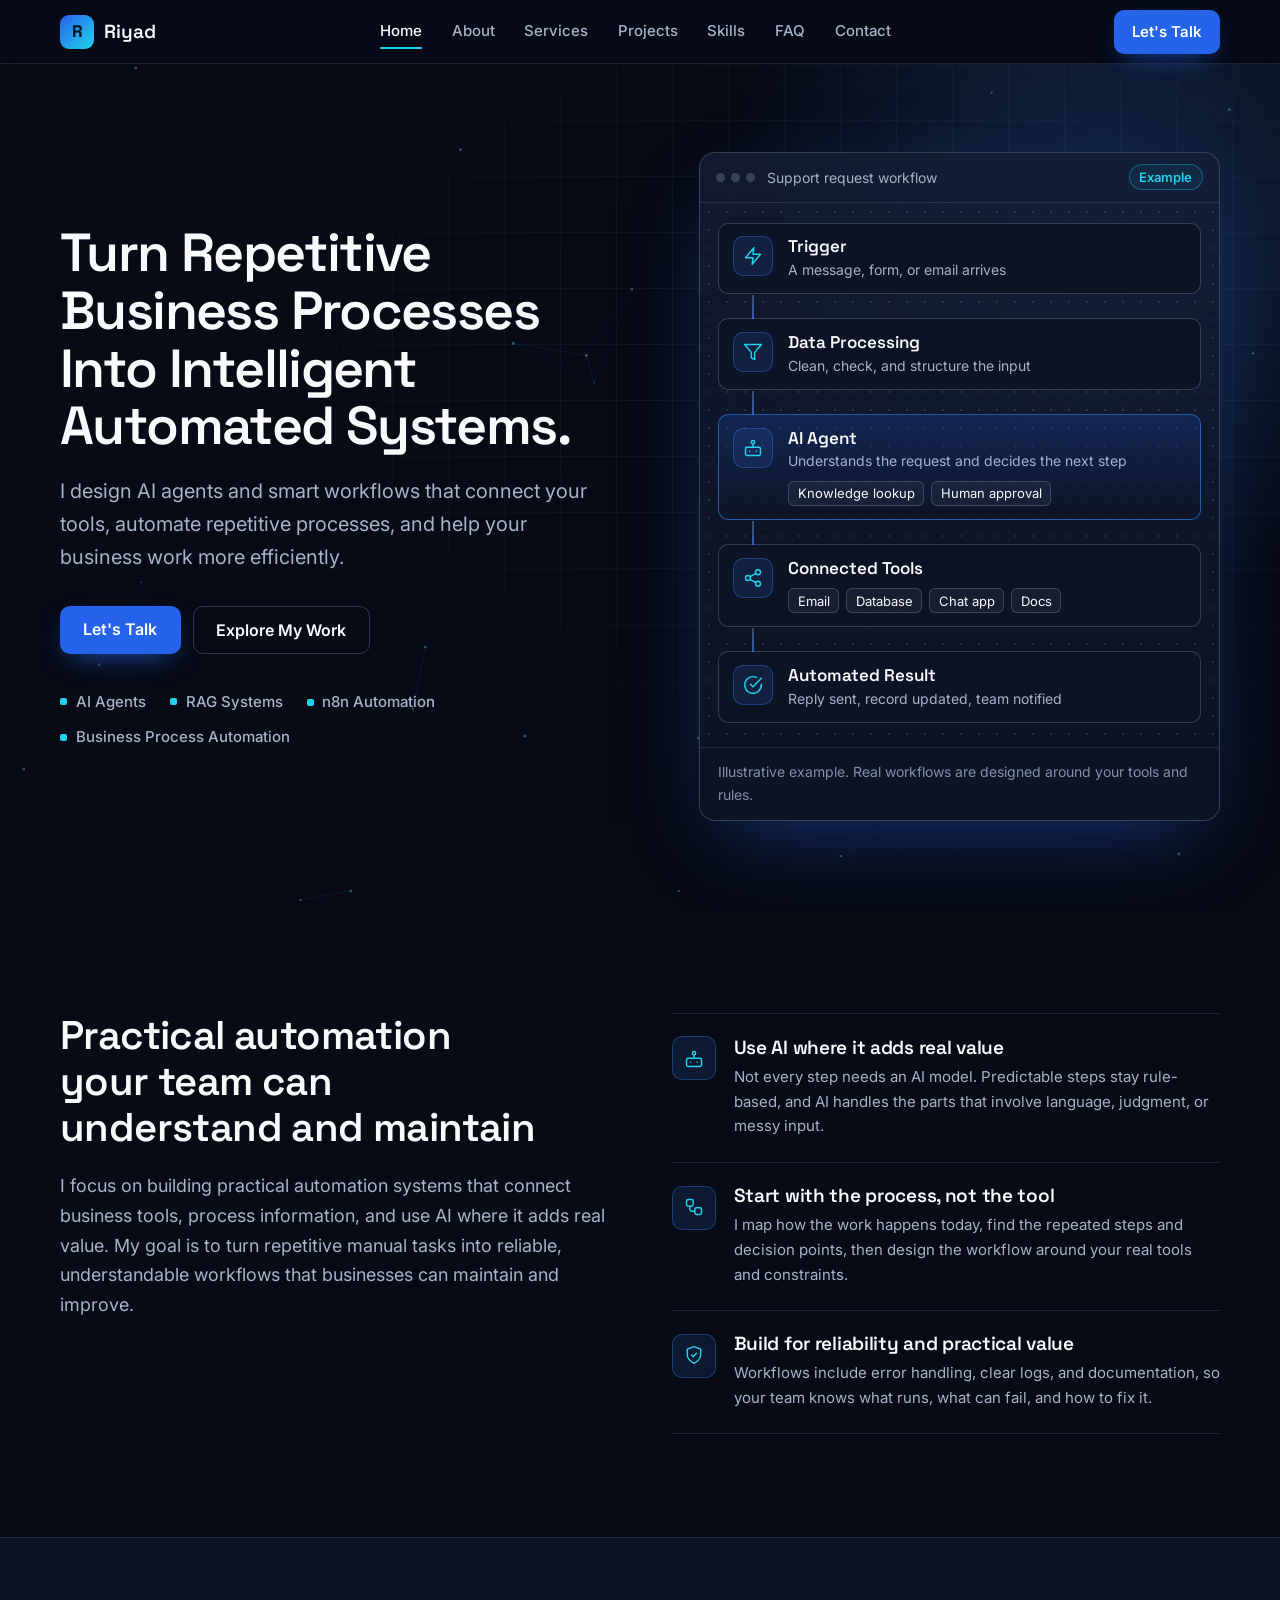
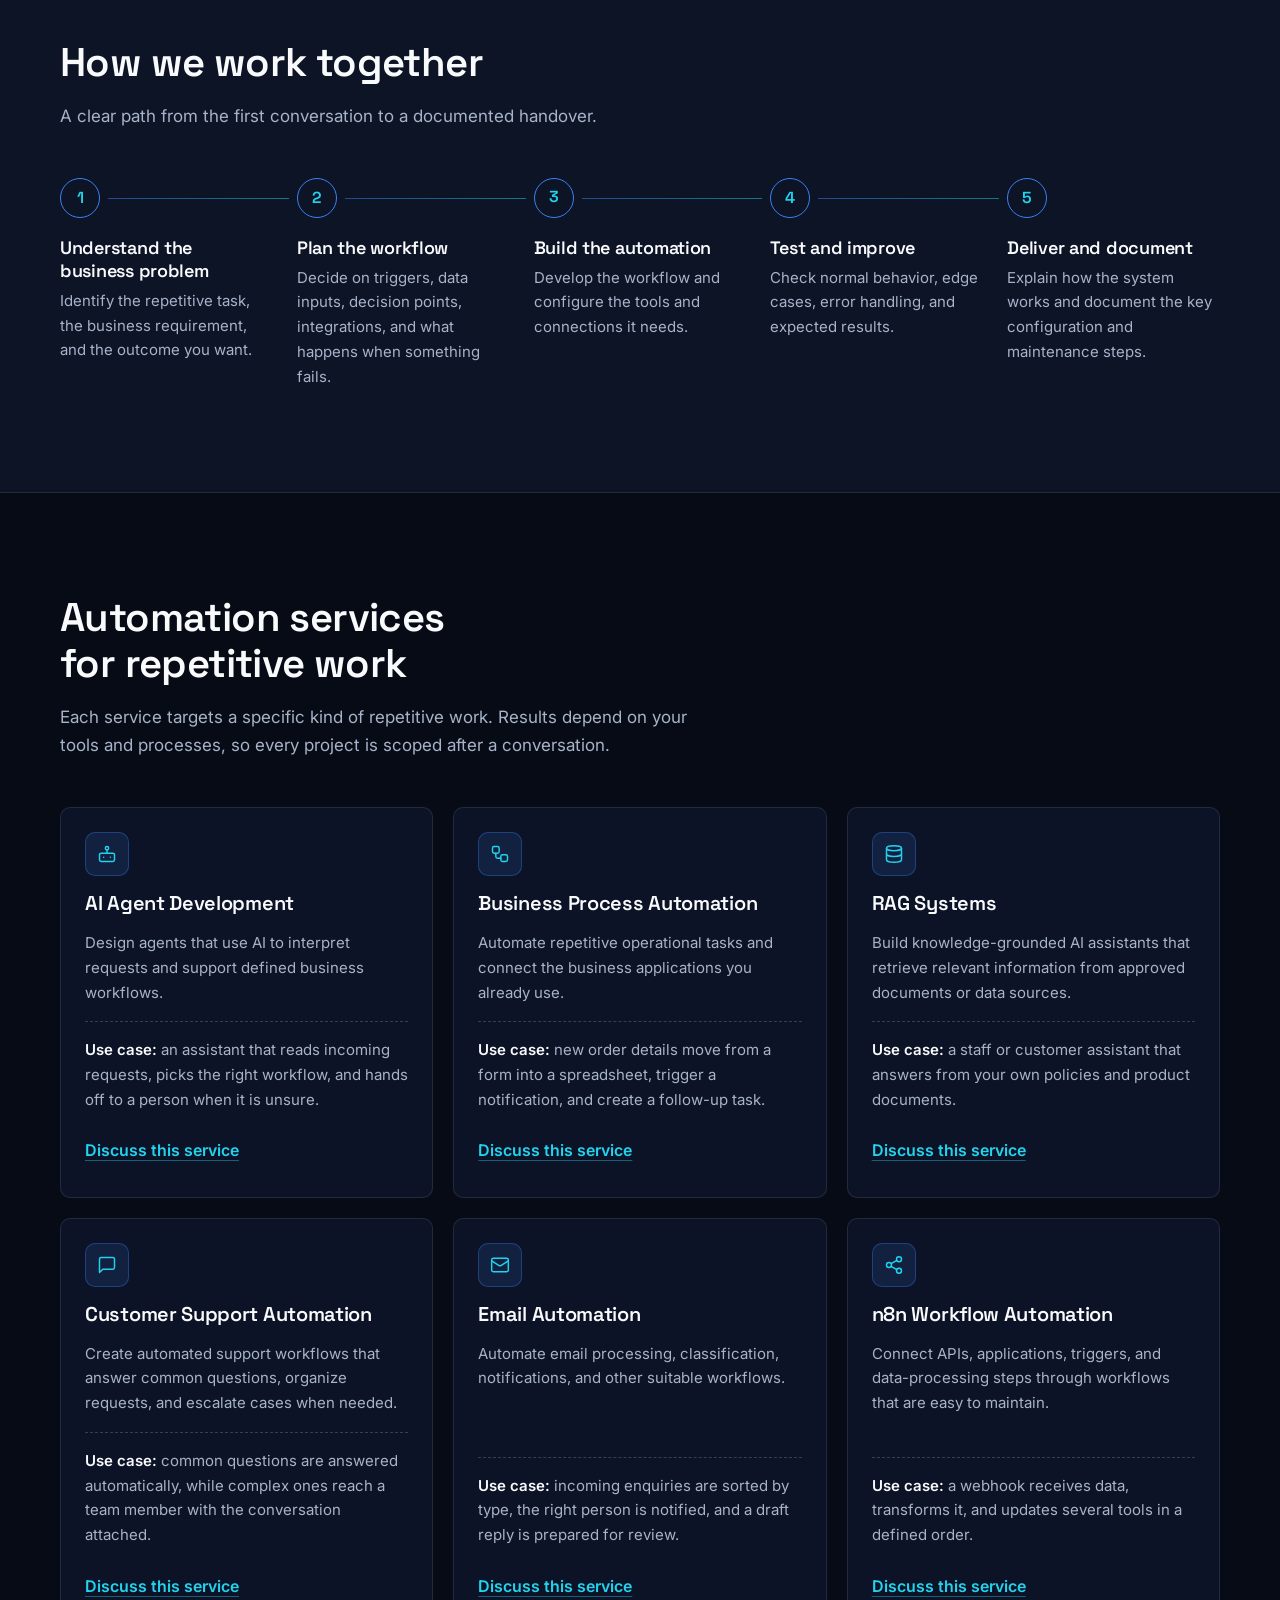
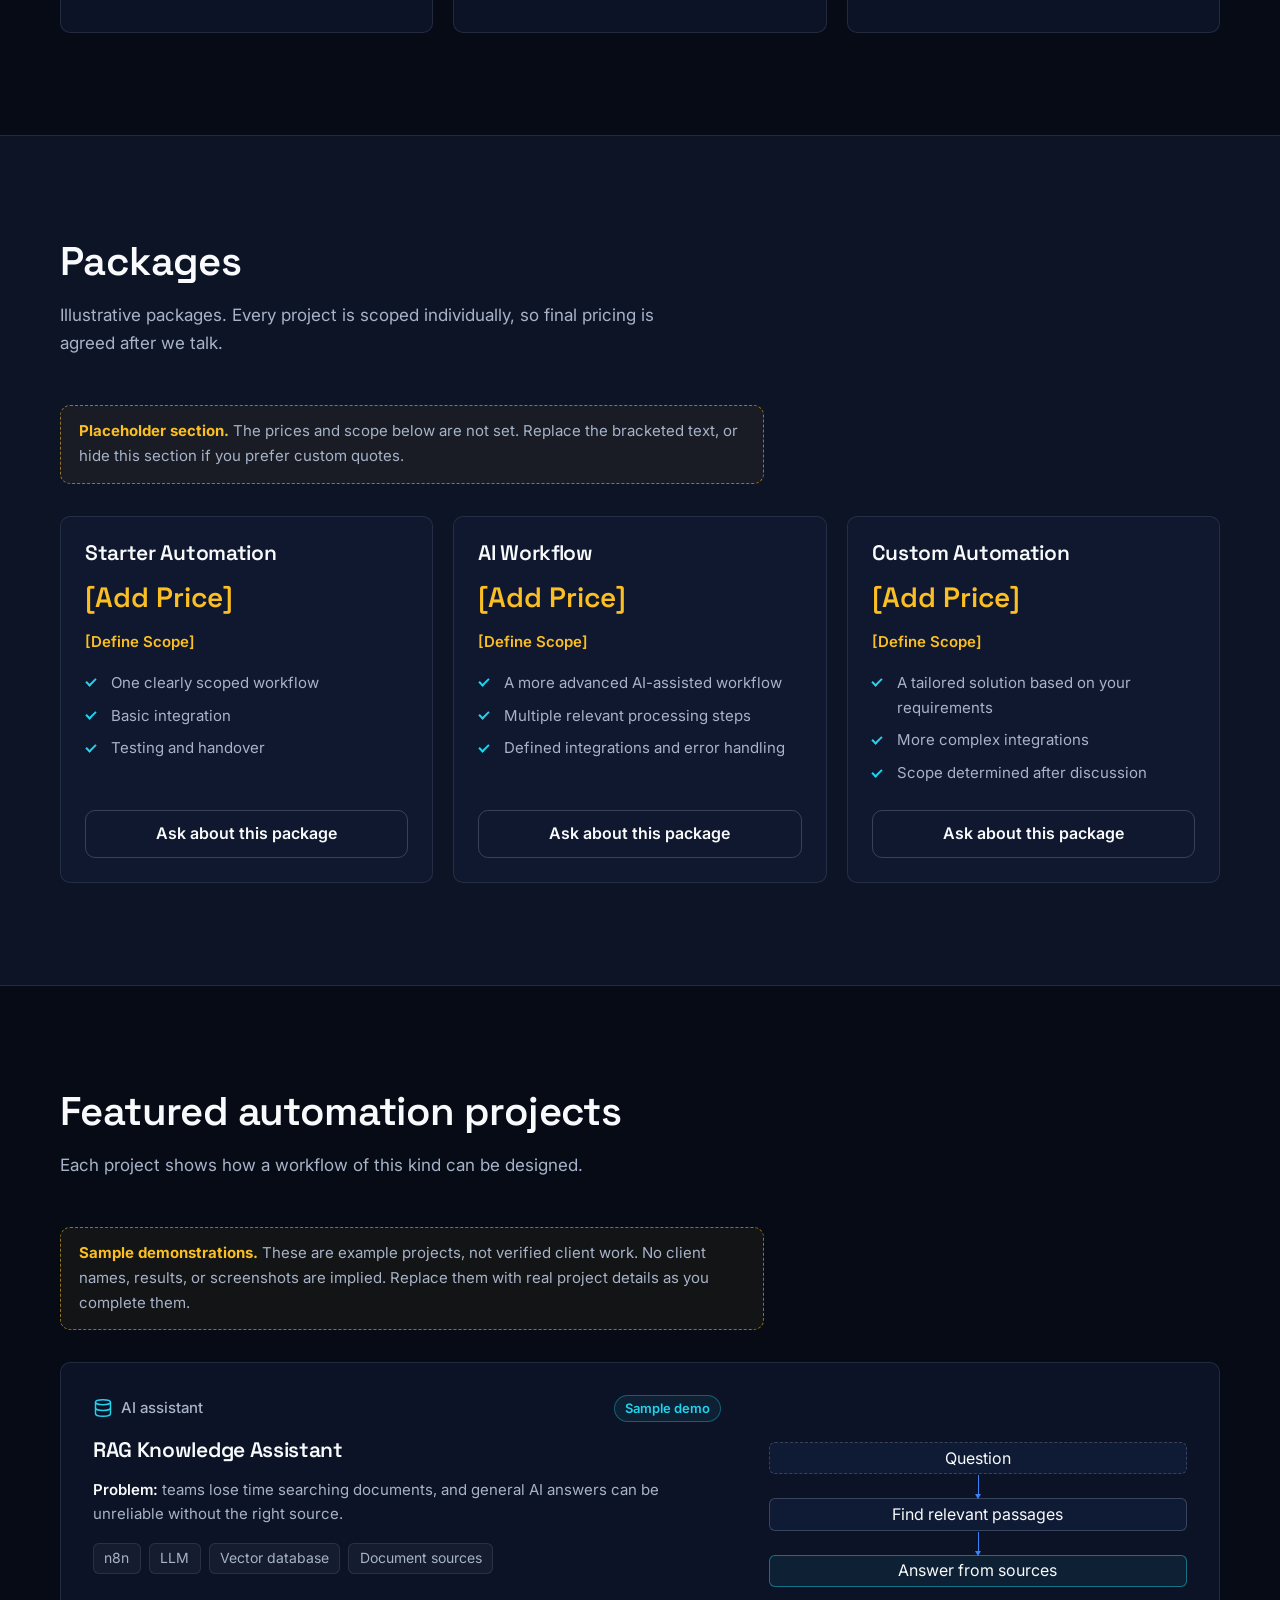
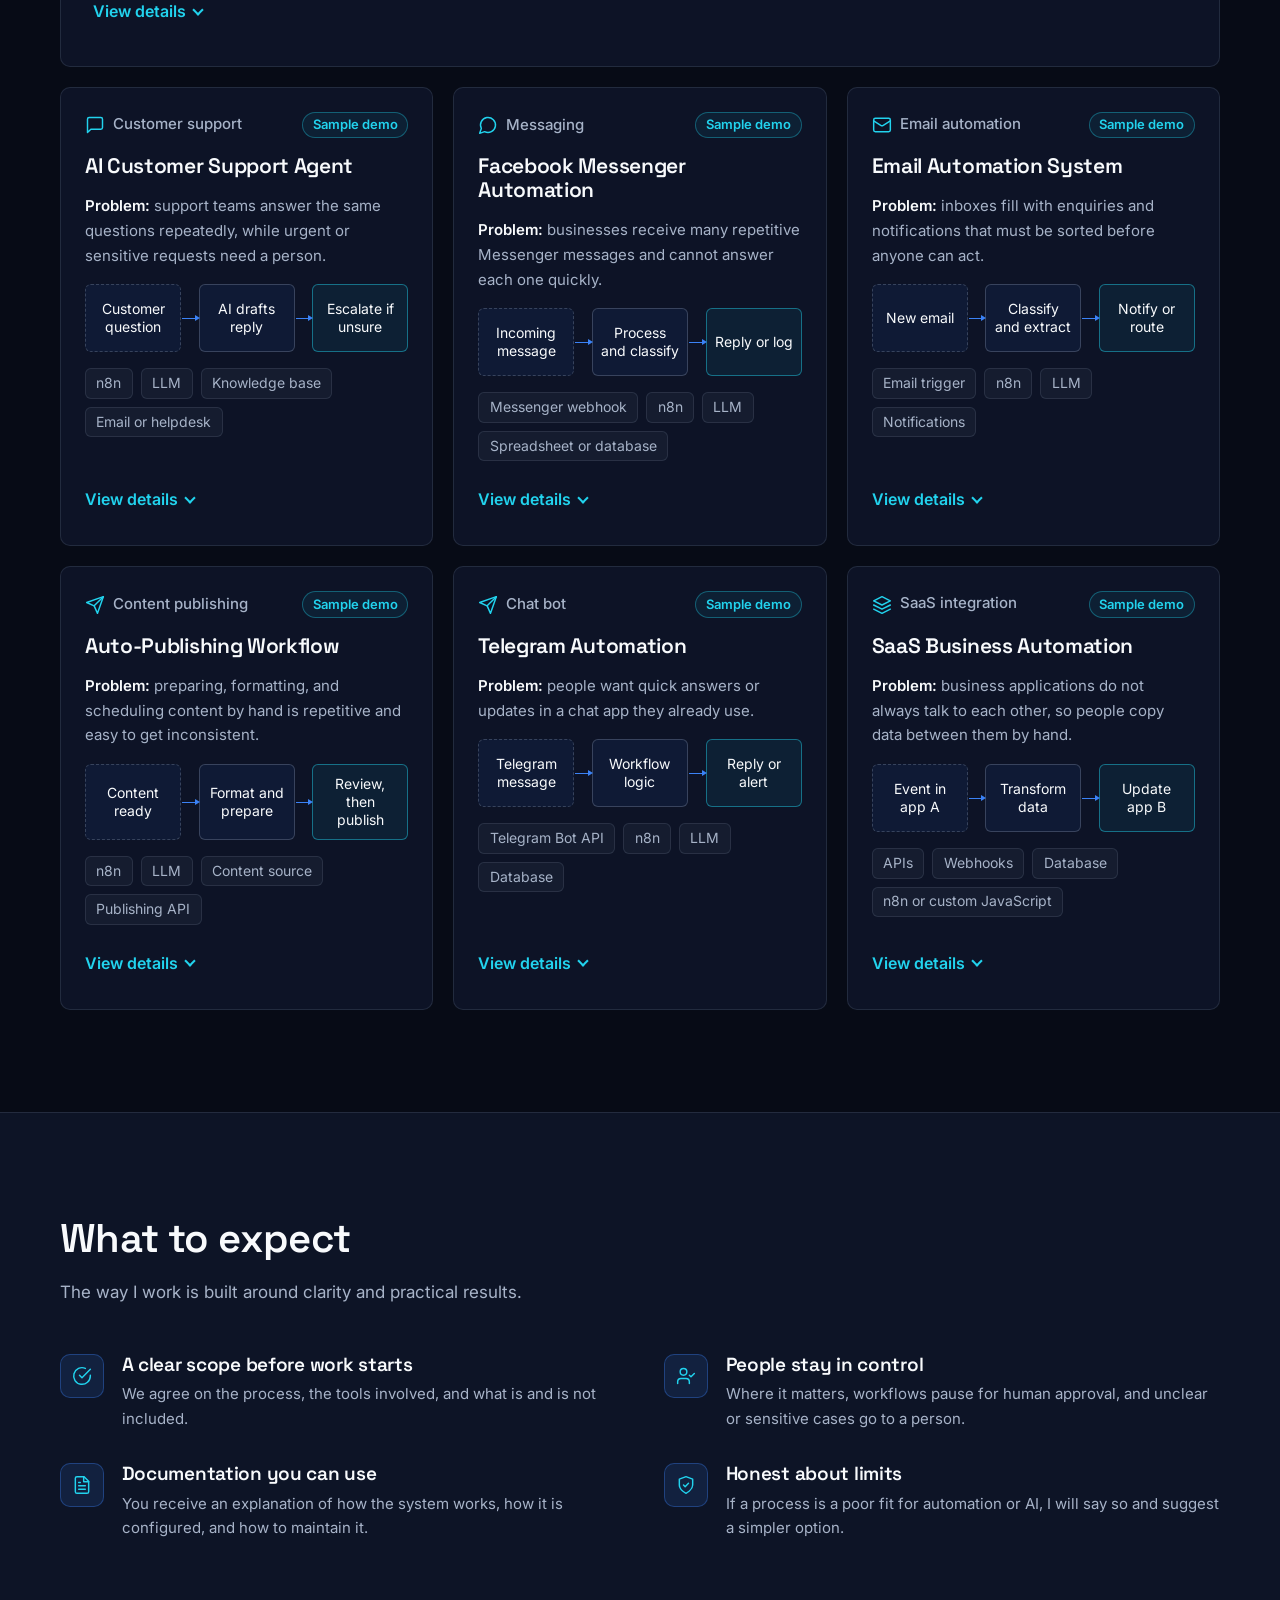
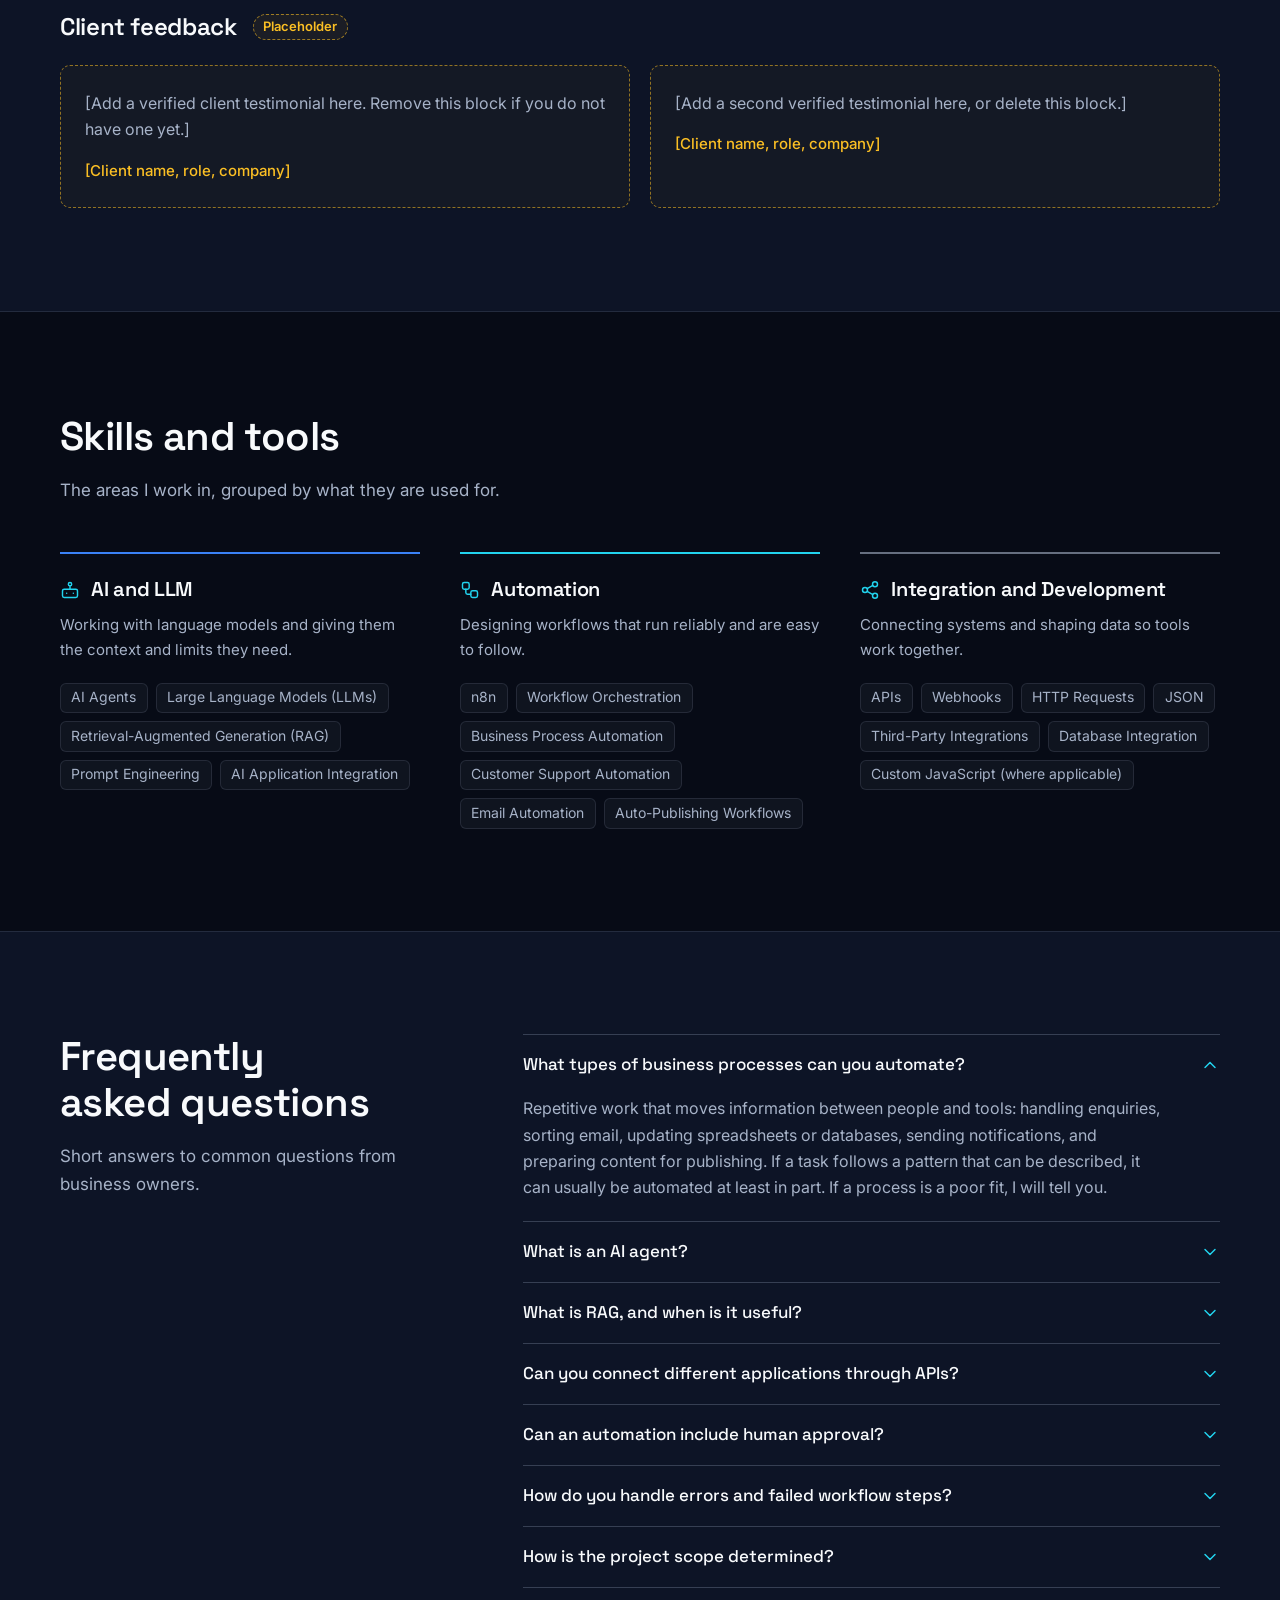
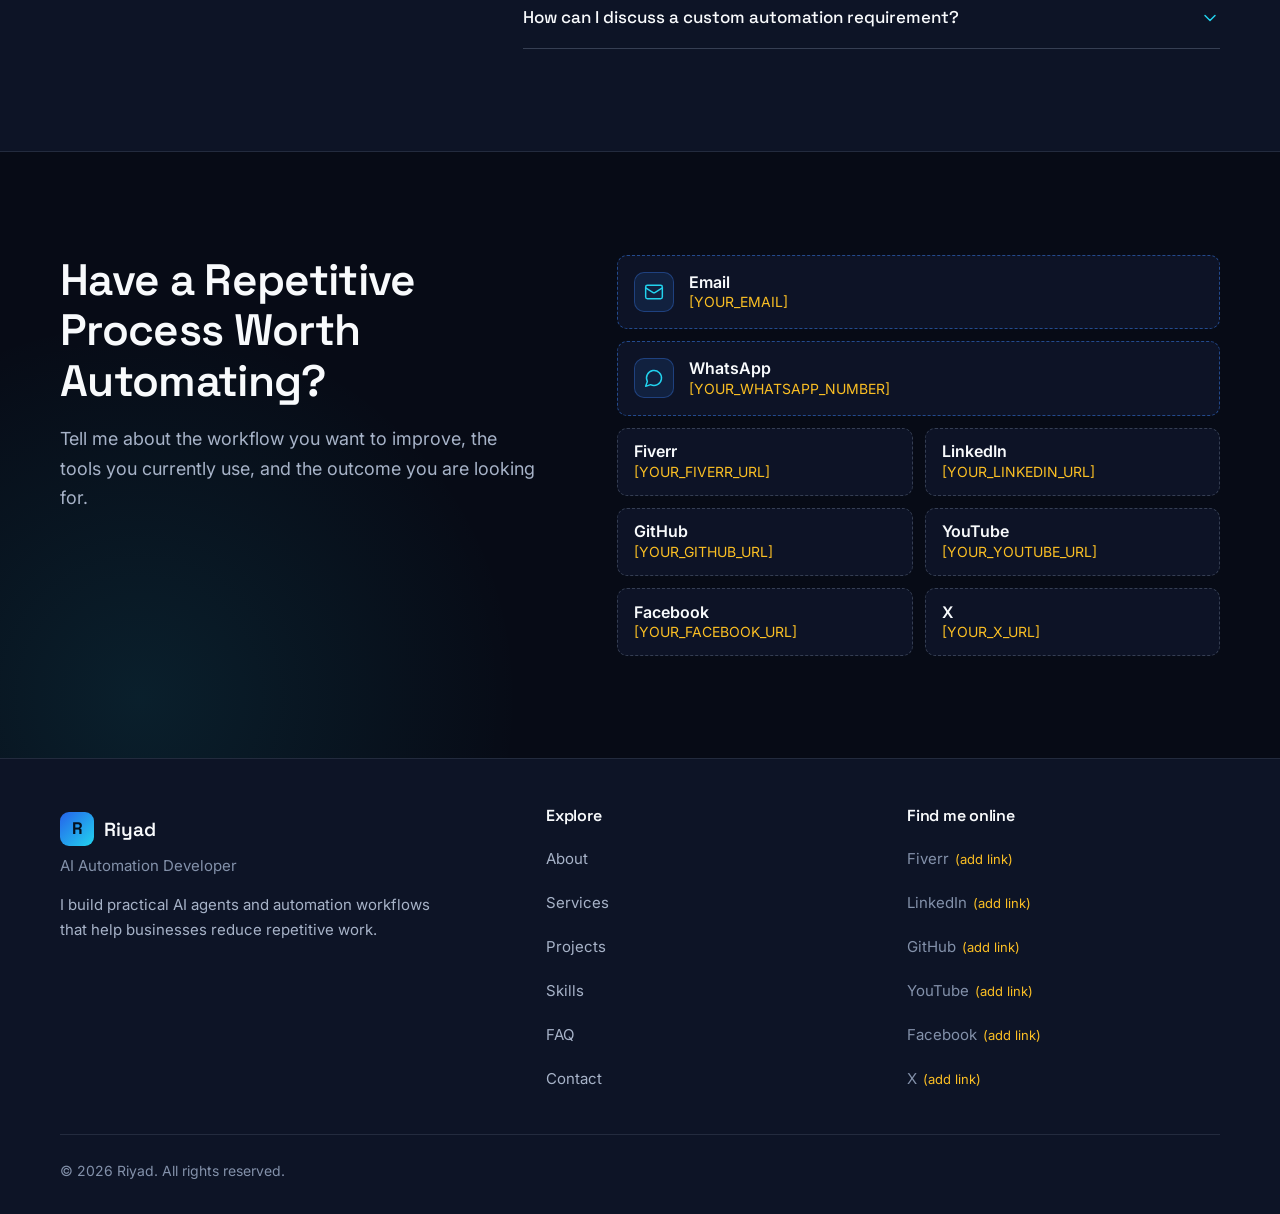
<file: riyad-portfolio/index.html>
<!DOCTYPE html>
<html lang="en" class="no-js">
<head>
  <meta charset="utf-8">
  <meta name="viewport" content="width=device-width, initial-scale=1, viewport-fit=cover">
  <title>Riyad | AI Automation Developer: AI Agents, RAG &amp; n8n Workflows</title>
  <meta name="description" content="Riyad is an AI Automation Developer who builds practical AI agents, RAG systems, and n8n automation workflows that help businesses reduce repetitive work and streamline operations.">
  <meta name="theme-color" content="#070B16">
  <meta name="color-scheme" content="dark">

  <!-- Open Graph. EDIT: add og:url and og:image once the site has a public address and a real image. -->
  <meta property="og:type" content="website">
  <meta property="og:title" content="Riyad | AI Automation Developer">
  <meta property="og:description" content="Practical AI agents and automation workflows that help businesses reduce repetitive work.">
  <meta name="twitter:card" content="summary">

  <link rel="icon" href="data:image/svg+xml,%3Csvg xmlns='http://www.w3.org/2000/svg' viewBox='0 0 32 32'%3E%3Crect width='32' height='32' rx='8' fill='%232563EB'/%3E%3Ctext x='16' y='23' font-size='20' font-weight='700' text-anchor='middle' fill='white' font-family='Arial,sans-serif'%3ER%3C/text%3E%3C/svg%3E">

  <!-- Fonts are optional: if they fail to load, the system-font fallbacks in the CSS are used. -->
  <link rel="preconnect" href="https://fonts.googleapis.com">
  <link rel="preconnect" href="https://fonts.gstatic.com" crossorigin>
  <link href="https://fonts.googleapis.com/css2?family=Inter:wght@400;500;600&amp;family=Space+Grotesk:wght@500;600;700&amp;display=swap" rel="stylesheet">

  <link rel="stylesheet" href="css/styles.css">
  <script>document.documentElement.className = document.documentElement.className.replace('no-js', 'js');</script>
</head>
<body>

<!-- Icon sprite. Each icon is used with <svg class="icon"><use href="#i-name"/></svg> -->
<svg width="0" height="0" style="position:absolute" aria-hidden="true" focusable="false">
  <defs>
    <symbol id="i-zap" viewBox="0 0 24 24"><polygon points="13 2 3 14 12 14 11 22 21 10 12 10 13 2"/></symbol>
    <symbol id="i-filter" viewBox="0 0 24 24"><polygon points="22 3 2 3 10 12.46 10 19 14 21 14 12.46 22 3"/></symbol>
    <symbol id="i-bot" viewBox="0 0 24 24"><rect x="3" y="11" width="18" height="10" rx="2"/><circle cx="12" cy="5" r="2"/><path d="M12 7v4"/><path d="M8 16h.01"/><path d="M16 16h.01"/></symbol>
    <symbol id="i-check-circle" viewBox="0 0 24 24"><path d="M22 11.08V12a10 10 0 1 1-5.93-9.14"/><polyline points="22 4 12 14.01 9 11.01"/></symbol>
    <symbol id="i-workflow" viewBox="0 0 24 24"><rect x="3" y="3" width="8" height="8" rx="2"/><path d="M7 11v4a2 2 0 0 0 2 2h4"/><rect x="13" y="13" width="8" height="8" rx="2"/></symbol>
    <symbol id="i-database" viewBox="0 0 24 24"><ellipse cx="12" cy="5" rx="9" ry="3"/><path d="M3 5v14a9 3 0 0 0 18 0V5"/><path d="M3 12a9 3 0 0 0 18 0"/></symbol>
    <symbol id="i-message-square" viewBox="0 0 24 24"><path d="M21 15a2 2 0 0 1-2 2H7l-4 4V5a2 2 0 0 1 2-2h14a2 2 0 0 1 2 2z"/></symbol>
    <symbol id="i-message-circle" viewBox="0 0 24 24"><path d="M7.9 20A9 9 0 1 0 4 16.1L2 22z"/></symbol>
    <symbol id="i-mail" viewBox="0 0 24 24"><rect x="2" y="4" width="20" height="16" rx="2"/><path d="m22 7-8.97 5.7a1.94 1.94 0 0 1-2.06 0L2 7"/></symbol>
    <symbol id="i-share" viewBox="0 0 24 24"><circle cx="18" cy="5" r="3"/><circle cx="6" cy="12" r="3"/><circle cx="18" cy="19" r="3"/><line x1="8.59" y1="13.51" x2="15.42" y2="17.49"/><line x1="15.41" y1="6.51" x2="8.59" y2="10.49"/></symbol>
    <symbol id="i-send" viewBox="0 0 24 24"><path d="m22 2-7 20-4-9-9-4z"/><path d="M22 2 11 13"/></symbol>
    <symbol id="i-layers" viewBox="0 0 24 24"><polygon points="12 2 2 7 12 12 22 7 12 2"/><polyline points="2 17 12 22 22 17"/><polyline points="2 12 12 17 22 12"/></symbol>
    <symbol id="i-file-text" viewBox="0 0 24 24"><path d="M14.5 2H6a2 2 0 0 0-2 2v16a2 2 0 0 0 2 2h12a2 2 0 0 0 2-2V7.5z"/><polyline points="14 2 14 8 20 8"/><line x1="16" y1="13" x2="8" y2="13"/><line x1="16" y1="17" x2="8" y2="17"/><line x1="10" y1="9" x2="8" y2="9"/></symbol>
    <symbol id="i-user-check" viewBox="0 0 24 24"><circle cx="9" cy="7" r="4"/><path d="M2 21v-2a4 4 0 0 1 4-4h6a4 4 0 0 1 4 4v2"/><path d="m16 11 2 2 4-4"/></symbol>
    <symbol id="i-shield-check" viewBox="0 0 24 24"><path d="M12 22s8-4 8-10V5l-8-3-8 3v7c0 6 8 10 8 10z"/><path d="m9 12 2 2 4-4"/></symbol>
    <symbol id="i-arrow-up-right" viewBox="0 0 24 24"><path d="M7 17 17 7"/><path d="M7 7h10v10"/></symbol>
    <symbol id="i-menu" viewBox="0 0 24 24"><line x1="4" y1="7" x2="20" y2="7"/><line x1="4" y1="12" x2="20" y2="12"/><line x1="4" y1="17" x2="20" y2="17"/></symbol>
    <symbol id="i-x" viewBox="0 0 24 24"><line x1="6" y1="6" x2="18" y2="18"/><line x1="18" y1="6" x2="6" y2="18"/></symbol>
    <symbol id="i-chevron-down" viewBox="0 0 24 24"><path d="m6 9 6 6 6-6"/></symbol>
  </defs>
</svg>

<a class="skip-link" href="#main">Skip to main content</a>

<!-- ======================= HEADER / NAVIGATION ======================= -->
<header class="site-header">
  <div class="container nav-bar">
    <!-- EDIT: brand name -->
    <a class="brand" href="#home" aria-label="Riyad, back to top">
      <span class="brand-mark" aria-hidden="true">R</span>
      <span class="brand-name">Riyad</span>
    </a>

    <button class="nav-toggle" type="button" aria-expanded="false" aria-controls="primary-nav" aria-label="Open menu">
      <svg class="icon icon-open" aria-hidden="true" focusable="false"><use href="#i-menu"/></svg>
      <svg class="icon icon-close" aria-hidden="true" focusable="false"><use href="#i-x"/></svg>
    </button>

    <nav class="nav" id="primary-nav" aria-label="Primary">
      <ul class="nav-links">
        <li><a href="#home" data-nav="home">Home</a></li>
        <li><a href="#about" data-nav="about">About</a></li>
        <li><a href="#services" data-nav="services">Services</a></li>
        <li><a href="#projects" data-nav="projects">Projects</a></li>
        <li><a href="#skills" data-nav="skills">Skills</a></li>
        <li><a href="#faq" data-nav="faq">FAQ</a></li>
        <li><a href="#contact" data-nav="contact">Contact</a></li>
      </ul>
    </nav>

    <a class="btn btn-primary btn-sm nav-cta" href="#contact">Let's Talk</a>
  </div>
</header>

<main id="main">

<!-- ============================ HERO ============================ -->
<section class="hero" id="home" data-spy="home" aria-labelledby="hero-title">
  <canvas class="hero-canvas" aria-hidden="true"></canvas>
  <div class="container hero-grid">

    <div class="hero-copy">
      <!-- EDIT: headline, description, and button text -->
      <h1 id="hero-title">Turn Repetitive Business Processes Into Intelligent Automated Systems.</h1>
      <p class="lead">I design AI agents and smart workflows that connect your tools, automate repetitive processes, and help your business work more efficiently.</p>
      <div class="cta-row">
        <a class="btn btn-primary" href="#contact">Let's Talk</a>
        <a class="btn btn-ghost" href="#projects">Explore My Work</a>
      </div>
      <ul class="capabilities" aria-label="Core capabilities">
        <li>AI Agents</li>
        <li>RAG Systems</li>
        <li>n8n Automation</li>
        <li>Business Process Automation</li>
      </ul>
    </div>

    <div class="hero-visual">
      <figure class="flow-panel" aria-labelledby="flow-caption">
        <div class="flow-head">
          <span class="flow-dots" aria-hidden="true"><i></i><i></i><i></i></span>
          <span>Support request workflow</span>
          <span class="badge badge-demo">Example</span>
        </div>

        <ol class="flow" aria-label="Example automation workflow, five steps">
          <li class="flow-node" style="--i:0">
            <span class="icon-box"><svg class="icon" aria-hidden="true" focusable="false"><use href="#i-zap"/></svg></span>
            <span>
              <span class="node-title">Trigger</span>
              <span class="node-sub">A message, form, or email arrives</span>
            </span>
          </li>
          <li class="flow-node" style="--i:1">
            <span class="icon-box"><svg class="icon" aria-hidden="true" focusable="false"><use href="#i-filter"/></svg></span>
            <span>
              <span class="node-title">Data Processing</span>
              <span class="node-sub">Clean, check, and structure the input</span>
            </span>
          </li>
          <li class="flow-node is-agent" style="--i:2">
            <span class="icon-box"><svg class="icon" aria-hidden="true" focusable="false"><use href="#i-bot"/></svg></span>
            <span>
              <span class="node-title">AI Agent</span>
              <span class="node-sub">Understands the request and decides the next step</span>
              <ul class="node-tags" aria-label="Agent capabilities">
                <li>Knowledge lookup</li>
                <li>Human approval</li>
              </ul>
            </span>
          </li>
          <li class="flow-node" style="--i:3">
            <span class="icon-box"><svg class="icon" aria-hidden="true" focusable="false"><use href="#i-share"/></svg></span>
            <span>
              <span class="node-title">Connected Tools</span>
              <ul class="node-tags" aria-label="Examples of connected tools">
                <li>Email</li>
                <li>Database</li>
                <li>Chat app</li>
                <li>Docs</li>
              </ul>
            </span>
          </li>
          <li class="flow-node" style="--i:4">
            <span class="icon-box"><svg class="icon" aria-hidden="true" focusable="false"><use href="#i-check-circle"/></svg></span>
            <span>
              <span class="node-title">Automated Result</span>
              <span class="node-sub">Reply sent, record updated, team notified</span>
            </span>
          </li>
        </ol>

        <figcaption id="flow-caption">Illustrative example. Real workflows are designed around your tools and rules.</figcaption>
      </figure>
    </div>

  </div>
</section>

<!-- ============================ ABOUT ============================ -->
<section class="section" id="about" data-spy="about" aria-labelledby="about-title">
  <div class="container about-grid">
    <div class="about-main reveal">
      <h2 id="about-title">Practical automation your team can understand and maintain</h2>
      <!-- EDIT: sample text. Replace with your own words. Add a short personal background only if you can support it with facts. -->
      <p class="about-lead">I focus on building practical automation systems that connect business tools, process information, and use AI where it adds real value. My goal is to turn repetitive manual tasks into reliable, understandable workflows that businesses can maintain and improve.</p>
    </div>

    <ul class="principles">
      <li class="principle reveal">
        <span class="icon-box"><svg class="icon" aria-hidden="true" focusable="false"><use href="#i-bot"/></svg></span>
        <div>
          <h3>Use AI where it adds real value</h3>
          <p>Not every step needs an AI model. Predictable steps stay rule-based, and AI handles the parts that involve language, judgment, or messy input.</p>
        </div>
      </li>
      <li class="principle reveal" style="--d:1">
        <span class="icon-box"><svg class="icon" aria-hidden="true" focusable="false"><use href="#i-workflow"/></svg></span>
        <div>
          <h3>Start with the process, not the tool</h3>
          <p>I map how the work happens today, find the repeated steps and decision points, then design the workflow around your real tools and constraints.</p>
        </div>
      </li>
      <li class="principle reveal" style="--d:2">
        <span class="icon-box"><svg class="icon" aria-hidden="true" focusable="false"><use href="#i-shield-check"/></svg></span>
        <div>
          <h3>Build for reliability and practical value</h3>
          <p>Workflows include error handling, clear logs, and documentation, so your team knows what runs, what can fail, and how to fix it.</p>
        </div>
      </li>
    </ul>
  </div>
</section>

<!-- ============================ PROCESS ============================ -->
<section class="section section--alt" id="process" data-spy="about" aria-labelledby="process-title">
  <div class="container">
    <div class="section-head reveal">
      <h2 id="process-title">How we work together</h2>
      <p>A clear path from the first conversation to a documented handover.</p>
    </div>
    <!-- EDIT: steps. Keep the same <li class="step"> structure for each one. -->
    <ol class="steps">
      <li class="step reveal">
        <span class="step-num" aria-hidden="true">1</span>
        <h3>Understand the business problem</h3>
        <p>Identify the repetitive task, the business requirement, and the outcome you want.</p>
      </li>
      <li class="step reveal" style="--d:1">
        <span class="step-num" aria-hidden="true">2</span>
        <h3>Plan the workflow</h3>
        <p>Decide on triggers, data inputs, decision points, integrations, and what happens when something fails.</p>
      </li>
      <li class="step reveal" style="--d:2">
        <span class="step-num" aria-hidden="true">3</span>
        <h3>Build the automation</h3>
        <p>Develop the workflow and configure the tools and connections it needs.</p>
      </li>
      <li class="step reveal" style="--d:3">
        <span class="step-num" aria-hidden="true">4</span>
        <h3>Test and improve</h3>
        <p>Check normal behavior, edge cases, error handling, and expected results.</p>
      </li>
      <li class="step reveal" style="--d:4">
        <span class="step-num" aria-hidden="true">5</span>
        <h3>Deliver and document</h3>
        <p>Explain how the system works and document the key configuration and maintenance steps.</p>
      </li>
    </ol>
  </div>
</section>

<!-- ============================ SERVICES ============================ -->
<section class="section" id="services" data-spy="services" aria-labelledby="services-title">
  <div class="container">
    <div class="section-head reveal">
      <h2 id="services-title">Automation services for repetitive work</h2>
      <p>Each service targets a specific kind of repetitive work. Results depend on your tools and processes, so every project is scoped after a conversation.</p>
    </div>

    <!-- EDIT: services. Copy one <article class="card service"> block to add a service; delete a block to remove one.
         data-topic is the text that pre-fills the email / WhatsApp message when someone clicks the link. -->
    <div class="grid grid-3">
      <article class="card service reveal">
        <span class="icon-box"><svg class="icon" aria-hidden="true" focusable="false"><use href="#i-bot"/></svg></span>
        <h3>AI Agent Development</h3>
        <p>Design agents that use AI to interpret requests and support defined business workflows.</p>
        <p class="usecase"><strong>Use case:</strong> an assistant that reads incoming requests, picks the right workflow, and hands off to a person when it is unsure.</p>
        <a class="text-link" href="#contact" data-topic="AI Agent Development">Discuss this service</a>
      </article>

      <article class="card service reveal" style="--d:1">
        <span class="icon-box"><svg class="icon" aria-hidden="true" focusable="false"><use href="#i-workflow"/></svg></span>
        <h3>Business Process Automation</h3>
        <p>Automate repetitive operational tasks and connect the business applications you already use.</p>
        <p class="usecase"><strong>Use case:</strong> new order details move from a form into a spreadsheet, trigger a notification, and create a follow-up task.</p>
        <a class="text-link" href="#contact" data-topic="Business Process Automation">Discuss this service</a>
      </article>

      <article class="card service reveal" style="--d:2">
        <span class="icon-box"><svg class="icon" aria-hidden="true" focusable="false"><use href="#i-database"/></svg></span>
        <h3>RAG Systems</h3>
        <p>Build knowledge-grounded AI assistants that retrieve relevant information from approved documents or data sources.</p>
        <p class="usecase"><strong>Use case:</strong> a staff or customer assistant that answers from your own policies and product documents.</p>
        <a class="text-link" href="#contact" data-topic="RAG Systems">Discuss this service</a>
      </article>

      <article class="card service reveal">
        <span class="icon-box"><svg class="icon" aria-hidden="true" focusable="false"><use href="#i-message-square"/></svg></span>
        <h3>Customer Support Automation</h3>
        <p>Create automated support workflows that answer common questions, organize requests, and escalate cases when needed.</p>
        <p class="usecase"><strong>Use case:</strong> common questions are answered automatically, while complex ones reach a team member with the conversation attached.</p>
        <a class="text-link" href="#contact" data-topic="Customer Support Automation">Discuss this service</a>
      </article>

      <article class="card service reveal" style="--d:1">
        <span class="icon-box"><svg class="icon" aria-hidden="true" focusable="false"><use href="#i-mail"/></svg></span>
        <h3>Email Automation</h3>
        <p>Automate email processing, classification, notifications, and other suitable workflows.</p>
        <p class="usecase"><strong>Use case:</strong> incoming enquiries are sorted by type, the right person is notified, and a draft reply is prepared for review.</p>
        <a class="text-link" href="#contact" data-topic="Email Automation">Discuss this service</a>
      </article>

      <article class="card service reveal" style="--d:2">
        <span class="icon-box"><svg class="icon" aria-hidden="true" focusable="false"><use href="#i-share"/></svg></span>
        <h3>n8n Workflow Automation</h3>
        <p>Connect APIs, applications, triggers, and data-processing steps through workflows that are easy to maintain.</p>
        <p class="usecase"><strong>Use case:</strong> a webhook receives data, transforms it, and updates several tools in a defined order.</p>
        <a class="text-link" href="#contact" data-topic="n8n Workflow Automation">Discuss this service</a>
      </article>
    </div>
  </div>
</section>

<!-- ============================ PRICING (optional) ============================
     To hide this section: set sections.pricing to false in js/site-config.js,
     or delete everything from this comment down to the closing </section>. -->
<section class="section section--alt" id="pricing" data-spy="services" aria-labelledby="pricing-title">
  <div class="container">
    <div class="section-head reveal">
      <h2 id="pricing-title">Packages</h2>
      <p>Illustrative packages. Every project is scoped individually, so final pricing is agreed after we talk.</p>
    </div>
    <p class="notice reveal"><strong>Placeholder section.</strong> The prices and scope below are not set. Replace the bracketed text, or hide this section if you prefer custom quotes.</p>

    <div class="grid grid-3">
      <article class="card price-card reveal">
        <h3>Starter Automation</h3>
        <p class="price">[Add Price]</p>
        <p class="scope">[Define Scope]</p>
        <ul class="check-list">
          <li>One clearly scoped workflow</li>
          <li>Basic integration</li>
          <li>Testing and handover</li>
        </ul>
        <a class="btn btn-ghost" href="#contact" data-topic="Starter Automation package">Ask about this package</a>
      </article>

      <article class="card price-card reveal" style="--d:1">
        <h3>AI Workflow</h3>
        <p class="price">[Add Price]</p>
        <p class="scope">[Define Scope]</p>
        <ul class="check-list">
          <li>A more advanced AI-assisted workflow</li>
          <li>Multiple relevant processing steps</li>
          <li>Defined integrations and error handling</li>
        </ul>
        <a class="btn btn-ghost" href="#contact" data-topic="AI Workflow package">Ask about this package</a>
      </article>

      <article class="card price-card reveal" style="--d:2">
        <h3>Custom Automation</h3>
        <p class="price">[Add Price]</p>
        <p class="scope">[Define Scope]</p>
        <ul class="check-list">
          <li>A tailored solution based on your requirements</li>
          <li>More complex integrations</li>
          <li>Scope determined after discussion</li>
        </ul>
        <a class="btn btn-ghost" href="#contact" data-topic="Custom Automation package">Ask about this package</a>
      </article>
    </div>
  </div>
</section>

<!-- ============================ PROJECTS ============================ -->
<section class="section" id="projects" data-spy="projects" aria-labelledby="projects-title">
  <div class="container">
    <div class="section-head reveal">
      <h2 id="projects-title">Featured automation projects</h2>
      <p>Each project shows how a workflow of this kind can be designed.</p>
    </div>
    <p class="notice reveal"><strong>Sample demonstrations.</strong> These are example projects, not verified client work. No client names, results, or screenshots are implied. Replace them with real project details as you complete them.</p>

    <!-- EDIT: projects. To add one, copy a whole <article class="card project"> block and change the text.
         To remove one, delete its block. The first project is shown wide (class "project--featured").
         DEMO LINKS: add a "View demo" link inside the details area ONLY when a real URL exists, for example:
         <a class="text-link" href="https://your-real-demo-url">View demo</a> -->
    <div class="projects-grid">

      <article class="card project project--featured reveal">
        <div class="project-head">
          <span class="project-cat"><svg class="icon" aria-hidden="true" focusable="false"><use href="#i-database"/></svg>AI assistant</span>
          <span class="badge badge-demo">Sample demo</span>
        </div>
        <h3>RAG Knowledge Assistant</h3>
        <p class="project-problem"><strong>Problem:</strong> teams lose time searching documents, and general AI answers can be unreliable without the right source.</p>
        <ol class="mini-flow" aria-label="Workflow steps">
          <li>Question</li>
          <li>Find relevant passages</li>
          <li>Answer from sources</li>
        </ol>
        <ul class="tags" aria-label="Tools used">
          <li>n8n</li><li>LLM</li><li>Vector database</li><li>Document sources</li>
        </ul>
        <details class="project-more">
          <summary><span class="when-closed">View details</span><span class="when-open">Hide details</span></summary>
          <div class="project-more-body">
            <h4>Approach</h4>
            <p>Approved documents are split into passages and indexed. When someone asks a question, the workflow retrieves the most relevant passages and gives them to the language model, which answers using that material.</p>
            <h4>Key features</h4>
            <ul class="check-list">
              <li>Answers grounded in approved documents</li>
              <li>Can show which source an answer came from</li>
              <li>Clear fallback when nothing relevant is found</li>
              <li>Designed so documents can be refreshed as information changes</li>
            </ul>
          </div>
        </details>
      </article>

      <article class="card project reveal">
        <div class="project-head">
          <span class="project-cat"><svg class="icon" aria-hidden="true" focusable="false"><use href="#i-message-square"/></svg>Customer support</span>
          <span class="badge badge-demo">Sample demo</span>
        </div>
        <h3>AI Customer Support Agent</h3>
        <p class="project-problem"><strong>Problem:</strong> support teams answer the same questions repeatedly, while urgent or sensitive requests need a person.</p>
        <ol class="mini-flow" aria-label="Workflow steps">
          <li>Customer question</li>
          <li>AI drafts reply</li>
          <li>Escalate if unsure</li>
        </ol>
        <ul class="tags" aria-label="Tools used">
          <li>n8n</li><li>LLM</li><li>Knowledge base</li><li>Email or helpdesk</li>
        </ul>
        <details class="project-more">
          <summary><span class="when-closed">View details</span><span class="when-open">Hide details</span></summary>
          <div class="project-more-body">
            <h4>Approach</h4>
            <p>The agent classifies each request, answers common questions from approved information, and routes anything unclear, sensitive, or high priority to a person with the conversation attached.</p>
            <h4>Key features</h4>
            <ul class="check-list">
              <li>Common questions handled automatically</li>
              <li>Defined escalation path to a human</li>
              <li>Conversation context passed to the team</li>
              <li>Rules for topics the agent must not answer</li>
            </ul>
          </div>
        </details>
      </article>

      <article class="card project reveal" style="--d:1">
        <div class="project-head">
          <span class="project-cat"><svg class="icon" aria-hidden="true" focusable="false"><use href="#i-message-circle"/></svg>Messaging</span>
          <span class="badge badge-demo">Sample demo</span>
        </div>
        <h3>Facebook Messenger Automation</h3>
        <p class="project-problem"><strong>Problem:</strong> businesses receive many repetitive Messenger messages and cannot answer each one quickly.</p>
        <ol class="mini-flow" aria-label="Workflow steps">
          <li>Incoming message</li>
          <li>Process and classify</li>
          <li>Reply or log</li>
        </ol>
        <ul class="tags" aria-label="Tools used">
          <li>Messenger webhook</li><li>n8n</li><li>LLM</li><li>Spreadsheet or database</li>
        </ul>
        <details class="project-more">
          <summary><span class="when-closed">View details</span><span class="when-open">Hide details</span></summary>
          <div class="project-more-body">
            <h4>Approach</h4>
            <p>A webhook receives each incoming message. The workflow extracts the details, applies rules or an AI step to decide what to do, then sends a reply or records the request for follow-up.</p>
            <h4>Key features</h4>
            <ul class="check-list">
              <li>Webhook-based message intake</li>
              <li>Replies for common requests</li>
              <li>Requests logged for follow-up</li>
              <li>Handover to a person for complex cases</li>
              <li>Built within the platform's API and policy requirements</li>
            </ul>
          </div>
        </details>
      </article>

      <article class="card project reveal" style="--d:2">
        <div class="project-head">
          <span class="project-cat"><svg class="icon" aria-hidden="true" focusable="false"><use href="#i-mail"/></svg>Email automation</span>
          <span class="badge badge-demo">Sample demo</span>
        </div>
        <h3>Email Automation System</h3>
        <p class="project-problem"><strong>Problem:</strong> inboxes fill with enquiries and notifications that must be sorted before anyone can act.</p>
        <ol class="mini-flow" aria-label="Workflow steps">
          <li>New email</li>
          <li>Classify and extract</li>
          <li>Notify or route</li>
        </ol>
        <ul class="tags" aria-label="Tools used">
          <li>Email trigger</li><li>n8n</li><li>LLM</li><li>Notifications</li>
        </ul>
        <details class="project-more">
          <summary><span class="when-closed">View details</span><span class="when-open">Hide details</span></summary>
          <div class="project-more-body">
            <h4>Approach</h4>
            <p>Each incoming message is read by the workflow, classified, and its key details extracted. Depending on the rules, it sends a notification, updates a record, or prepares a draft for review.</p>
            <h4>Key features</h4>
            <ul class="check-list">
              <li>Automatic categorizing of incoming email</li>
              <li>Key details extracted into a structured record</li>
              <li>Notifications to the right person or channel</li>
              <li>Draft replies held for human approval</li>
            </ul>
          </div>
        </details>
      </article>

      <article class="card project reveal">
        <div class="project-head">
          <span class="project-cat"><svg class="icon" aria-hidden="true" focusable="false"><use href="#i-send"/></svg>Content publishing</span>
          <span class="badge badge-demo">Sample demo</span>
        </div>
        <h3>Auto-Publishing Workflow</h3>
        <p class="project-problem"><strong>Problem:</strong> preparing, formatting, and scheduling content by hand is repetitive and easy to get inconsistent.</p>
        <ol class="mini-flow" aria-label="Workflow steps">
          <li>Content ready</li>
          <li>Format and prepare</li>
          <li>Review, then publish</li>
        </ol>
        <ul class="tags" aria-label="Tools used">
          <li>n8n</li><li>LLM</li><li>Content source</li><li>Publishing API</li>
        </ul>
        <details class="project-more">
          <summary><span class="when-closed">View details</span><span class="when-open">Hide details</span></summary>
          <div class="project-more-body">
            <h4>Approach</h4>
            <p>Content is collected from a defined source, prepared in the required format, and placed in a review queue. After approval, it is published or scheduled through the target platform's API.</p>
            <h4>Key features</h4>
            <ul class="check-list">
              <li>Consistent formatting steps</li>
              <li>Human review before anything goes live</li>
              <li>Scheduling where the platform allows it</li>
              <li>A log of what was published</li>
            </ul>
          </div>
        </details>
      </article>

      <article class="card project reveal" style="--d:1">
        <div class="project-head">
          <span class="project-cat"><svg class="icon" aria-hidden="true" focusable="false"><use href="#i-send"/></svg>Chat bot</span>
          <span class="badge badge-demo">Sample demo</span>
        </div>
        <h3>Telegram Automation</h3>
        <p class="project-problem"><strong>Problem:</strong> people want quick answers or updates in a chat app they already use.</p>
        <ol class="mini-flow" aria-label="Workflow steps">
          <li>Telegram message</li>
          <li>Workflow logic</li>
          <li>Reply or alert</li>
        </ol>
        <ul class="tags" aria-label="Tools used">
          <li>Telegram Bot API</li><li>n8n</li><li>LLM</li><li>Database</li>
        </ul>
        <details class="project-more">
          <summary><span class="when-closed">View details</span><span class="when-open">Hide details</span></summary>
          <div class="project-more-body">
            <h4>Approach</h4>
            <p>A Telegram bot passes commands and messages to an n8n workflow, which looks up information, runs the needed steps, and replies in the chat.</p>
            <h4>Key features</h4>
            <ul class="check-list">
              <li>Command-based and free-text interaction</li>
              <li>Alerts and notifications sent to chats</li>
              <li>Connection to databases, sheets, or APIs</li>
              <li>Optional AI replies for open questions</li>
            </ul>
          </div>
        </details>
      </article>

      <article class="card project reveal" style="--d:2">
        <div class="project-head">
          <span class="project-cat"><svg class="icon" aria-hidden="true" focusable="false"><use href="#i-layers"/></svg>SaaS integration</span>
          <span class="badge badge-demo">Sample demo</span>
        </div>
        <h3>SaaS Business Automation</h3>
        <p class="project-problem"><strong>Problem:</strong> business applications do not always talk to each other, so people copy data between them by hand.</p>
        <ol class="mini-flow" aria-label="Workflow steps">
          <li>Event in app A</li>
          <li>Transform data</li>
          <li>Update app B</li>
        </ol>
        <ul class="tags" aria-label="Tools used">
          <li>APIs</li><li>Webhooks</li><li>Database</li><li>n8n or custom JavaScript</li>
        </ul>
        <details class="project-more">
          <summary><span class="when-closed">View details</span><span class="when-open">Hide details</span></summary>
          <div class="project-more-body">
            <h4>Approach</h4>
            <p>APIs and webhooks connect the application components. The workflow maps data between systems, runs checks, and handles failed requests with retries and alerts.</p>
            <h4>Key features</h4>
            <ul class="check-list">
              <li>API and webhook integrations</li>
              <li>Data mapping and validation</li>
              <li>Error handling and failure alerts</li>
              <li>Process documentation for handover</li>
            </ul>
          </div>
        </details>
      </article>

    </div>
  </div>
</section>

<!-- ============================ WHAT TO EXPECT + TESTIMONIALS ============================ -->
<section class="section section--alt" id="expect" data-spy="projects" aria-labelledby="expect-title">
  <div class="container">
    <div class="section-head reveal">
      <h2 id="expect-title">What to expect</h2>
      <p>The way I work is built around clarity and practical results.</p>
    </div>

    <div class="expect-grid">
      <div class="expect-item reveal">
        <span class="icon-box"><svg class="icon" aria-hidden="true" focusable="false"><use href="#i-check-circle"/></svg></span>
        <div>
          <h3>A clear scope before work starts</h3>
          <p>We agree on the process, the tools involved, and what is and is not included.</p>
        </div>
      </div>
      <div class="expect-item reveal" style="--d:1">
        <span class="icon-box"><svg class="icon" aria-hidden="true" focusable="false"><use href="#i-user-check"/></svg></span>
        <div>
          <h3>People stay in control</h3>
          <p>Where it matters, workflows pause for human approval, and unclear or sensitive cases go to a person.</p>
        </div>
      </div>
      <div class="expect-item reveal">
        <span class="icon-box"><svg class="icon" aria-hidden="true" focusable="false"><use href="#i-file-text"/></svg></span>
        <div>
          <h3>Documentation you can use</h3>
          <p>You receive an explanation of how the system works, how it is configured, and how to maintain it.</p>
        </div>
      </div>
      <div class="expect-item reveal" style="--d:1">
        <span class="icon-box"><svg class="icon" aria-hidden="true" focusable="false"><use href="#i-shield-check"/></svg></span>
        <div>
          <h3>Honest about limits</h3>
          <p>If a process is a poor fit for automation or AI, I will say so and suggest a simpler option.</p>
        </div>
      </div>
    </div>

    <!-- TESTIMONIALS (optional).
         To hide: set sections.testimonials to false in js/site-config.js, or delete this whole <div id="testimonials">.
         Only add REAL, verified testimonials. Never invent a client or a quote. -->
    <div class="testimonials" id="testimonials">
      <div class="testimonials-head reveal">
        <h3>Client feedback</h3>
        <span class="badge badge-placeholder">Placeholder</span>
      </div>
      <div class="testimonial-grid">
        <figure class="testimonial reveal">
          <p>[Add a verified client testimonial here. Remove this block if you do not have one yet.]</p>
          <figcaption>[Client name, role, company]</figcaption>
        </figure>
        <figure class="testimonial reveal" style="--d:1">
          <p>[Add a second verified testimonial here, or delete this block.]</p>
          <figcaption>[Client name, role, company]</figcaption>
        </figure>
      </div>
    </div>
  </div>
</section>

<!-- ============================ SKILLS ============================ -->
<section class="section" id="skills" data-spy="skills" aria-labelledby="skills-title">
  <div class="container">
    <div class="section-head reveal">
      <h2 id="skills-title">Skills and tools</h2>
      <p>The areas I work in, grouped by what they are used for.</p>
    </div>

    <!-- EDIT: skills. Add or remove <li> items inside each list. The title text appears as a hover tooltip. -->
    <div class="skills-grid">
      <div class="skill-group reveal">
        <h3><svg class="icon" aria-hidden="true" focusable="false"><use href="#i-bot"/></svg>AI and LLM</h3>
        <p>Working with language models and giving them the context and limits they need.</p>
        <ul class="tags">
          <li title="AI systems that interpret a request and take defined actions">AI Agents</li>
          <li title="Models that understand and generate text">Large Language Models (LLMs)</li>
          <li title="Answers grounded in documents retrieved at question time">Retrieval-Augmented Generation (RAG)</li>
          <li title="Writing clear instructions that guide model behavior">Prompt Engineering</li>
          <li title="Connecting AI models to business tools and data">AI Application Integration</li>
        </ul>
      </div>

      <div class="skill-group reveal" style="--d:1">
        <h3><svg class="icon" aria-hidden="true" focusable="false"><use href="#i-workflow"/></svg>Automation</h3>
        <p>Designing workflows that run reliably and are easy to follow.</p>
        <ul class="tags">
          <li title="Visual workflow automation platform">n8n</li>
          <li title="Coordinating multi-step processes in the right order">Workflow Orchestration</li>
          <li title="Automating repeated operational tasks">Business Process Automation</li>
          <li title="Answering, sorting, and escalating support requests">Customer Support Automation</li>
          <li title="Processing, sorting, and sending email automatically">Email Automation</li>
          <li title="Preparing and publishing content, with review where needed">Auto-Publishing Workflows</li>
        </ul>
      </div>

      <div class="skill-group reveal" style="--d:2">
        <h3><svg class="icon" aria-hidden="true" focusable="false"><use href="#i-share"/></svg>Integration and Development</h3>
        <p>Connecting systems and shaping data so tools work together.</p>
        <ul class="tags">
          <li title="Ways for applications to exchange data">APIs</li>
          <li title="Event notifications sent from one app to another">Webhooks</li>
          <li title="Requests sent to web services">HTTP Requests</li>
          <li title="A common format for structured data">JSON</li>
          <li title="Connecting to external services and platforms">Third-Party Integrations</li>
          <li title="Reading and writing records in databases">Database Integration</li>
          <li title="Used where a workflow needs custom logic">Custom JavaScript (where applicable)</li>
        </ul>
      </div>
    </div>
  </div>
</section>

<!-- ============================ FAQ ============================ -->
<section class="section section--alt" id="faq" data-spy="faq" aria-labelledby="faq-title">
  <div class="container faq-layout">
    <div class="section-head reveal">
      <h2 id="faq-title">Frequently asked questions</h2>
      <p>Short answers to common questions from business owners.</p>
    </div>

    <!-- EDIT: questions and answers. Keep the button id / panel id pairs matching (faq-q1 / faq-a1, and so on). -->
    <div class="faq-list">
      <div class="faq-item">
        <h3><button class="faq-q" type="button" id="faq-q1" aria-controls="faq-a1"><span>What types of business processes can you automate?</span><svg class="icon" aria-hidden="true" focusable="false"><use href="#i-chevron-down"/></svg></button></h3>
        <div class="faq-a" id="faq-a1" role="region" aria-labelledby="faq-q1"><div class="faq-a-inner"><p>Repetitive work that moves information between people and tools: handling enquiries, sorting email, updating spreadsheets or databases, sending notifications, and preparing content for publishing. If a task follows a pattern that can be described, it can usually be automated at least in part. If a process is a poor fit, I will tell you.</p></div></div>
      </div>
      <div class="faq-item">
        <h3><button class="faq-q" type="button" id="faq-q2" aria-controls="faq-a2"><span>What is an AI agent?</span><svg class="icon" aria-hidden="true" focusable="false"><use href="#i-chevron-down"/></svg></button></h3>
        <div class="faq-a" id="faq-a2" role="region" aria-labelledby="faq-q2"><div class="faq-a-inner"><p>An AI agent is a program that uses an AI model to understand a request, decide what to do next, and use connected tools to do it, such as looking up information or sending a message. I design agents with clear limits so they stay within the tasks you define.</p></div></div>
      </div>
      <div class="faq-item">
        <h3><button class="faq-q" type="button" id="faq-q3" aria-controls="faq-a3"><span>What is RAG, and when is it useful?</span><svg class="icon" aria-hidden="true" focusable="false"><use href="#i-chevron-down"/></svg></button></h3>
        <div class="faq-a" id="faq-a3" role="region" aria-labelledby="faq-q3"><div class="faq-a-inner"><p>RAG (retrieval-augmented generation) lets an AI assistant look up relevant passages from your own documents before it answers. Its replies are then based on your approved information instead of only general knowledge. It is useful for customer support, internal knowledge, and product questions.</p></div></div>
      </div>
      <div class="faq-item">
        <h3><button class="faq-q" type="button" id="faq-q4" aria-controls="faq-a4"><span>Can you connect different applications through APIs?</span><svg class="icon" aria-hidden="true" focusable="false"><use href="#i-chevron-down"/></svg></button></h3>
        <div class="faq-a" id="faq-a4" role="region" aria-labelledby="faq-q4"><div class="faq-a-inner"><p>Yes, when the applications offer an API or webhooks, which most business tools do. I connect them so data moves automatically. Some tools limit access, so I check what is possible with your specific apps before planning the work.</p></div></div>
      </div>
      <div class="faq-item">
        <h3><button class="faq-q" type="button" id="faq-q5" aria-controls="faq-a5"><span>Can an automation include human approval?</span><svg class="icon" aria-hidden="true" focusable="false"><use href="#i-chevron-down"/></svg></button></h3>
        <div class="faq-a" id="faq-a5" role="region" aria-labelledby="faq-q5"><div class="faq-a-inner"><p>Yes. A workflow can pause and ask a person to approve, edit, or reject a step, such as a drafted email or a post, before it continues. I recommend this for anything customer-facing or sensitive.</p></div></div>
      </div>
      <div class="faq-item">
        <h3><button class="faq-q" type="button" id="faq-q6" aria-controls="faq-a6"><span>How do you handle errors and failed workflow steps?</span><svg class="icon" aria-hidden="true" focusable="false"><use href="#i-chevron-down"/></svg></button></h3>
        <div class="faq-a" id="faq-a6" role="region" aria-labelledby="faq-q6"><div class="faq-a-inner"><p>Failures are planned for during design: retries for temporary problems, clear error messages, alerts to the right person, and a record of what failed so it can be fixed or re-run. Error handling is part of testing, not an afterthought.</p></div></div>
      </div>
      <div class="faq-item">
        <h3><button class="faq-q" type="button" id="faq-q7" aria-controls="faq-a7"><span>How is the project scope determined?</span><svg class="icon" aria-hidden="true" focusable="false"><use href="#i-chevron-down"/></svg></button></h3>
        <div class="faq-a" id="faq-a7" role="region" aria-labelledby="faq-q7"><div class="faq-a-inner"><p>We start with a conversation about the process, the tools you use, and the outcome you want. I then outline the workflow, the integrations, and what is and is not included, so that scope, timing, and pricing are agreed before work begins.</p></div></div>
      </div>
      <div class="faq-item">
        <h3><button class="faq-q" type="button" id="faq-q8" aria-controls="faq-a8"><span>How can I discuss a custom automation requirement?</span><svg class="icon" aria-hidden="true" focusable="false"><use href="#i-chevron-down"/></svg></button></h3>
        <div class="faq-a" id="faq-a8" role="region" aria-labelledby="faq-q8"><div class="faq-a-inner"><p>Send a short description of the process, the tools you use, and the result you want, using the email or WhatsApp options in the <a href="#contact">contact section</a>.</p></div></div>
      </div>
    </div>
  </div>
</section>

<!-- ============================ CONTACT ============================ -->
<section class="section contact" id="contact" data-spy="contact" aria-labelledby="contact-title">
  <div class="container contact-grid">

    <div class="contact-copy reveal">
      <h2 id="contact-title">Have a Repetitive Process Worth Automating?</h2>
      <p>Tell me about the workflow you want to improve, the tools you currently use, and the outcome you are looking for.</p>
      <p class="topic-note" id="topic-note" hidden>
        <span>Message topic: <strong data-topic-name></strong></span>
        <button type="button" class="link-btn" data-topic-clear>Clear</button>
      </p>
    </div>

    <!-- CONTACT DETAILS: do not edit the links here.
         Add your real details in js/site-config.js. Until then, each item shows its placeholder
         and is not clickable, so there are no broken links. -->
    <div class="reveal" style="--d:1">
      <div class="channels">
        <a class="channel channel--primary is-placeholder" data-contact="email" aria-disabled="true">
          <span class="icon-box"><svg class="icon" aria-hidden="true" focusable="false"><use href="#i-mail"/></svg></span>
          <span class="channel-text"><span class="channel-name">Email</span><span class="channel-value">[YOUR_EMAIL]</span></span>
          <svg class="icon channel-go" aria-hidden="true" focusable="false"><use href="#i-arrow-up-right"/></svg>
        </a>
        <a class="channel channel--primary is-placeholder" data-contact="whatsapp" aria-disabled="true">
          <span class="icon-box"><svg class="icon" aria-hidden="true" focusable="false"><use href="#i-message-circle"/></svg></span>
          <span class="channel-text"><span class="channel-name">WhatsApp</span><span class="channel-value">[YOUR_WHATSAPP_NUMBER]</span></span>
          <svg class="icon channel-go" aria-hidden="true" focusable="false"><use href="#i-arrow-up-right"/></svg>
        </a>
      </div>

      <div class="channels channels-social">
        <a class="channel is-placeholder" data-contact="fiverr" aria-disabled="true">
          <span class="channel-text"><span class="channel-name">Fiverr</span><span class="channel-value">[YOUR_FIVERR_URL]</span></span>
          <svg class="icon channel-go" aria-hidden="true" focusable="false"><use href="#i-arrow-up-right"/></svg>
        </a>
        <a class="channel is-placeholder" data-contact="linkedin" aria-disabled="true">
          <span class="channel-text"><span class="channel-name">LinkedIn</span><span class="channel-value">[YOUR_LINKEDIN_URL]</span></span>
          <svg class="icon channel-go" aria-hidden="true" focusable="false"><use href="#i-arrow-up-right"/></svg>
        </a>
        <a class="channel is-placeholder" data-contact="github" aria-disabled="true">
          <span class="channel-text"><span class="channel-name">GitHub</span><span class="channel-value">[YOUR_GITHUB_URL]</span></span>
          <svg class="icon channel-go" aria-hidden="true" focusable="false"><use href="#i-arrow-up-right"/></svg>
        </a>
        <a class="channel is-placeholder" data-contact="youtube" aria-disabled="true">
          <span class="channel-text"><span class="channel-name">YouTube</span><span class="channel-value">[YOUR_YOUTUBE_URL]</span></span>
          <svg class="icon channel-go" aria-hidden="true" focusable="false"><use href="#i-arrow-up-right"/></svg>
        </a>
        <a class="channel is-placeholder" data-contact="facebook" aria-disabled="true">
          <span class="channel-text"><span class="channel-name">Facebook</span><span class="channel-value">[YOUR_FACEBOOK_URL]</span></span>
          <svg class="icon channel-go" aria-hidden="true" focusable="false"><use href="#i-arrow-up-right"/></svg>
        </a>
        <a class="channel is-placeholder" data-contact="x" aria-disabled="true">
          <span class="channel-text"><span class="channel-name">X</span><span class="channel-value">[YOUR_X_URL]</span></span>
          <svg class="icon channel-go" aria-hidden="true" focusable="false"><use href="#i-arrow-up-right"/></svg>
        </a>
      </div>
    </div>

  </div>
</section>

</main>

<!-- ============================ FOOTER ============================ -->
<footer class="site-footer">
  <div class="container">
    <div class="footer-grid">
      <div class="footer-brand">
        <a class="brand" href="#home" aria-label="Riyad, back to top">
          <span class="brand-mark" aria-hidden="true">R</span>
          <span>Riyad</span>
        </a>
        <p class="role">AI Automation Developer</p>
        <p>I build practical AI agents and automation workflows that help businesses reduce repetitive work.</p>
      </div>

      <nav aria-label="Footer">
        <h2>Explore</h2>
        <ul class="footer-links">
          <li><a href="#about">About</a></li>
          <li><a href="#services">Services</a></li>
          <li><a href="#projects">Projects</a></li>
          <li><a href="#skills">Skills</a></li>
          <li><a href="#faq">FAQ</a></li>
          <li><a href="#contact">Contact</a></li>
        </ul>
      </nav>

      <div>
        <h2>Find me online</h2>
        <ul class="footer-links">
          <li><a class="is-placeholder" data-contact="fiverr" aria-disabled="true">Fiverr</a></li>
          <li><a class="is-placeholder" data-contact="linkedin" aria-disabled="true">LinkedIn</a></li>
          <li><a class="is-placeholder" data-contact="github" aria-disabled="true">GitHub</a></li>
          <li><a class="is-placeholder" data-contact="youtube" aria-disabled="true">YouTube</a></li>
          <li><a class="is-placeholder" data-contact="facebook" aria-disabled="true">Facebook</a></li>
          <li><a class="is-placeholder" data-contact="x" aria-disabled="true">X</a></li>
        </ul>
      </div>
    </div>

    <p class="footer-bottom">&copy; <span data-year>2026</span> Riyad. All rights reserved.</p>
  </div>
</footer>

<!-- Scripts: settings first (the file you edit), then the behavior. -->
<script src="js/site-config.js"></script>
<script src="js/main.js"></script>
</body>
</html>
</file>
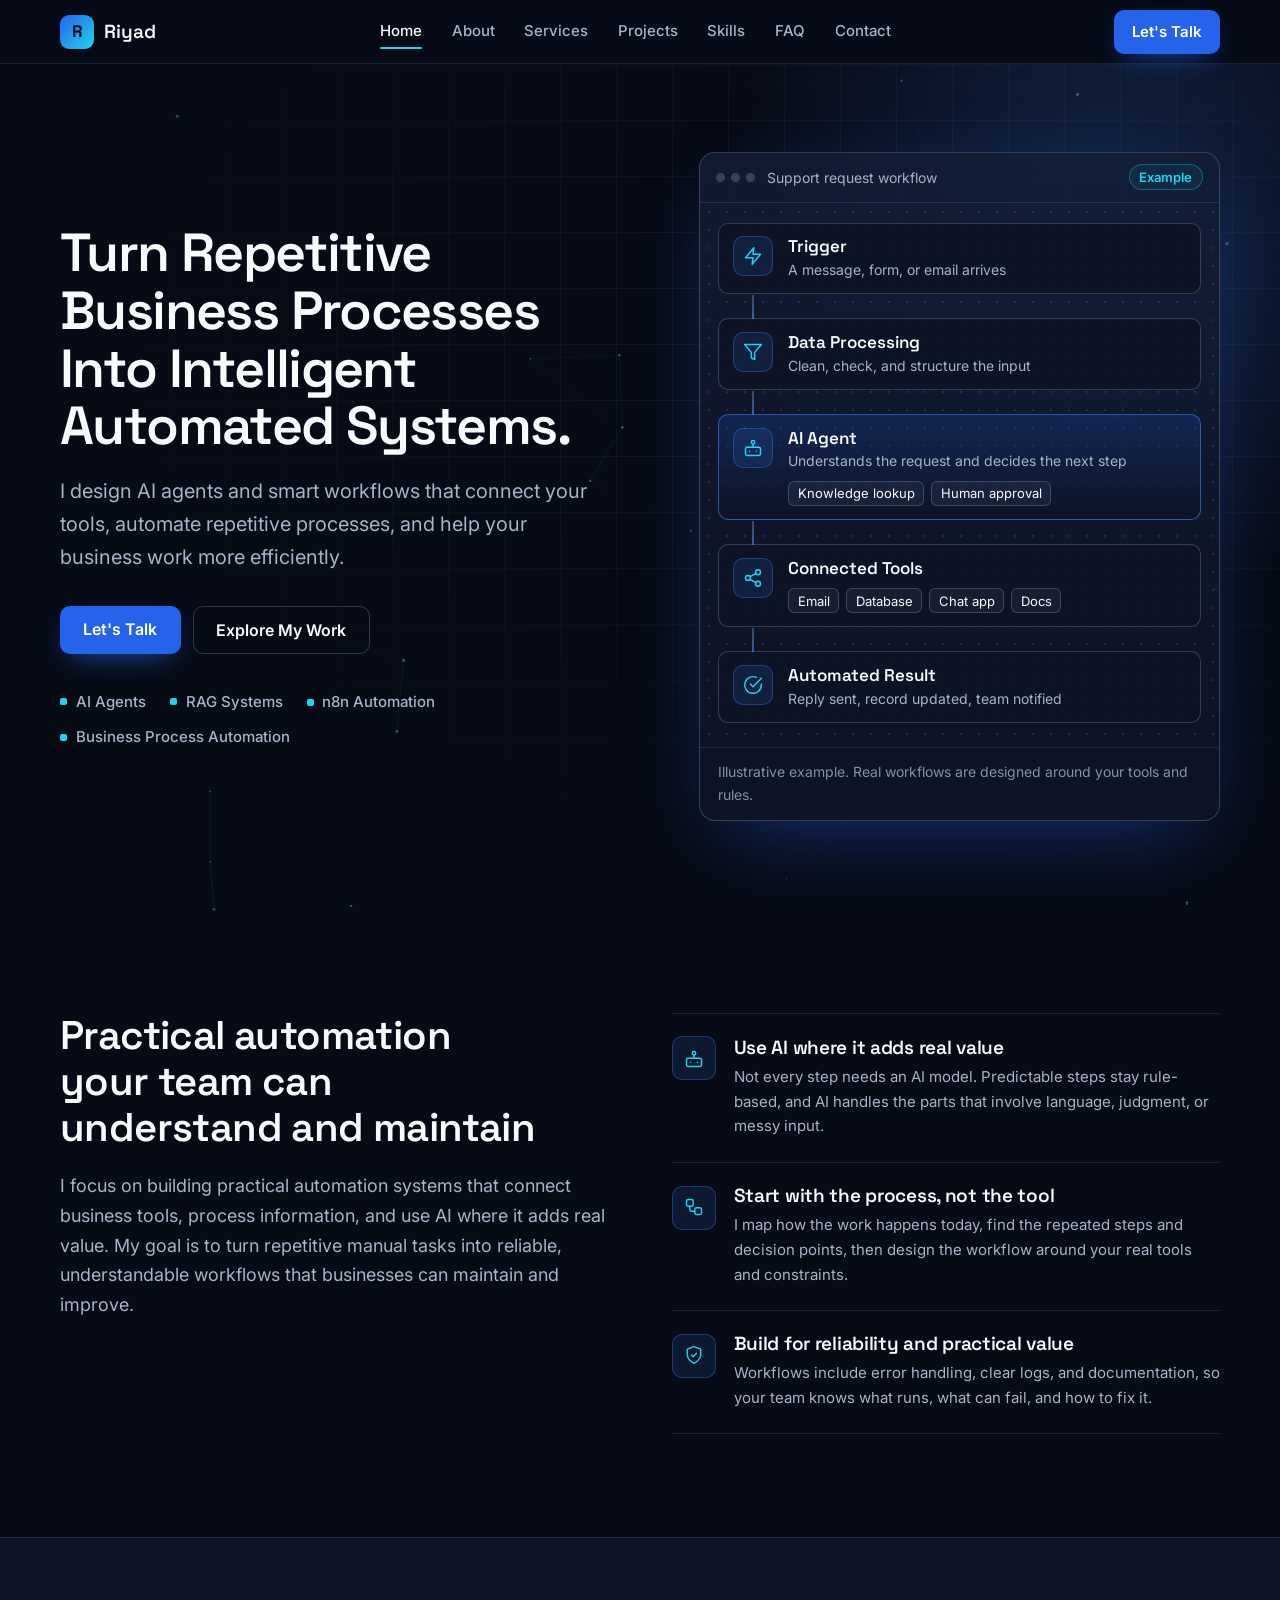
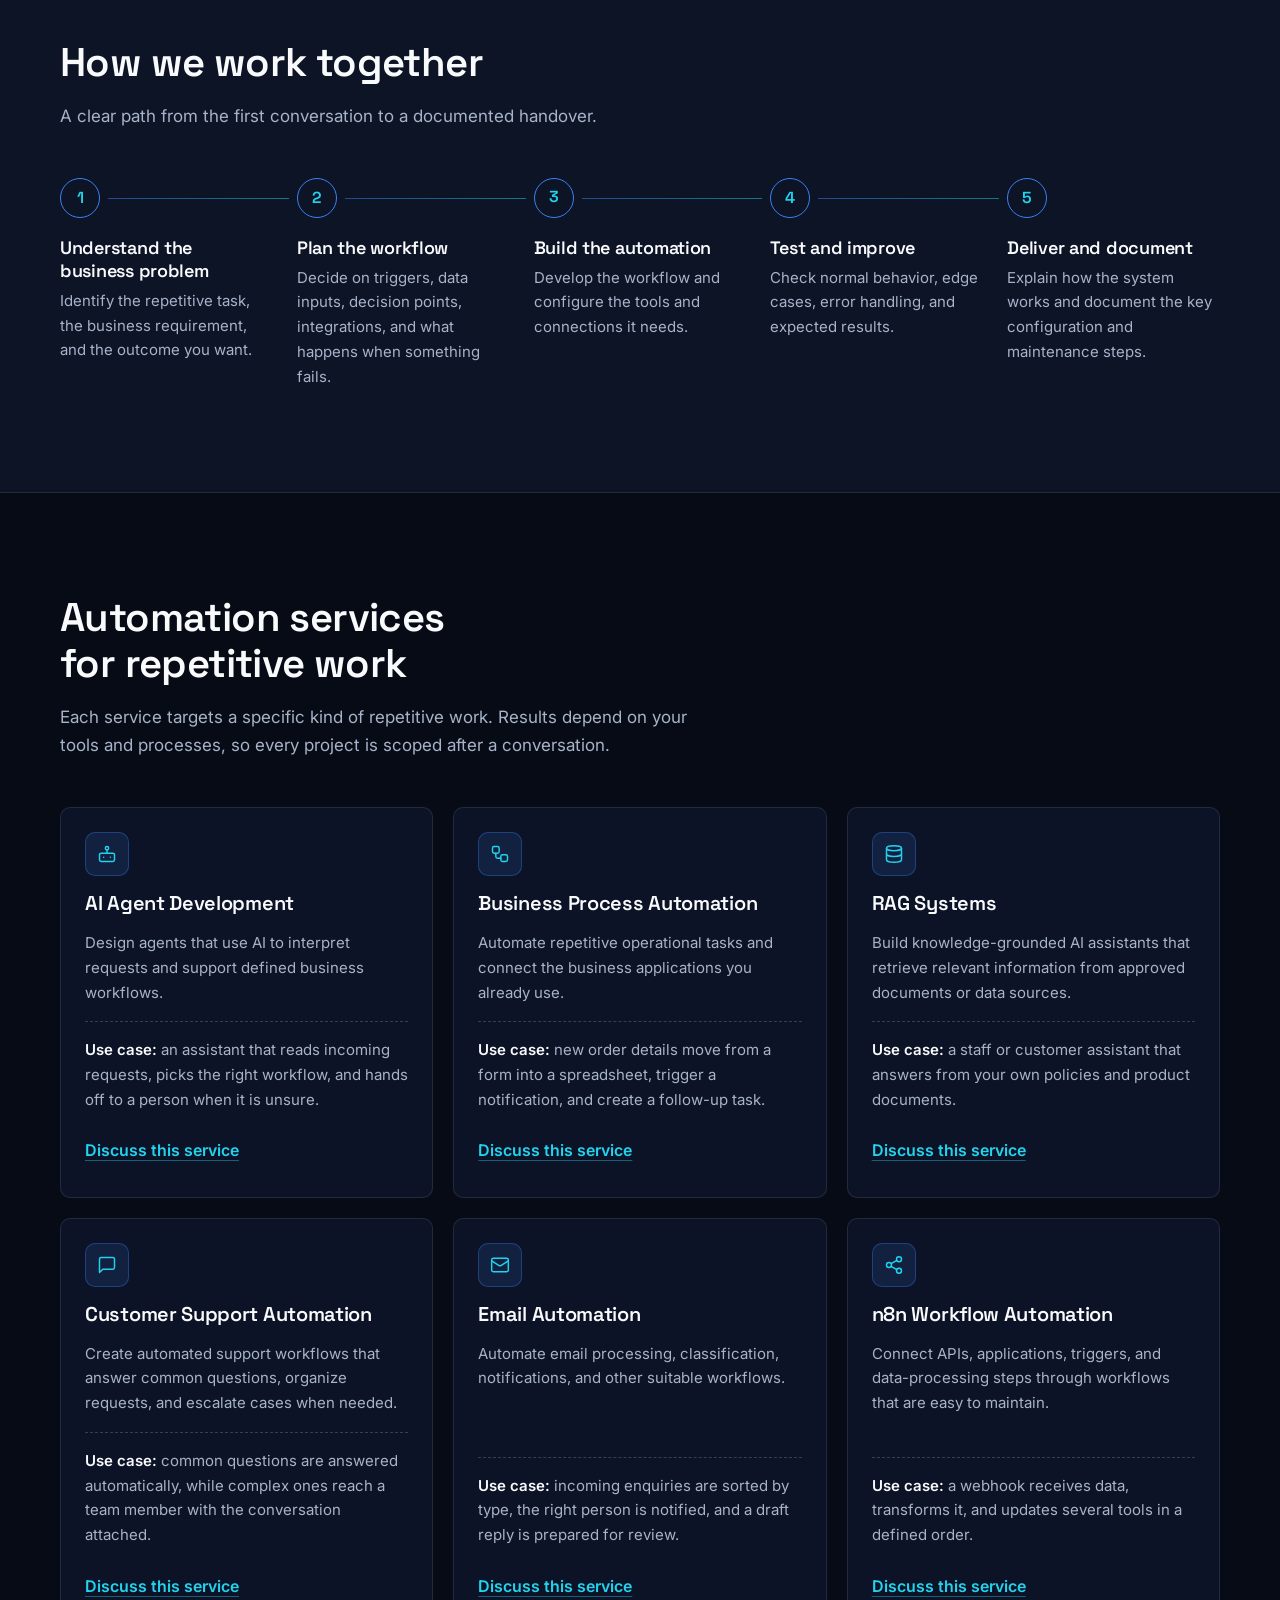
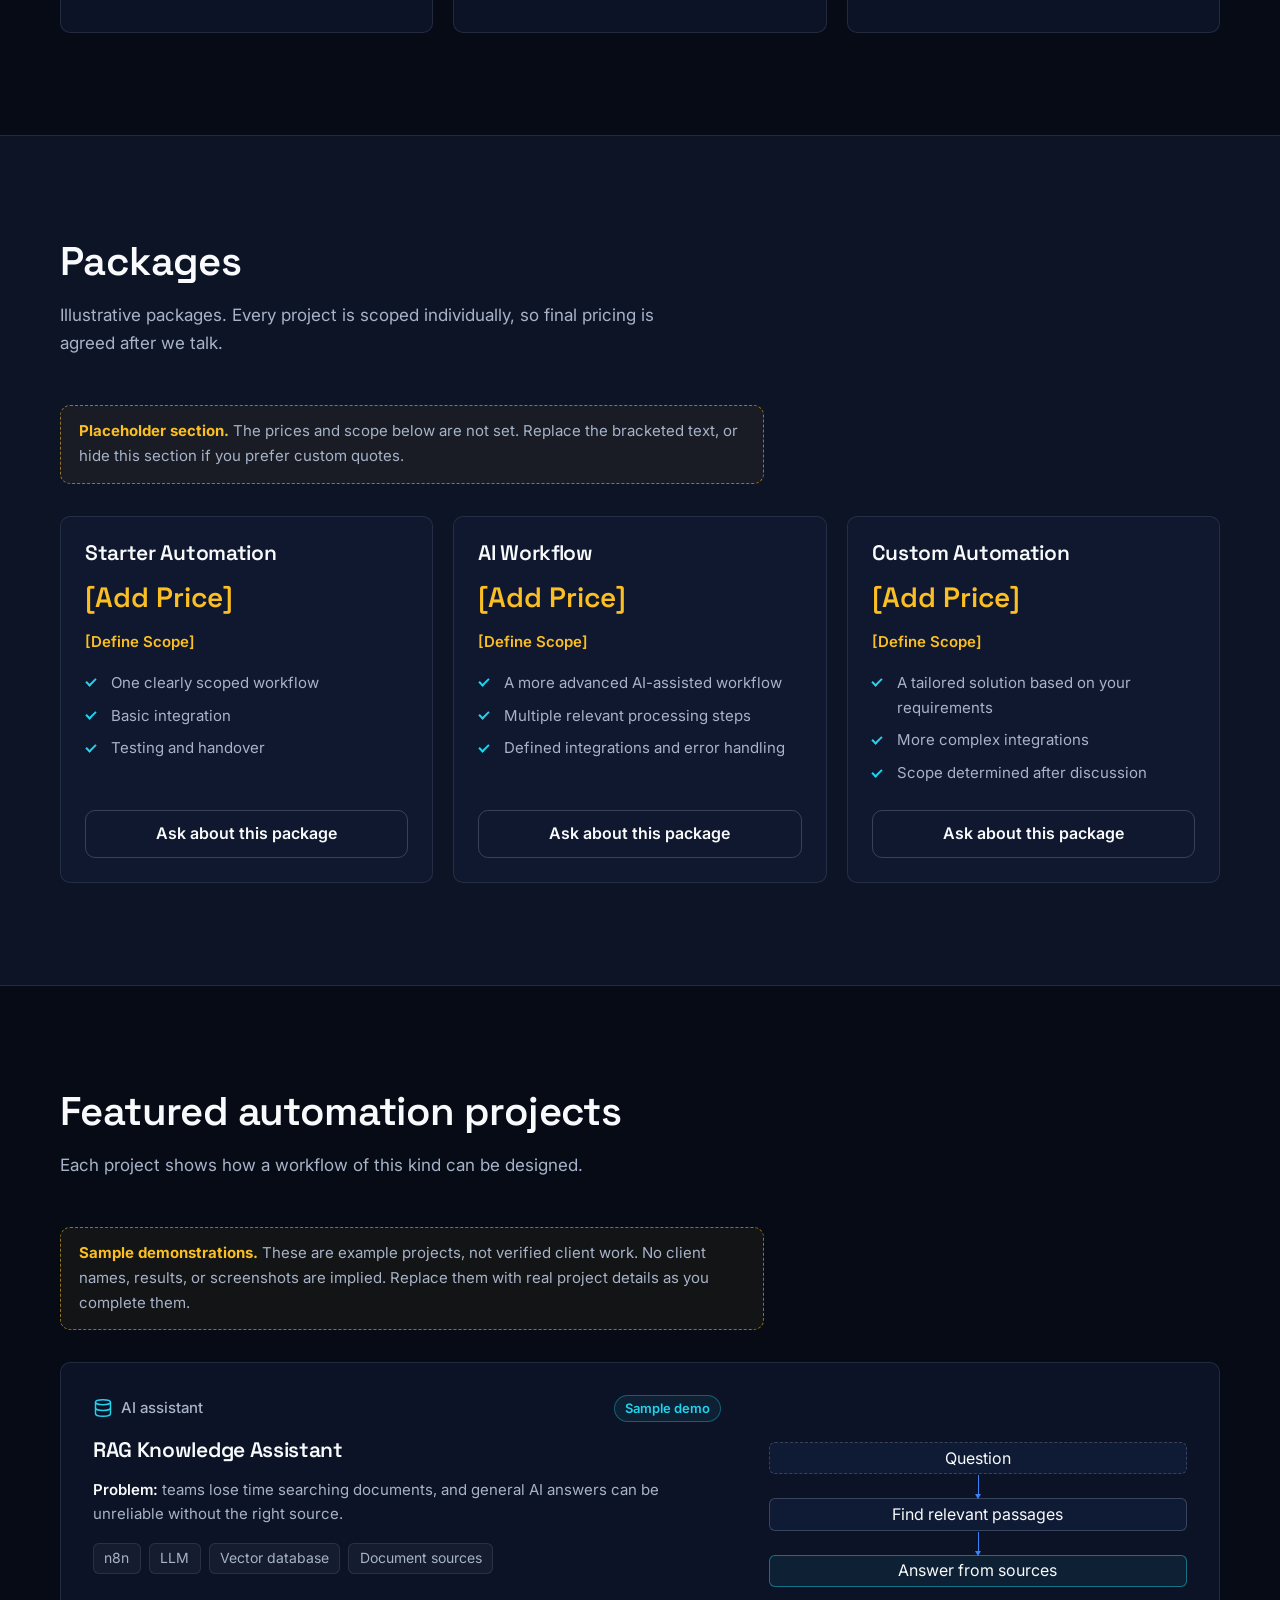
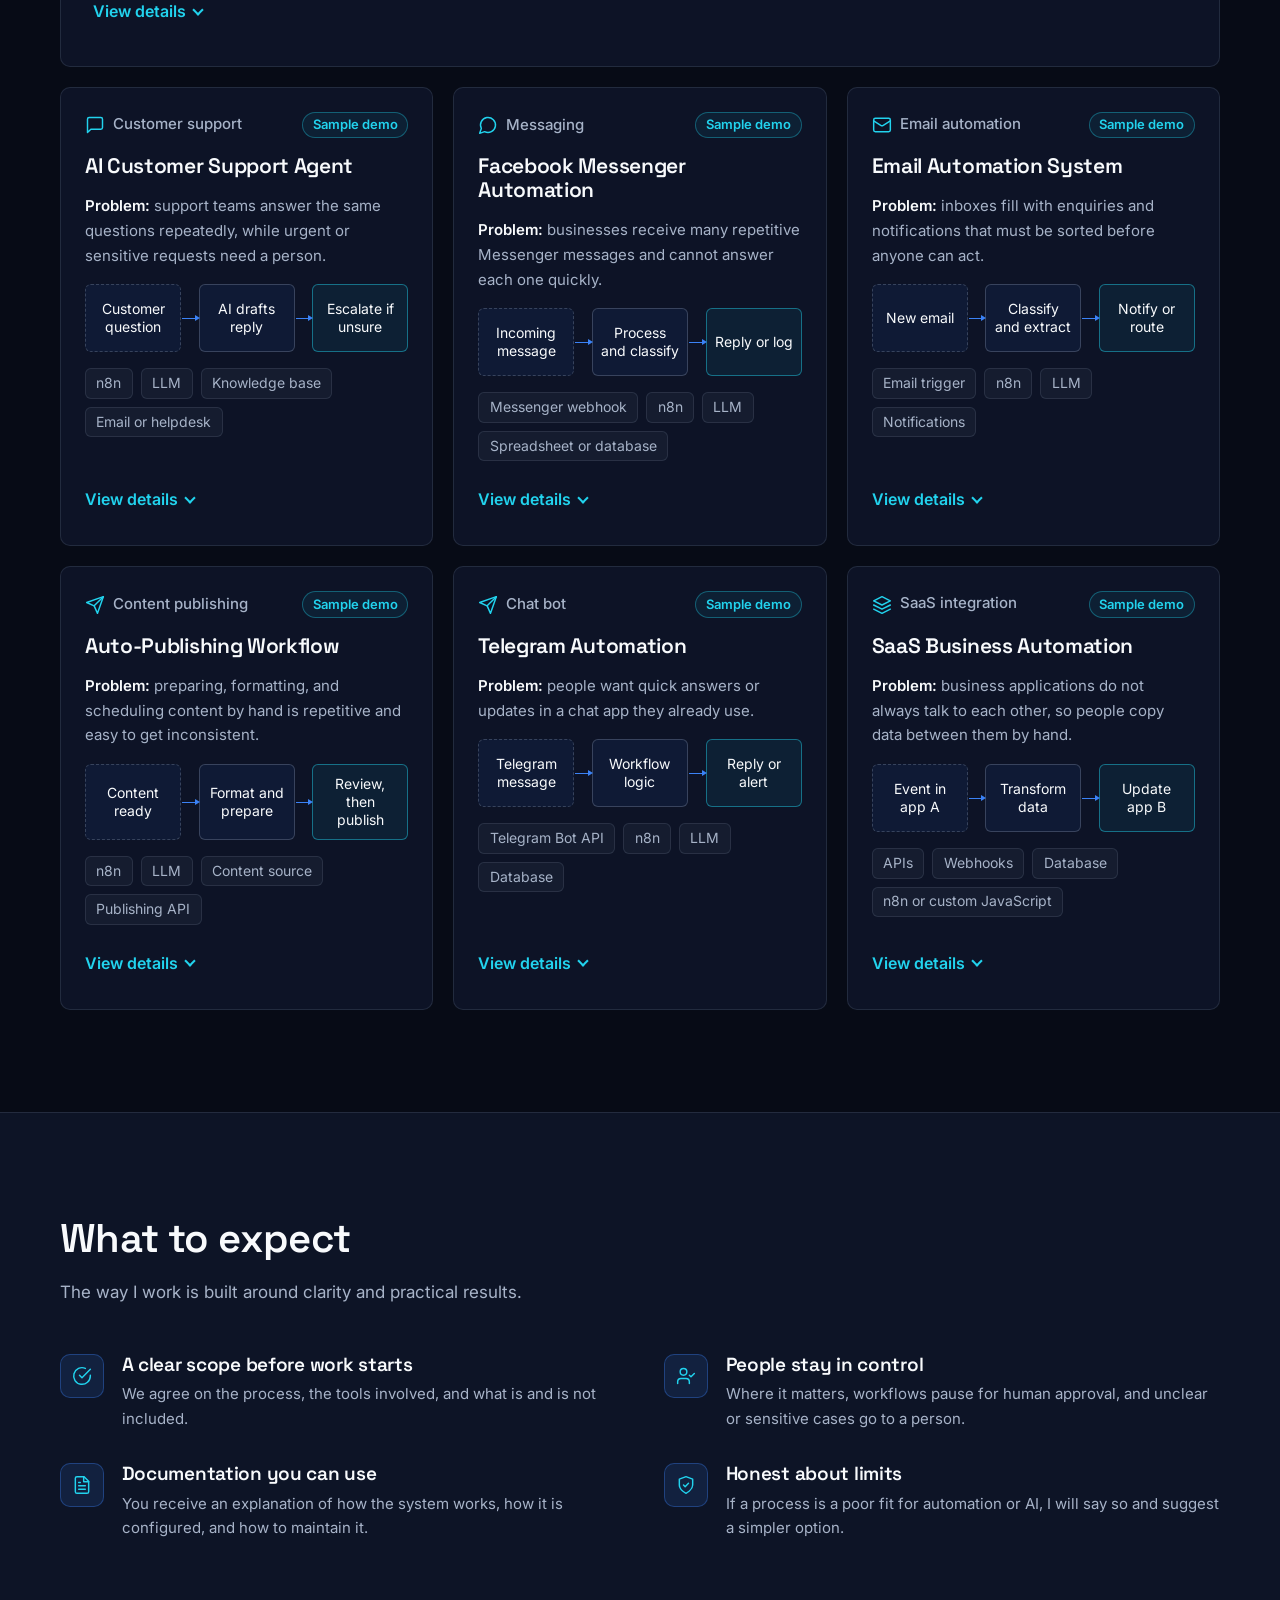
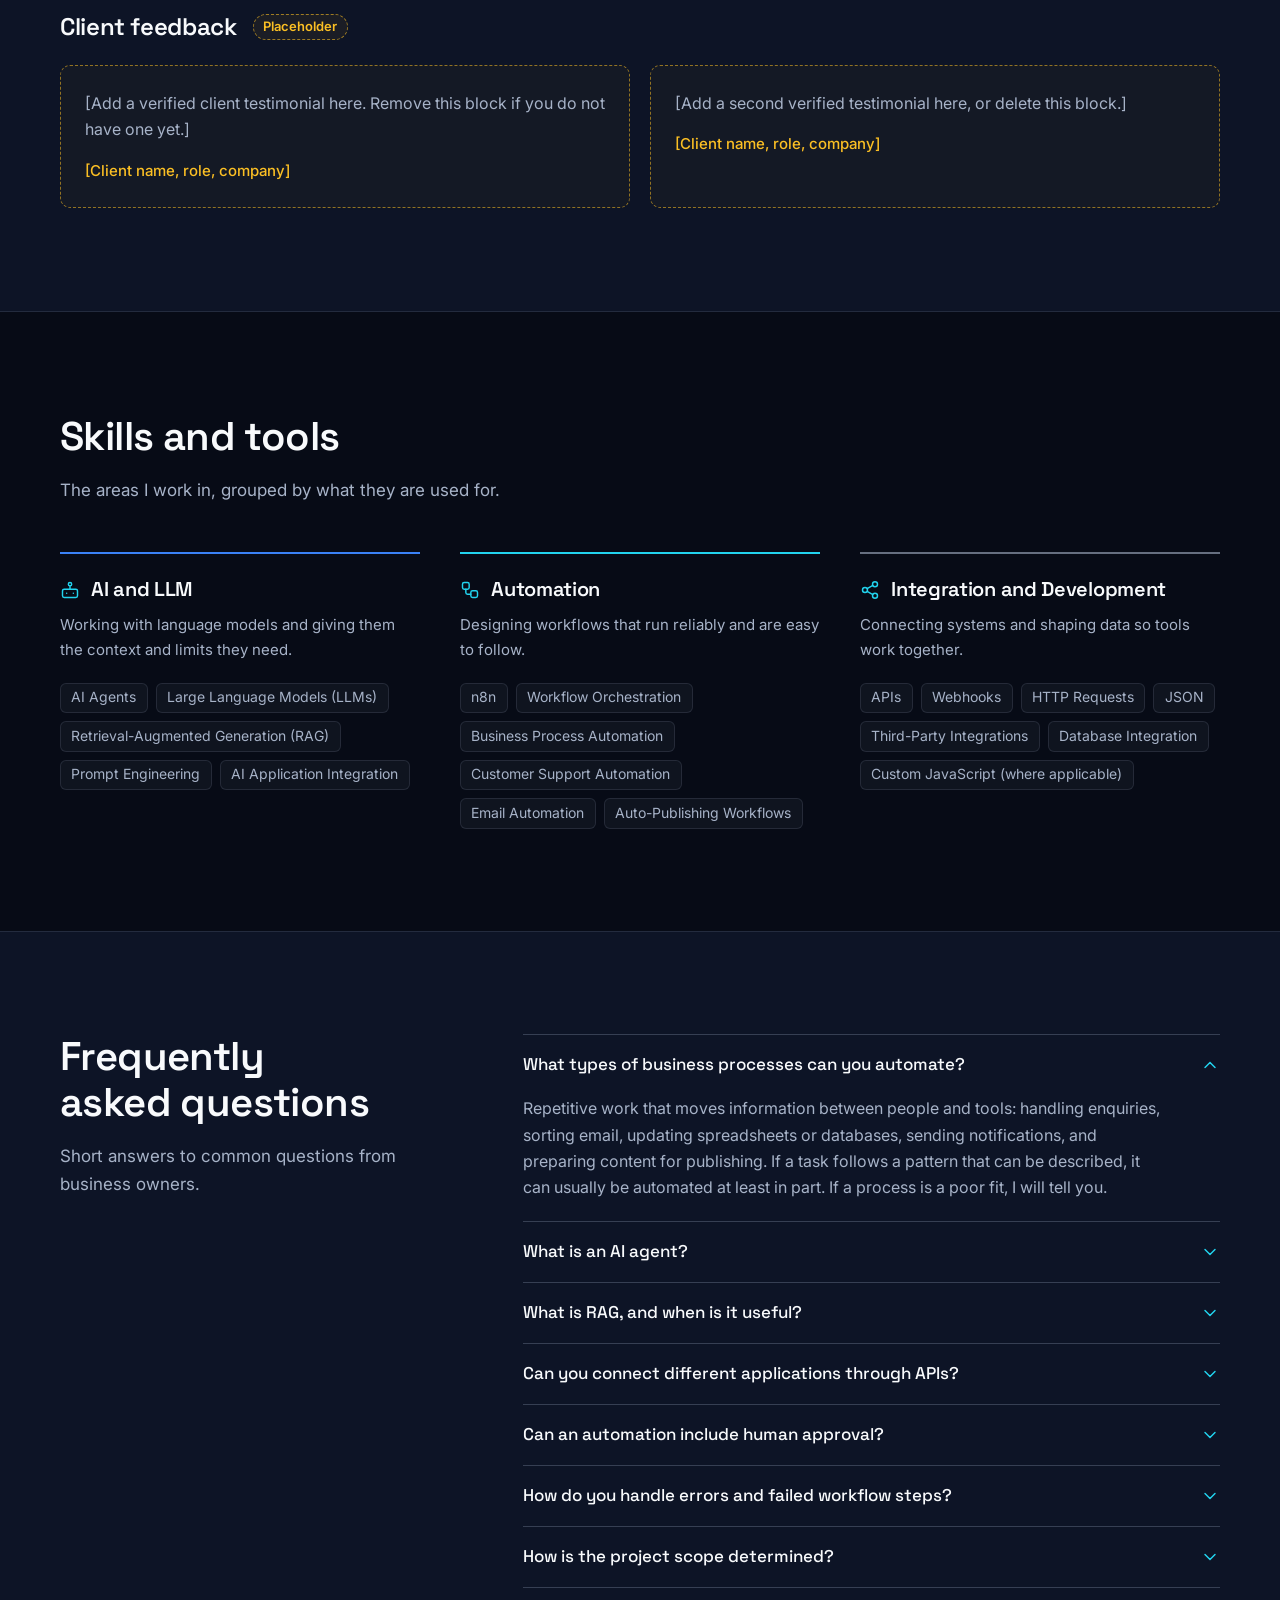
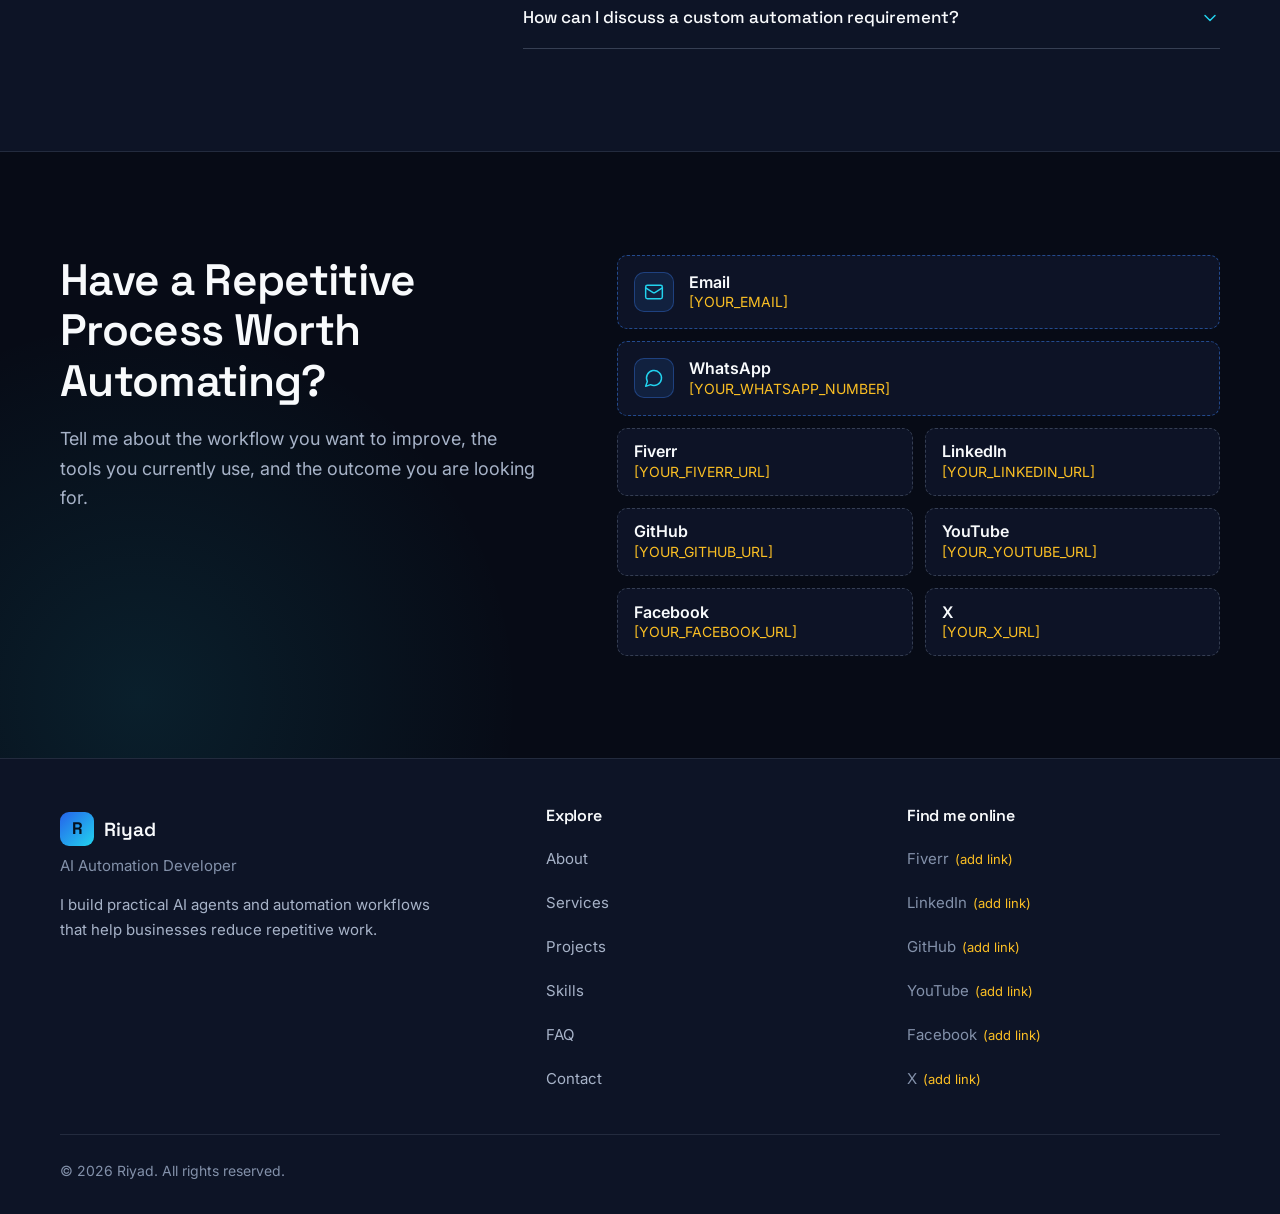
<file: riyad-portfolio/riyad-portfolio-single-file.html>
<!DOCTYPE html>
<html lang="en" class="no-js">
<head>
  <meta charset="utf-8">
  <meta name="viewport" content="width=device-width, initial-scale=1, viewport-fit=cover">
  <title>Riyad | AI Automation Developer: AI Agents, RAG &amp; n8n Workflows</title>
  <meta name="description" content="Riyad is an AI Automation Developer who builds practical AI agents, RAG systems, and n8n automation workflows that help businesses reduce repetitive work and streamline operations.">
  <meta name="theme-color" content="#070B16">
  <meta name="color-scheme" content="dark">

  <!-- Open Graph. EDIT: add og:url and og:image once the site has a public address and a real image. -->
  <meta property="og:type" content="website">
  <meta property="og:title" content="Riyad | AI Automation Developer">
  <meta property="og:description" content="Practical AI agents and automation workflows that help businesses reduce repetitive work.">
  <meta name="twitter:card" content="summary">

  <link rel="icon" href="data:image/svg+xml,%3Csvg xmlns='http://www.w3.org/2000/svg' viewBox='0 0 32 32'%3E%3Crect width='32' height='32' rx='8' fill='%232563EB'/%3E%3Ctext x='16' y='23' font-size='20' font-weight='700' text-anchor='middle' fill='white' font-family='Arial,sans-serif'%3ER%3C/text%3E%3C/svg%3E">

  <!-- Fonts are optional: if they fail to load, the system-font fallbacks in the CSS are used. -->
  <link rel="preconnect" href="https://fonts.googleapis.com">
  <link rel="preconnect" href="https://fonts.gstatic.com" crossorigin>
  <link href="https://fonts.googleapis.com/css2?family=Inter:wght@400;500;600&amp;family=Space+Grotesk:wght@500;600;700&amp;display=swap" rel="stylesheet">

  <style>
/* ==========================================================================
   RIYAD PORTFOLIO — STYLES
   --------------------------------------------------------------------------
   How this file is organised
     1. Design tokens (colors, fonts, spacing)  <- change the look here first
     2. Base and layout helpers
     3. Buttons, chips, badges, cards
     4. Header and navigation
     5. Hero and workflow illustration
     6. Sections: About, Process, Services, Pricing, Projects, Expect,
        Skills, FAQ, Contact, Footer
     7. Entrance effects and reduced-motion rules
   ========================================================================== */

/* 1. DESIGN TOKENS ------------------------------------------------------ */
:root {
  --bg: #070B16;
  --bg-2: #0D1426;
  --card: rgba(19, 29, 54, 0.55);
  --text: #F8FAFC;
  --text-2: #A7B3C8;
  --text-3: #8391AA;
  --accent: #3B82F6;
  --accent-strong: #2563EB;          /* button fill: white text passes contrast on this */
  --accent-strong-hover: #1D4ED8;
  --accent-2: #22D3EE;
  --border: rgba(148, 163, 184, 0.16);
  --border-strong: rgba(148, 163, 184, 0.3);
  --placeholder: #FBBF24;            /* only used to mark "edit me" placeholders */

  --font-head: "Space Grotesk", ui-sans-serif, system-ui, -apple-system, "Segoe UI", Roboto, "Helvetica Neue", Arial, sans-serif;
  --font-body: "Inter", ui-sans-serif, system-ui, -apple-system, "Segoe UI", Roboto, "Helvetica Neue", Arial, sans-serif;

  --r-sm: 6px;
  --r-md: 10px;
  --r-lg: 16px;

  --container: 1160px;
  --gutter: clamp(1.25rem, 4vw, 2rem);
  --section-y: clamp(4rem, 8vw, 6.5rem);
  --header-h: 64px;

  color-scheme: dark;
}

/* 2. BASE ---------------------------------------------------------------- */
*, *::before, *::after { box-sizing: border-box; }

:root {
  box-sizing: border-box;
  /* keep content clear of phone status bars / home indicators */
  padding-top: env(safe-area-inset-top, 0px);
  padding-bottom: env(safe-area-inset-bottom, 0px);
}

html {
  -webkit-text-size-adjust: 100%;
  scroll-padding-top: calc(var(--header-h) + env(safe-area-inset-top, 0px) + 8px);
}
@media (prefers-reduced-motion: no-preference) {
  html { scroll-behavior: smooth; }
}

body {
  margin: 0;
  background: var(--bg);
  color: var(--text);
  font-family: var(--font-body);
  font-size: 1rem;
  line-height: 1.65;
  overflow-x: clip;
  -webkit-font-smoothing: antialiased;
}

[hidden] { display: none !important; }
img, svg { max-width: 100%; }
p { margin: 0; }
ul, ol { margin: 0; padding: 0; list-style: none; }
a { color: inherit; }
h1, h2, h3, h4 {
  margin: 0;
  font-family: var(--font-head);
  font-weight: 600;
  line-height: 1.15;
  letter-spacing: -0.015em;
  text-wrap: balance;
}

:focus-visible {
  outline: 2px solid var(--accent-2);
  outline-offset: 3px;
  border-radius: 4px;
}

.skip-link {
  position: absolute;
  left: 1rem;
  top: -5rem;
  z-index: 100;
  padding: 0.65rem 1rem;
  border-radius: var(--r-sm);
  background: var(--accent-strong);
  color: #fff;
  font-weight: 600;
  text-decoration: none;
}
.skip-link:focus { top: calc(0.75rem + env(safe-area-inset-top, 0px)); }

.container {
  width: 100%;
  max-width: calc(var(--container) + var(--gutter) * 2);
  margin-inline: auto;
  padding-left: max(var(--gutter), env(safe-area-inset-left, 0px));
  padding-right: max(var(--gutter), env(safe-area-inset-right, 0px));
}

.icon {
  width: 20px;
  height: 20px;
  flex: none;
  fill: none;
  stroke: currentColor;
  stroke-width: 1.75;
  stroke-linecap: round;
  stroke-linejoin: round;
}

.icon-box {
  display: grid;
  place-items: center;
  flex: none;
  width: 44px;
  height: 44px;
  border-radius: var(--r-md);
  border: 1px solid rgba(59, 130, 246, 0.35);
  background: rgba(59, 130, 246, 0.12);
  color: var(--accent-2);
}

/* 3. BUTTONS, CHIPS, BADGES, CARDS --------------------------------------- */
.btn {
  display: inline-flex;
  align-items: center;
  justify-content: center;
  gap: 0.5rem;
  min-height: 48px;
  padding: 0.75rem 1.4rem;
  border: 1px solid transparent;
  border-radius: var(--r-md);
  font: 600 1rem/1.2 var(--font-body);
  text-decoration: none;
  cursor: pointer;
  transition: background-color 0.2s, border-color 0.2s, transform 0.2s;
}
.btn-primary {
  background: var(--accent-strong);
  color: #fff;
  box-shadow: 0 10px 28px -12px rgba(37, 99, 235, 0.9);
}
.btn-primary:hover { background: var(--accent-strong-hover); transform: translateY(-1px); }
.btn-ghost { background: transparent; color: var(--text); border-color: var(--border-strong); }
.btn-ghost:hover { border-color: var(--accent-2); background: rgba(34, 211, 238, 0.06); }
.btn-sm { min-height: 44px; padding: 0.5rem 1.05rem; font-size: 0.9375rem; }

.text-link {
  display: inline-flex;
  align-items: center;
  min-height: 44px;
  color: var(--accent-2);
  font-weight: 600;
  text-decoration: underline;
  text-decoration-color: rgba(34, 211, 238, 0.4);
  text-underline-offset: 4px;
}
.text-link:hover { text-decoration-color: var(--accent-2); }

.tags { display: flex; flex-wrap: wrap; gap: 0.5rem; }
.tags li {
  padding: 0.3rem 0.65rem;
  border: 1px solid var(--border);
  border-radius: var(--r-sm);
  background: rgba(148, 163, 184, 0.06);
  color: var(--text-2);
  font-size: 0.875rem;
  line-height: 1.35;
}

.badge {
  display: inline-flex;
  align-items: center;
  padding: 0.15rem 0.6rem;
  border-radius: 999px;
  font-size: 0.8125rem;
  font-weight: 600;
  line-height: 1.5;
  white-space: nowrap;
}
.badge-demo { color: var(--accent-2); border: 1px solid rgba(34, 211, 238, 0.35); background: rgba(34, 211, 238, 0.07); }
.badge-placeholder { color: var(--placeholder); border: 1px dashed rgba(251, 191, 36, 0.6); background: rgba(251, 191, 36, 0.06); }

.card {
  display: flex;
  flex-direction: column;
  gap: 1rem;
  padding: 1.5rem;
  border: 1px solid var(--border);
  border-radius: var(--r-md);
  background: var(--card);
  transition: border-color 0.2s;
}
.card:hover { border-color: rgba(59, 130, 246, 0.5); }

.check-list { display: grid; gap: 0.5rem; }
.check-list li { position: relative; padding-left: 1.6rem; color: var(--text-2); font-size: 0.9375rem; }
.check-list li::before {
  content: "";
  position: absolute;
  left: 0.05rem;
  top: 0.5em;
  width: 10px;
  height: 6px;
  border-left: 2px solid var(--accent-2);
  border-bottom: 2px solid var(--accent-2);
  transform: rotate(-45deg);
}

.notice {
  max-width: 44rem;
  margin-bottom: 2rem;
  padding: 0.85rem 1.1rem;
  border: 1px dashed rgba(251, 191, 36, 0.55);
  border-radius: var(--r-md);
  background: rgba(251, 191, 36, 0.05);
  color: var(--text-2);
  font-size: 0.9375rem;
}
.notice strong { color: var(--placeholder); }

/* Sections */
.section { --section-bg: var(--bg); padding-block: var(--section-y); background: var(--section-bg); }
.section--alt { --section-bg: var(--bg-2); border-block: 1px solid var(--border); }
.section-head { max-width: 44rem; margin-bottom: clamp(2rem, 4vw, 3rem); }
.section-head h2 { font-size: clamp(1.75rem, 2.2vw + 1rem, 2.5rem); }
.section-head p { margin-top: 1rem; max-width: 40rem; color: var(--text-2); font-size: 1.0625rem; }

.grid { display: grid; gap: 1.25rem; }
.grid-3 { grid-template-columns: repeat(auto-fit, minmax(min(100%, 300px), 1fr)); }

/* 4. HEADER AND NAVIGATION ----------------------------------------------- */
.site-header {
  position: sticky;
  top: env(safe-area-inset-top, 0px);
  z-index: 50;
  height: var(--header-h);
  border-bottom: 1px solid var(--border);
  background: rgba(7, 11, 22, 0.92);
}
@supports (backdrop-filter: blur(1px)) {
  .site-header { background: rgba(7, 11, 22, 0.78); backdrop-filter: saturate(140%) blur(12px); }
}
.nav-bar { display: flex; align-items: center; gap: 0.75rem; height: 100%; }

.brand {
  display: inline-flex;
  align-items: center;
  gap: 0.65rem;
  flex: none;
  min-height: 44px;
  text-decoration: none;
  font-family: var(--font-head);
  font-size: 1.1875rem;
  font-weight: 600;
}
.brand-mark {
  display: grid;
  place-items: center;
  width: 34px;
  height: 34px;
  border-radius: 9px;
  background: linear-gradient(135deg, var(--accent-strong), var(--accent-2));
  color: #04101F;
  font-size: 1.05rem;
  font-weight: 700;
}

.nav { margin-inline: auto; }
.nav-links { display: flex; gap: 0.25rem; }
.nav-links a {
  position: relative;
  display: block;
  padding: 0.55rem 0.8rem;
  border-radius: var(--r-sm);
  color: var(--text-2);
  font-size: 0.9375rem;
  font-weight: 500;
  text-decoration: none;
  transition: color 0.2s;
}
.nav-links a:hover { color: var(--text); }
.nav-links a[aria-current="true"] { color: var(--text); }
.nav-links a[aria-current="true"]::after {
  content: "";
  position: absolute;
  left: 0.8rem;
  right: 0.8rem;
  bottom: 0.2rem;
  height: 2px;
  border-radius: 2px;
  background: var(--accent-2);
}

.nav-toggle {
  display: none;
  place-items: center;
  width: 44px;
  height: 44px;
  padding: 0;
  border: 1px solid var(--border-strong);
  border-radius: var(--r-md);
  background: transparent;
  color: var(--text);
  cursor: pointer;
}
.nav-toggle .icon-close { display: none; }
.nav-toggle[aria-expanded="true"] .icon-open { display: none; }
.nav-toggle[aria-expanded="true"] .icon-close { display: block; }

@media (max-width: 959px) {
  .nav-bar { gap: 0.5rem; }
  .nav-toggle { order: 3; }
  .nav-cta { order: 2; margin-left: auto; }
  .js .nav-toggle { display: grid; }
  .js .nav {
    display: none;
    position: absolute;
    left: 0;
    right: 0;
    top: 100%;
    max-height: calc(100vh - var(--header-h) - env(safe-area-inset-top, 0px));
    max-height: calc(100dvh - var(--header-h) - env(safe-area-inset-top, 0px));
    overflow-y: auto;
    padding: 0.25rem var(--gutter) 1rem;
    border-bottom: 1px solid var(--border-strong);
    background: var(--bg-2);
  }
  .js .nav.is-open { display: block; }
  .js .nav-links { flex-direction: column; gap: 0; }
  .js .nav-links a {
    min-height: 52px;
    padding: 0.95rem 0.25rem;
    border-bottom: 1px solid var(--border);
    border-radius: 0;
    font-size: 1.0625rem;
  }
  .js .nav-links a[aria-current="true"]::after { left: 0.25rem; right: auto; width: 2rem; bottom: 0.6rem; }
}
@media (max-width: 380px) {
  .brand-name { display: none; }
}

/* If JavaScript is off, show a simple wrapping header instead of a hidden menu */
.no-js .site-header { position: static; height: auto; padding-block: 0.75rem; }
.no-js .nav-bar { flex-wrap: wrap; }
.no-js .nav-links { flex-wrap: wrap; }

/* 5. HERO ---------------------------------------------------------------- */
.hero {
  position: relative;
  isolation: isolate;
  overflow: hidden;
  padding-block: clamp(3rem, 7vw, 5.5rem) clamp(3.5rem, 7vw, 6rem);
}
.hero::before {            /* subtle grid */
  content: "";
  position: absolute;
  inset: 0;
  z-index: -2;
  background-image:
    linear-gradient(rgba(148, 163, 184, 0.07) 1px, transparent 1px),
    linear-gradient(90deg, rgba(148, 163, 184, 0.07) 1px, transparent 1px);
  background-size: 56px 56px;
  -webkit-mask-image: radial-gradient(ellipse 80% 75% at 70% 35%, #000 25%, transparent 80%);
  mask-image: radial-gradient(ellipse 80% 75% at 70% 35%, #000 25%, transparent 80%);
}
.hero::after {             /* soft blue glow */
  content: "";
  position: absolute;
  z-index: -2;
  top: -220px;
  right: -200px;
  width: 760px;
  height: 760px;
  background: radial-gradient(closest-side, rgba(59, 130, 246, 0.22), transparent);
  pointer-events: none;
}
.hero-canvas {
  position: absolute;
  inset: 0;
  z-index: -1;
  width: 100%;
  height: 100%;
  opacity: 0.65;
  pointer-events: none;
}
.hero-grid { display: grid; gap: clamp(2.5rem, 5vw, 4rem); align-items: center; }
@media (min-width: 960px) {
  .hero-grid { grid-template-columns: minmax(0, 1.05fr) minmax(0, 0.95fr); }
}

.hero h1 {
  font-size: clamp(2rem, 3.2vw + 1rem, 3.35rem);
  letter-spacing: -0.03em;
  line-height: 1.08;
}
.hero .lead {
  max-width: 34rem;
  margin-top: 1.25rem;
  color: var(--text-2);
  font-size: clamp(1.0625rem, 0.6vw + 0.95rem, 1.25rem);
}
.cta-row { display: flex; flex-wrap: wrap; gap: 0.75rem; margin-top: 2rem; }

.capabilities { display: flex; flex-wrap: wrap; gap: 0.6rem 1.5rem; margin-top: 2.25rem; }
.capabilities li {
  display: inline-flex;
  align-items: center;
  gap: 0.55rem;
  color: var(--text-2);
  font-size: 0.9375rem;
  font-weight: 500;
}
.capabilities li::before {
  content: "";
  width: 7px;
  height: 7px;
  border-radius: 2px;
  background: var(--accent-2);
}

/* Page-load sequence: the one orchestrated moment on the page */
.hero-copy > * { animation: rise 0.7s cubic-bezier(0.2, 0.7, 0.2, 1) both; }
.hero-copy > :nth-child(2) { animation-delay: 0.08s; }
.hero-copy > :nth-child(3) { animation-delay: 0.16s; }
.hero-copy > :nth-child(4) { animation-delay: 0.24s; }
.hero-visual { animation: rise 0.8s 0.25s cubic-bezier(0.2, 0.7, 0.2, 1) both; }
@keyframes rise { from { opacity: 0; transform: translateY(14px); } to { opacity: 1; transform: none; } }

/* Workflow illustration */
.flow-panel {
  margin: 0;
  overflow: hidden;
  border: 1px solid var(--border-strong);
  border-radius: var(--r-lg);
  background: linear-gradient(180deg, rgba(19, 29, 54, 0.8), rgba(13, 20, 38, 0.9));
  box-shadow: 0 30px 80px -30px rgba(37, 99, 235, 0.5);
}
.flow-head {
  display: flex;
  align-items: center;
  gap: 0.75rem;
  padding: 0.7rem 1rem;
  border-bottom: 1px solid var(--border);
  color: var(--text-2);
  font-size: 0.875rem;
}
.flow-dots { display: flex; gap: 6px; }
.flow-dots i { width: 9px; height: 9px; border-radius: 50%; background: rgba(148, 163, 184, 0.3); }
.flow-head .badge { margin-left: auto; }

.flow {
  padding: 1.25rem 1.1rem 1.5rem;
  background-image: radial-gradient(rgba(148, 163, 184, 0.16) 1px, transparent 1px);
  background-size: 18px 18px;
}
.flow-node {
  --node-border: var(--border-strong);
  position: relative;
  display: flex;
  align-items: flex-start;
  gap: 0.9rem;
  padding: 0.8rem 0.9rem;
  border: 1px solid var(--node-border);
  border-radius: var(--r-md);
  background: rgba(13, 20, 38, 0.94);
  animation: node-active 10s linear infinite;
  animation-delay: calc(var(--i) * 2s);
}
.flow-node + .flow-node { margin-top: 24px; }
.flow-node.is-agent {
  --node-border: rgba(59, 130, 246, 0.6);
  background: linear-gradient(180deg, rgba(37, 99, 235, 0.2), rgba(13, 20, 38, 0.94));
}
.flow-node .icon-box { width: 40px; height: 40px; }
.node-title { display: block; font-family: var(--font-head); font-size: 1.0625rem; font-weight: 600; line-height: 1.25; }
.node-sub { display: block; margin-top: 0.15rem; color: var(--text-2); font-size: 0.875rem; line-height: 1.45; }
.node-tags { display: flex; flex-wrap: wrap; gap: 0.4rem; margin-top: 0.6rem; }
.node-tags li {
  padding: 0.15rem 0.55rem;
  border: 1px solid var(--border-strong);
  border-radius: var(--r-sm);
  background: rgba(148, 163, 184, 0.08);
  color: var(--text);
  font-size: 0.8125rem;
  line-height: 1.4;
}

/* connector between nodes + a small pulse that travels along it */
.flow-node + .flow-node::before {
  content: "";
  position: absolute;
  top: -24px;
  left: 33px;
  width: 2px;
  height: 24px;
  background: linear-gradient(rgba(148, 163, 184, 0.35), rgba(59, 130, 246, 0.7));
}
.flow-node + .flow-node::after {
  content: "";
  position: absolute;
  top: -24px;
  left: 30px;
  width: 8px;
  height: 8px;
  border-radius: 50%;
  background: var(--accent-2);
  box-shadow: 0 0 10px var(--accent-2);
  opacity: 0;
  animation: pulse-down 10s linear infinite;
  animation-delay: calc((var(--i) - 1) * 2s + 0.9s);
}
@keyframes node-active {
  0%   { border-color: var(--node-border); box-shadow: 0 0 0 0 rgba(34, 211, 238, 0); }
  2%, 17% { border-color: rgba(34, 211, 238, 0.75); box-shadow: 0 0 0 1px rgba(34, 211, 238, 0.2), 0 0 26px -6px rgba(34, 211, 238, 0.5); }
  22%, 100% { border-color: var(--node-border); box-shadow: 0 0 0 0 rgba(34, 211, 238, 0); }
}
@keyframes pulse-down {
  0%  { transform: translateY(0); opacity: 0; }
  1%  { opacity: 1; }
  10% { transform: translateY(22px); opacity: 1; }
  11%, 100% { transform: translateY(22px); opacity: 0; }
}
/* JS adds .is-paused when the panel is off-screen or the tab is hidden */
.flow-panel.is-paused .flow-node,
.flow-panel.is-paused .flow-node::after { animation-play-state: paused; }

.flow-panel figcaption {
  padding: 0.75rem 1.1rem 0.9rem;
  border-top: 1px solid var(--border);
  color: var(--text-3);
  font-size: 0.875rem;
}

/* 6. SECTIONS ------------------------------------------------------------ */

/* About */
.about-grid { display: grid; gap: clamp(2rem, 5vw, 4rem); }
@media (min-width: 960px) { .about-grid { grid-template-columns: minmax(0, 1fr) minmax(0, 1fr); align-items: start; } }
.about-main h2 { font-size: clamp(1.75rem, 2.2vw + 1rem, 2.5rem); }
.about-lead { margin-top: 1.25rem; max-width: 36rem; color: var(--text-2); font-size: 1.125rem; }
.principles { display: grid; }
.principle { display: flex; gap: 1.1rem; padding-block: 1.4rem; border-top: 1px solid var(--border); }
.principle:last-child { border-bottom: 1px solid var(--border); }
.principle h3 { font-size: 1.1875rem; }
.principle p { margin-top: 0.4rem; color: var(--text-2); font-size: 0.9375rem; }

/* Process */
.steps { display: grid; gap: 1.75rem; }
.step { position: relative; padding-left: 60px; }
.step-num {
  position: absolute;
  top: 0;
  left: 0;
  display: grid;
  place-items: center;
  width: 40px;
  height: 40px;
  border: 1px solid var(--accent);
  border-radius: 50%;
  background: var(--section-bg);
  color: var(--accent-2);
  font-family: var(--font-head);
  font-weight: 600;
}
.step:not(:last-child)::before {
  content: "";
  position: absolute;
  left: 19.5px;
  top: 44px;
  bottom: -1.5rem;
  width: 1px;
  background: var(--border-strong);
}
.step h3 { padding-top: 0.5rem; font-size: 1.125rem; line-height: 1.3; }
.step p { margin-top: 0.4rem; color: var(--text-2); font-size: 0.9375rem; }
@media (min-width: 1000px) {
  .steps { grid-template-columns: repeat(5, minmax(0, 1fr)); gap: 1.5rem; }
  .step { padding-left: 0; }
  /* line from this step's circle to the next one (none after the last step) */
  .step:not(:last-child)::before {
    top: 20px;
    bottom: auto;
    left: 48px;
    right: calc(-1.5rem + 8px);
    width: auto;
    height: 1px;
    background: linear-gradient(90deg, var(--accent), var(--accent-2));
    opacity: 0.5;
  }
  .step-num { position: relative; margin-bottom: 1.1rem; }
  .step h3 { padding-top: 0; }
}

/* Services */
.service h3 { font-size: 1.25rem; }
.service > p { color: var(--text-2); font-size: 0.9375rem; }
.service .usecase {
  margin-top: auto;
  padding-top: 1rem;
  border-top: 1px dashed var(--border-strong);
  color: var(--text-2);
  font-size: 0.9375rem;
}
.usecase strong { color: var(--text); font-weight: 600; }

/* Pricing */
.price-card h3 { font-size: 1.3125rem; }
.price, .scope { color: var(--placeholder); font-weight: 600; }
.price { font-family: var(--font-head); font-size: 1.75rem; line-height: 1.2; }
.scope { font-size: 0.9375rem; }
.price-card .check-list { margin-bottom: 0.5rem; }
.price-card .btn { margin-top: auto; }

/* Projects */
.projects-grid { display: grid; gap: 1.25rem; }
@media (min-width: 700px) { .projects-grid { grid-template-columns: repeat(2, minmax(0, 1fr)); } }
@media (min-width: 1100px) { .projects-grid { grid-template-columns: repeat(3, minmax(0, 1fr)); } }

.project { display: flex; flex-direction: column; gap: 1rem; padding: 1.5rem; }
.project-more { margin-top: auto; }
.project--featured { grid-column: 1 / -1; }
.project-head { display: flex; flex-wrap: wrap; align-items: center; justify-content: space-between; gap: 0.5rem; }
.project-cat { display: inline-flex; align-items: center; gap: 0.5rem; color: var(--text-2); font-size: 0.9375rem; font-weight: 500; }
.project-cat .icon { color: var(--accent-2); }
.project h3 { font-size: 1.3125rem; }
.project-problem { color: var(--text-2); font-size: 0.9375rem; }
.project-problem strong { color: var(--text); font-weight: 600; }

.mini-flow { display: flex; align-items: stretch; gap: 1.1rem; }
.mini-flow li {
  position: relative;
  display: flex;
  flex: 1 1 0;
  align-items: center;
  justify-content: center;
  min-width: 0;
  min-height: 4.25rem;
  padding: 0.6rem 0.5rem;
  border: 1px solid var(--border-strong);
  border-radius: var(--r-sm);
  background: rgba(59, 130, 246, 0.07);
  font-size: 0.875rem;
  line-height: 1.3;
  text-align: center;
}
.mini-flow li:first-child { border-style: dashed; }
.mini-flow li:last-child { border-color: rgba(34, 211, 238, 0.45); background: rgba(34, 211, 238, 0.07); }
.mini-flow li + li::before {
  content: "";
  position: absolute;
  top: 50%;
  left: -1.1rem;
  width: calc(1.1rem - 4px);
  height: 1px;
  background: var(--accent);
}
.mini-flow li + li::after {
  content: "";
  position: absolute;
  top: 50%;
  left: -5px;
  margin-top: -3px;
  border-left: 5px solid var(--accent);
  border-top: 3px solid transparent;
  border-bottom: 3px solid transparent;
}

@media (min-width: 900px) {
  .project--featured { display: grid; grid-template-columns: minmax(0, 1.2fr) minmax(0, 0.8fr); column-gap: 3rem; align-content: start; padding: 2rem; }
  .project--featured > * { grid-column: 1; }
  .project--featured > .mini-flow { grid-column: 2; grid-row: 1 / span 5; align-self: center; flex-direction: column; gap: 1.5rem; }
  .project--featured .mini-flow li { min-height: 0; padding: 0.95rem 1rem; font-size: 1rem; }
  .project--featured .mini-flow li + li::before { top: -1.5rem; left: 50%; width: 1px; height: calc(1.5rem - 4px); }
  .project--featured .mini-flow li + li::after {
    top: -5px;
    left: 50%;
    margin: 0 0 0 -3px;
    border-left: 3px solid transparent;
    border-right: 3px solid transparent;
    border-top: 5px solid var(--accent);
    border-bottom: 0;
  }
}

.project-more summary {
  display: inline-flex;
  align-items: center;
  gap: 0.5rem;
  min-height: 44px;
  color: var(--accent-2);
  font-weight: 600;
  cursor: pointer;
  list-style: none;
}
.project-more summary::-webkit-details-marker { display: none; }
.project-more summary::after {
  content: "";
  width: 8px;
  height: 8px;
  margin-top: -3px;
  border-right: 2px solid currentColor;
  border-bottom: 2px solid currentColor;
  transform: rotate(45deg);
  transition: transform 0.2s;
}
.project-more[open] summary::after { margin-top: 3px; transform: rotate(-135deg); }
.project-more .when-open { display: none; }
.project-more[open] .when-open { display: inline; }
.project-more[open] .when-closed { display: none; }
.project-more-body { display: grid; gap: 0.75rem; margin-top: 0.25rem; padding-top: 1rem; border-top: 1px solid var(--border); }
.project-more h4 { font-size: 1rem; }
.project-more p { color: var(--text-2); font-size: 0.9375rem; }

/* What to expect + testimonials */
.expect-grid { display: grid; gap: 2rem 3rem; }
@media (min-width: 760px) { .expect-grid { grid-template-columns: repeat(2, minmax(0, 1fr)); } }
.expect-item { display: flex; gap: 1.1rem; }
.expect-item h3 { font-size: 1.1875rem; }
.expect-item p { margin-top: 0.4rem; color: var(--text-2); font-size: 0.9375rem; }

.testimonials { margin-top: clamp(3rem, 6vw, 4.5rem); }
.testimonials-head { display: flex; flex-wrap: wrap; align-items: center; gap: 0.75rem 1rem; margin-bottom: 1.5rem; }
.testimonials-head h3 { font-size: 1.5rem; }
.testimonial-grid { display: grid; gap: 1.25rem; }
@media (min-width: 760px) { .testimonial-grid { grid-template-columns: repeat(2, minmax(0, 1fr)); } }
.testimonial {
  margin: 0;
  padding: 1.5rem;
  border: 1px dashed rgba(251, 191, 36, 0.55);
  border-radius: var(--r-md);
  background: rgba(251, 191, 36, 0.03);
}
.testimonial p { color: var(--text-2); }
.testimonial figcaption { margin-top: 1rem; color: var(--placeholder); font-size: 0.9375rem; font-weight: 500; }

/* Skills */
.skills-grid { display: grid; gap: 2.25rem; }
.skill-group { padding-top: 1.5rem; border-top: 2px solid var(--accent); }
.skill-group:nth-child(2) { border-top-color: var(--accent-2); }
.skill-group:nth-child(3) { border-top-color: rgba(167, 179, 200, 0.6); }
.skill-group h3 { display: flex; align-items: center; gap: 0.7rem; font-size: 1.25rem; }
.skill-group h3 .icon { color: var(--accent-2); }
.skill-group > p { margin: 0.75rem 0 1.25rem; color: var(--text-2); font-size: 0.9375rem; }
@media (min-width: 900px) {
  .skills-grid { grid-template-columns: repeat(3, minmax(0, 1fr)); gap: 2.5rem; }
}

/* FAQ */
.faq-layout { display: grid; gap: 2.5rem; }
@media (min-width: 1000px) {
  .faq-layout { grid-template-columns: minmax(0, 0.8fr) minmax(0, 1.4fr); gap: 4rem; align-items: start; }
  .faq-layout .section-head { margin-bottom: 0; position: sticky; top: calc(var(--header-h) + env(safe-area-inset-top, 0px) + 2rem); }
}
.faq-item { border-bottom: 1px solid var(--border-strong); }
.faq-item:first-child { border-top: 1px solid var(--border-strong); }
.faq-q {
  display: flex;
  align-items: center;
  justify-content: space-between;
  gap: 1rem;
  width: 100%;
  min-height: 60px;
  padding: 0.9rem 0;
  border: 0;
  background: transparent;
  color: var(--text);
  font: 500 1.0625rem/1.4 var(--font-head);
  text-align: left;
  cursor: pointer;
}
.faq-q:hover { color: var(--accent-2); }
.faq-q .icon { transition: transform 0.25s; color: var(--accent-2); }
.faq-item.is-open .faq-q .icon { transform: rotate(180deg); }
.no-js .faq-q .icon { display: none; }
.faq-a-inner p { padding-bottom: 1.25rem; max-width: 40rem; color: var(--text-2); }
.faq-a-inner a { color: var(--accent-2); }
.js .faq-a {
  display: grid;
  grid-template-rows: 0fr;
  visibility: hidden;
}
.js .faq-item.is-open .faq-a { grid-template-rows: 1fr; visibility: visible; }
.js .faq-a-inner { min-height: 0; overflow: hidden; }
/* the open/close animation is switched on by JS after the first paint, so nothing moves while the page loads */
.js .faq-list.is-ready .faq-a { transition: grid-template-rows 0.3s ease, visibility 0s linear 0.3s; }
.js .faq-list.is-ready .faq-item.is-open .faq-a { transition: grid-template-rows 0.3s ease, visibility 0s; }

/* Contact */
.contact { position: relative; isolation: isolate; overflow: hidden; }
.contact::before {
  content: "";
  position: absolute;
  z-index: -1;
  left: -240px;
  bottom: -320px;
  width: 760px;
  height: 760px;
  background: radial-gradient(closest-side, rgba(34, 211, 238, 0.1), transparent);
  pointer-events: none;
}
.contact-grid { display: grid; gap: 2.5rem; }
@media (min-width: 960px) { .contact-grid { grid-template-columns: minmax(0, 0.9fr) minmax(0, 1.1fr); gap: 4rem; align-items: start; } }
.contact h2 { font-size: clamp(1.9rem, 2.6vw + 1rem, 2.75rem); }
.contact-copy > p { margin-top: 1.1rem; max-width: 30rem; color: var(--text-2); font-size: 1.125rem; }
.topic-note {
  display: flex;
  flex-wrap: wrap;
  align-items: center;
  gap: 0.25rem 0.75rem;
  margin-top: 1.5rem;
  padding: 0.7rem 1rem;
  border: 1px solid rgba(34, 211, 238, 0.35);
  border-radius: var(--r-md);
  background: rgba(34, 211, 238, 0.06);
  color: var(--text-2);
  font-size: 0.9375rem;
}
.topic-note strong { color: var(--text); }
.link-btn {
  min-height: 44px;
  padding: 0 0.25rem;
  border: 0;
  background: none;
  color: var(--accent-2);
  font: 600 0.9375rem var(--font-body);
  text-decoration: underline;
  text-underline-offset: 4px;
  cursor: pointer;
}

.channels { display: grid; gap: 0.75rem; }
.channels-social { margin-top: 0.75rem; }
@media (min-width: 560px) { .channels-social { grid-template-columns: repeat(2, minmax(0, 1fr)); } }
.channel {
  display: flex;
  align-items: center;
  gap: 0.9rem;
  min-height: 60px;
  padding: 0.8rem 1rem;
  border: 1px solid var(--border-strong);
  border-radius: var(--r-md);
  background: var(--card);
  color: var(--text);
  text-decoration: none;
  transition: border-color 0.2s, background-color 0.2s;
}
a.channel[href]:hover { border-color: var(--accent-2); background: rgba(34, 211, 238, 0.06); }
.channel--primary { padding-block: 1rem; border-color: rgba(59, 130, 246, 0.5); }
.channel .icon-box { width: 40px; height: 40px; }
.channel-text { display: grid; min-width: 0; line-height: 1.35; }
.channel-name { font-weight: 600; }
.channel-value { color: var(--text-2); font-size: 0.875rem; overflow-wrap: anywhere; }
.channel-go { margin-left: auto; color: var(--accent-2); }
.channel.is-placeholder { border-style: dashed; cursor: default; }
.channel.is-placeholder .channel-value { color: var(--placeholder); }
.channel.is-placeholder .channel-go { display: none; }

/* Footer */
.site-footer { padding-block: 3rem 2rem; border-top: 1px solid var(--border); background: var(--bg-2); }
.footer-grid { display: grid; gap: 2rem; }
@media (min-width: 820px) { .footer-grid { grid-template-columns: 1.4fr 1fr 1fr; gap: 3rem; } }
.footer-brand p { max-width: 24rem; margin-top: 0.9rem; color: var(--text-2); font-size: 0.9375rem; }
.footer-brand .role { margin-top: 0.15rem; color: var(--text-3); }
.site-footer h2 { margin-bottom: 0.75rem; font-size: 1rem; }
.footer-links { display: grid; gap: 0; }
.footer-links a {
  display: inline-flex;
  align-items: center;
  min-height: 44px;
  color: var(--text-2);
  font-size: 0.9375rem;
  text-decoration: none;
}
.footer-links a[href]:hover { color: var(--text); text-decoration: underline; text-underline-offset: 4px; }
.footer-links a.is-placeholder { color: var(--text-3); cursor: default; }
.footer-links a.is-placeholder::after { content: " (add link)"; margin-left: 0.35rem; color: var(--placeholder); font-size: 0.8125rem; }
.footer-bottom { margin-top: 2rem; padding-top: 1.5rem; border-top: 1px solid var(--border); color: var(--text-3); font-size: 0.875rem; }

/* 7. ENTRANCE EFFECTS AND REDUCED MOTION ---------------------------------- */
/* Content is always visible without JavaScript; JS adds .is-visible as items scroll in. */
.js .reveal:not(.is-visible) { opacity: 0; }
.js .reveal.is-visible { animation: reveal 0.6s ease both; animation-delay: calc(var(--d, 0) * 70ms); }
@keyframes reveal { from { opacity: 0; transform: translateY(10px); } to { opacity: 1; transform: none; } }

@media (prefers-reduced-motion: reduce) {
  *, *::before, *::after {
    animation: none !important;
    transition: none !important;
    scroll-behavior: auto !important;
  }
  .js .reveal:not(.is-visible) { opacity: 1; }
  .flow-node + .flow-node::after { display: none; }
  .hero-canvas { display: none; }
}

@media print {
  .site-header, .hero-canvas { display: none; }
  .js .reveal:not(.is-visible) { opacity: 1; }
}
</style>
  <script>document.documentElement.className = document.documentElement.className.replace('no-js', 'js');</script>
</head>
<body>

<!-- Icon sprite. Each icon is used with <svg class="icon"><use href="#i-name"/></svg> -->
<svg width="0" height="0" style="position:absolute" aria-hidden="true" focusable="false">
  <defs>
    <symbol id="i-zap" viewBox="0 0 24 24"><polygon points="13 2 3 14 12 14 11 22 21 10 12 10 13 2"/></symbol>
    <symbol id="i-filter" viewBox="0 0 24 24"><polygon points="22 3 2 3 10 12.46 10 19 14 21 14 12.46 22 3"/></symbol>
    <symbol id="i-bot" viewBox="0 0 24 24"><rect x="3" y="11" width="18" height="10" rx="2"/><circle cx="12" cy="5" r="2"/><path d="M12 7v4"/><path d="M8 16h.01"/><path d="M16 16h.01"/></symbol>
    <symbol id="i-check-circle" viewBox="0 0 24 24"><path d="M22 11.08V12a10 10 0 1 1-5.93-9.14"/><polyline points="22 4 12 14.01 9 11.01"/></symbol>
    <symbol id="i-workflow" viewBox="0 0 24 24"><rect x="3" y="3" width="8" height="8" rx="2"/><path d="M7 11v4a2 2 0 0 0 2 2h4"/><rect x="13" y="13" width="8" height="8" rx="2"/></symbol>
    <symbol id="i-database" viewBox="0 0 24 24"><ellipse cx="12" cy="5" rx="9" ry="3"/><path d="M3 5v14a9 3 0 0 0 18 0V5"/><path d="M3 12a9 3 0 0 0 18 0"/></symbol>
    <symbol id="i-message-square" viewBox="0 0 24 24"><path d="M21 15a2 2 0 0 1-2 2H7l-4 4V5a2 2 0 0 1 2-2h14a2 2 0 0 1 2 2z"/></symbol>
    <symbol id="i-message-circle" viewBox="0 0 24 24"><path d="M7.9 20A9 9 0 1 0 4 16.1L2 22z"/></symbol>
    <symbol id="i-mail" viewBox="0 0 24 24"><rect x="2" y="4" width="20" height="16" rx="2"/><path d="m22 7-8.97 5.7a1.94 1.94 0 0 1-2.06 0L2 7"/></symbol>
    <symbol id="i-share" viewBox="0 0 24 24"><circle cx="18" cy="5" r="3"/><circle cx="6" cy="12" r="3"/><circle cx="18" cy="19" r="3"/><line x1="8.59" y1="13.51" x2="15.42" y2="17.49"/><line x1="15.41" y1="6.51" x2="8.59" y2="10.49"/></symbol>
    <symbol id="i-send" viewBox="0 0 24 24"><path d="m22 2-7 20-4-9-9-4z"/><path d="M22 2 11 13"/></symbol>
    <symbol id="i-layers" viewBox="0 0 24 24"><polygon points="12 2 2 7 12 12 22 7 12 2"/><polyline points="2 17 12 22 22 17"/><polyline points="2 12 12 17 22 12"/></symbol>
    <symbol id="i-file-text" viewBox="0 0 24 24"><path d="M14.5 2H6a2 2 0 0 0-2 2v16a2 2 0 0 0 2 2h12a2 2 0 0 0 2-2V7.5z"/><polyline points="14 2 14 8 20 8"/><line x1="16" y1="13" x2="8" y2="13"/><line x1="16" y1="17" x2="8" y2="17"/><line x1="10" y1="9" x2="8" y2="9"/></symbol>
    <symbol id="i-user-check" viewBox="0 0 24 24"><circle cx="9" cy="7" r="4"/><path d="M2 21v-2a4 4 0 0 1 4-4h6a4 4 0 0 1 4 4v2"/><path d="m16 11 2 2 4-4"/></symbol>
    <symbol id="i-shield-check" viewBox="0 0 24 24"><path d="M12 22s8-4 8-10V5l-8-3-8 3v7c0 6 8 10 8 10z"/><path d="m9 12 2 2 4-4"/></symbol>
    <symbol id="i-arrow-up-right" viewBox="0 0 24 24"><path d="M7 17 17 7"/><path d="M7 7h10v10"/></symbol>
    <symbol id="i-menu" viewBox="0 0 24 24"><line x1="4" y1="7" x2="20" y2="7"/><line x1="4" y1="12" x2="20" y2="12"/><line x1="4" y1="17" x2="20" y2="17"/></symbol>
    <symbol id="i-x" viewBox="0 0 24 24"><line x1="6" y1="6" x2="18" y2="18"/><line x1="18" y1="6" x2="6" y2="18"/></symbol>
    <symbol id="i-chevron-down" viewBox="0 0 24 24"><path d="m6 9 6 6 6-6"/></symbol>
  </defs>
</svg>

<a class="skip-link" href="#main">Skip to main content</a>

<!-- ======================= HEADER / NAVIGATION ======================= -->
<header class="site-header">
  <div class="container nav-bar">
    <!-- EDIT: brand name -->
    <a class="brand" href="#home" aria-label="Riyad, back to top">
      <span class="brand-mark" aria-hidden="true">R</span>
      <span class="brand-name">Riyad</span>
    </a>

    <button class="nav-toggle" type="button" aria-expanded="false" aria-controls="primary-nav" aria-label="Open menu">
      <svg class="icon icon-open" aria-hidden="true" focusable="false"><use href="#i-menu"/></svg>
      <svg class="icon icon-close" aria-hidden="true" focusable="false"><use href="#i-x"/></svg>
    </button>

    <nav class="nav" id="primary-nav" aria-label="Primary">
      <ul class="nav-links">
        <li><a href="#home" data-nav="home">Home</a></li>
        <li><a href="#about" data-nav="about">About</a></li>
        <li><a href="#services" data-nav="services">Services</a></li>
        <li><a href="#projects" data-nav="projects">Projects</a></li>
        <li><a href="#skills" data-nav="skills">Skills</a></li>
        <li><a href="#faq" data-nav="faq">FAQ</a></li>
        <li><a href="#contact" data-nav="contact">Contact</a></li>
      </ul>
    </nav>

    <a class="btn btn-primary btn-sm nav-cta" href="#contact">Let's Talk</a>
  </div>
</header>

<main id="main">

<!-- ============================ HERO ============================ -->
<section class="hero" id="home" data-spy="home" aria-labelledby="hero-title">
  <canvas class="hero-canvas" aria-hidden="true"></canvas>
  <div class="container hero-grid">

    <div class="hero-copy">
      <!-- EDIT: headline, description, and button text -->
      <h1 id="hero-title">Turn Repetitive Business Processes Into Intelligent Automated Systems.</h1>
      <p class="lead">I design AI agents and smart workflows that connect your tools, automate repetitive processes, and help your business work more efficiently.</p>
      <div class="cta-row">
        <a class="btn btn-primary" href="#contact">Let's Talk</a>
        <a class="btn btn-ghost" href="#projects">Explore My Work</a>
      </div>
      <ul class="capabilities" aria-label="Core capabilities">
        <li>AI Agents</li>
        <li>RAG Systems</li>
        <li>n8n Automation</li>
        <li>Business Process Automation</li>
      </ul>
    </div>

    <div class="hero-visual">
      <figure class="flow-panel" aria-labelledby="flow-caption">
        <div class="flow-head">
          <span class="flow-dots" aria-hidden="true"><i></i><i></i><i></i></span>
          <span>Support request workflow</span>
          <span class="badge badge-demo">Example</span>
        </div>

        <ol class="flow" aria-label="Example automation workflow, five steps">
          <li class="flow-node" style="--i:0">
            <span class="icon-box"><svg class="icon" aria-hidden="true" focusable="false"><use href="#i-zap"/></svg></span>
            <span>
              <span class="node-title">Trigger</span>
              <span class="node-sub">A message, form, or email arrives</span>
            </span>
          </li>
          <li class="flow-node" style="--i:1">
            <span class="icon-box"><svg class="icon" aria-hidden="true" focusable="false"><use href="#i-filter"/></svg></span>
            <span>
              <span class="node-title">Data Processing</span>
              <span class="node-sub">Clean, check, and structure the input</span>
            </span>
          </li>
          <li class="flow-node is-agent" style="--i:2">
            <span class="icon-box"><svg class="icon" aria-hidden="true" focusable="false"><use href="#i-bot"/></svg></span>
            <span>
              <span class="node-title">AI Agent</span>
              <span class="node-sub">Understands the request and decides the next step</span>
              <ul class="node-tags" aria-label="Agent capabilities">
                <li>Knowledge lookup</li>
                <li>Human approval</li>
              </ul>
            </span>
          </li>
          <li class="flow-node" style="--i:3">
            <span class="icon-box"><svg class="icon" aria-hidden="true" focusable="false"><use href="#i-share"/></svg></span>
            <span>
              <span class="node-title">Connected Tools</span>
              <ul class="node-tags" aria-label="Examples of connected tools">
                <li>Email</li>
                <li>Database</li>
                <li>Chat app</li>
                <li>Docs</li>
              </ul>
            </span>
          </li>
          <li class="flow-node" style="--i:4">
            <span class="icon-box"><svg class="icon" aria-hidden="true" focusable="false"><use href="#i-check-circle"/></svg></span>
            <span>
              <span class="node-title">Automated Result</span>
              <span class="node-sub">Reply sent, record updated, team notified</span>
            </span>
          </li>
        </ol>

        <figcaption id="flow-caption">Illustrative example. Real workflows are designed around your tools and rules.</figcaption>
      </figure>
    </div>

  </div>
</section>

<!-- ============================ ABOUT ============================ -->
<section class="section" id="about" data-spy="about" aria-labelledby="about-title">
  <div class="container about-grid">
    <div class="about-main reveal">
      <h2 id="about-title">Practical automation your team can understand and maintain</h2>
      <!-- EDIT: sample text. Replace with your own words. Add a short personal background only if you can support it with facts. -->
      <p class="about-lead">I focus on building practical automation systems that connect business tools, process information, and use AI where it adds real value. My goal is to turn repetitive manual tasks into reliable, understandable workflows that businesses can maintain and improve.</p>
    </div>

    <ul class="principles">
      <li class="principle reveal">
        <span class="icon-box"><svg class="icon" aria-hidden="true" focusable="false"><use href="#i-bot"/></svg></span>
        <div>
          <h3>Use AI where it adds real value</h3>
          <p>Not every step needs an AI model. Predictable steps stay rule-based, and AI handles the parts that involve language, judgment, or messy input.</p>
        </div>
      </li>
      <li class="principle reveal" style="--d:1">
        <span class="icon-box"><svg class="icon" aria-hidden="true" focusable="false"><use href="#i-workflow"/></svg></span>
        <div>
          <h3>Start with the process, not the tool</h3>
          <p>I map how the work happens today, find the repeated steps and decision points, then design the workflow around your real tools and constraints.</p>
        </div>
      </li>
      <li class="principle reveal" style="--d:2">
        <span class="icon-box"><svg class="icon" aria-hidden="true" focusable="false"><use href="#i-shield-check"/></svg></span>
        <div>
          <h3>Build for reliability and practical value</h3>
          <p>Workflows include error handling, clear logs, and documentation, so your team knows what runs, what can fail, and how to fix it.</p>
        </div>
      </li>
    </ul>
  </div>
</section>

<!-- ============================ PROCESS ============================ -->
<section class="section section--alt" id="process" data-spy="about" aria-labelledby="process-title">
  <div class="container">
    <div class="section-head reveal">
      <h2 id="process-title">How we work together</h2>
      <p>A clear path from the first conversation to a documented handover.</p>
    </div>
    <!-- EDIT: steps. Keep the same <li class="step"> structure for each one. -->
    <ol class="steps">
      <li class="step reveal">
        <span class="step-num" aria-hidden="true">1</span>
        <h3>Understand the business problem</h3>
        <p>Identify the repetitive task, the business requirement, and the outcome you want.</p>
      </li>
      <li class="step reveal" style="--d:1">
        <span class="step-num" aria-hidden="true">2</span>
        <h3>Plan the workflow</h3>
        <p>Decide on triggers, data inputs, decision points, integrations, and what happens when something fails.</p>
      </li>
      <li class="step reveal" style="--d:2">
        <span class="step-num" aria-hidden="true">3</span>
        <h3>Build the automation</h3>
        <p>Develop the workflow and configure the tools and connections it needs.</p>
      </li>
      <li class="step reveal" style="--d:3">
        <span class="step-num" aria-hidden="true">4</span>
        <h3>Test and improve</h3>
        <p>Check normal behavior, edge cases, error handling, and expected results.</p>
      </li>
      <li class="step reveal" style="--d:4">
        <span class="step-num" aria-hidden="true">5</span>
        <h3>Deliver and document</h3>
        <p>Explain how the system works and document the key configuration and maintenance steps.</p>
      </li>
    </ol>
  </div>
</section>

<!-- ============================ SERVICES ============================ -->
<section class="section" id="services" data-spy="services" aria-labelledby="services-title">
  <div class="container">
    <div class="section-head reveal">
      <h2 id="services-title">Automation services for repetitive work</h2>
      <p>Each service targets a specific kind of repetitive work. Results depend on your tools and processes, so every project is scoped after a conversation.</p>
    </div>

    <!-- EDIT: services. Copy one <article class="card service"> block to add a service; delete a block to remove one.
         data-topic is the text that pre-fills the email / WhatsApp message when someone clicks the link. -->
    <div class="grid grid-3">
      <article class="card service reveal">
        <span class="icon-box"><svg class="icon" aria-hidden="true" focusable="false"><use href="#i-bot"/></svg></span>
        <h3>AI Agent Development</h3>
        <p>Design agents that use AI to interpret requests and support defined business workflows.</p>
        <p class="usecase"><strong>Use case:</strong> an assistant that reads incoming requests, picks the right workflow, and hands off to a person when it is unsure.</p>
        <a class="text-link" href="#contact" data-topic="AI Agent Development">Discuss this service</a>
      </article>

      <article class="card service reveal" style="--d:1">
        <span class="icon-box"><svg class="icon" aria-hidden="true" focusable="false"><use href="#i-workflow"/></svg></span>
        <h3>Business Process Automation</h3>
        <p>Automate repetitive operational tasks and connect the business applications you already use.</p>
        <p class="usecase"><strong>Use case:</strong> new order details move from a form into a spreadsheet, trigger a notification, and create a follow-up task.</p>
        <a class="text-link" href="#contact" data-topic="Business Process Automation">Discuss this service</a>
      </article>

      <article class="card service reveal" style="--d:2">
        <span class="icon-box"><svg class="icon" aria-hidden="true" focusable="false"><use href="#i-database"/></svg></span>
        <h3>RAG Systems</h3>
        <p>Build knowledge-grounded AI assistants that retrieve relevant information from approved documents or data sources.</p>
        <p class="usecase"><strong>Use case:</strong> a staff or customer assistant that answers from your own policies and product documents.</p>
        <a class="text-link" href="#contact" data-topic="RAG Systems">Discuss this service</a>
      </article>

      <article class="card service reveal">
        <span class="icon-box"><svg class="icon" aria-hidden="true" focusable="false"><use href="#i-message-square"/></svg></span>
        <h3>Customer Support Automation</h3>
        <p>Create automated support workflows that answer common questions, organize requests, and escalate cases when needed.</p>
        <p class="usecase"><strong>Use case:</strong> common questions are answered automatically, while complex ones reach a team member with the conversation attached.</p>
        <a class="text-link" href="#contact" data-topic="Customer Support Automation">Discuss this service</a>
      </article>

      <article class="card service reveal" style="--d:1">
        <span class="icon-box"><svg class="icon" aria-hidden="true" focusable="false"><use href="#i-mail"/></svg></span>
        <h3>Email Automation</h3>
        <p>Automate email processing, classification, notifications, and other suitable workflows.</p>
        <p class="usecase"><strong>Use case:</strong> incoming enquiries are sorted by type, the right person is notified, and a draft reply is prepared for review.</p>
        <a class="text-link" href="#contact" data-topic="Email Automation">Discuss this service</a>
      </article>

      <article class="card service reveal" style="--d:2">
        <span class="icon-box"><svg class="icon" aria-hidden="true" focusable="false"><use href="#i-share"/></svg></span>
        <h3>n8n Workflow Automation</h3>
        <p>Connect APIs, applications, triggers, and data-processing steps through workflows that are easy to maintain.</p>
        <p class="usecase"><strong>Use case:</strong> a webhook receives data, transforms it, and updates several tools in a defined order.</p>
        <a class="text-link" href="#contact" data-topic="n8n Workflow Automation">Discuss this service</a>
      </article>
    </div>
  </div>
</section>

<!-- ============================ PRICING (optional) ============================
     To hide this section: set sections.pricing to false in js/site-config.js,
     or delete everything from this comment down to the closing </section>. -->
<section class="section section--alt" id="pricing" data-spy="services" aria-labelledby="pricing-title">
  <div class="container">
    <div class="section-head reveal">
      <h2 id="pricing-title">Packages</h2>
      <p>Illustrative packages. Every project is scoped individually, so final pricing is agreed after we talk.</p>
    </div>
    <p class="notice reveal"><strong>Placeholder section.</strong> The prices and scope below are not set. Replace the bracketed text, or hide this section if you prefer custom quotes.</p>

    <div class="grid grid-3">
      <article class="card price-card reveal">
        <h3>Starter Automation</h3>
        <p class="price">[Add Price]</p>
        <p class="scope">[Define Scope]</p>
        <ul class="check-list">
          <li>One clearly scoped workflow</li>
          <li>Basic integration</li>
          <li>Testing and handover</li>
        </ul>
        <a class="btn btn-ghost" href="#contact" data-topic="Starter Automation package">Ask about this package</a>
      </article>

      <article class="card price-card reveal" style="--d:1">
        <h3>AI Workflow</h3>
        <p class="price">[Add Price]</p>
        <p class="scope">[Define Scope]</p>
        <ul class="check-list">
          <li>A more advanced AI-assisted workflow</li>
          <li>Multiple relevant processing steps</li>
          <li>Defined integrations and error handling</li>
        </ul>
        <a class="btn btn-ghost" href="#contact" data-topic="AI Workflow package">Ask about this package</a>
      </article>

      <article class="card price-card reveal" style="--d:2">
        <h3>Custom Automation</h3>
        <p class="price">[Add Price]</p>
        <p class="scope">[Define Scope]</p>
        <ul class="check-list">
          <li>A tailored solution based on your requirements</li>
          <li>More complex integrations</li>
          <li>Scope determined after discussion</li>
        </ul>
        <a class="btn btn-ghost" href="#contact" data-topic="Custom Automation package">Ask about this package</a>
      </article>
    </div>
  </div>
</section>

<!-- ============================ PROJECTS ============================ -->
<section class="section" id="projects" data-spy="projects" aria-labelledby="projects-title">
  <div class="container">
    <div class="section-head reveal">
      <h2 id="projects-title">Featured automation projects</h2>
      <p>Each project shows how a workflow of this kind can be designed.</p>
    </div>
    <p class="notice reveal"><strong>Sample demonstrations.</strong> These are example projects, not verified client work. No client names, results, or screenshots are implied. Replace them with real project details as you complete them.</p>

    <!-- EDIT: projects. To add one, copy a whole <article class="card project"> block and change the text.
         To remove one, delete its block. The first project is shown wide (class "project--featured").
         DEMO LINKS: add a "View demo" link inside the details area ONLY when a real URL exists, for example:
         <a class="text-link" href="https://your-real-demo-url">View demo</a> -->
    <div class="projects-grid">

      <article class="card project project--featured reveal">
        <div class="project-head">
          <span class="project-cat"><svg class="icon" aria-hidden="true" focusable="false"><use href="#i-database"/></svg>AI assistant</span>
          <span class="badge badge-demo">Sample demo</span>
        </div>
        <h3>RAG Knowledge Assistant</h3>
        <p class="project-problem"><strong>Problem:</strong> teams lose time searching documents, and general AI answers can be unreliable without the right source.</p>
        <ol class="mini-flow" aria-label="Workflow steps">
          <li>Question</li>
          <li>Find relevant passages</li>
          <li>Answer from sources</li>
        </ol>
        <ul class="tags" aria-label="Tools used">
          <li>n8n</li><li>LLM</li><li>Vector database</li><li>Document sources</li>
        </ul>
        <details class="project-more">
          <summary><span class="when-closed">View details</span><span class="when-open">Hide details</span></summary>
          <div class="project-more-body">
            <h4>Approach</h4>
            <p>Approved documents are split into passages and indexed. When someone asks a question, the workflow retrieves the most relevant passages and gives them to the language model, which answers using that material.</p>
            <h4>Key features</h4>
            <ul class="check-list">
              <li>Answers grounded in approved documents</li>
              <li>Can show which source an answer came from</li>
              <li>Clear fallback when nothing relevant is found</li>
              <li>Designed so documents can be refreshed as information changes</li>
            </ul>
          </div>
        </details>
      </article>

      <article class="card project reveal">
        <div class="project-head">
          <span class="project-cat"><svg class="icon" aria-hidden="true" focusable="false"><use href="#i-message-square"/></svg>Customer support</span>
          <span class="badge badge-demo">Sample demo</span>
        </div>
        <h3>AI Customer Support Agent</h3>
        <p class="project-problem"><strong>Problem:</strong> support teams answer the same questions repeatedly, while urgent or sensitive requests need a person.</p>
        <ol class="mini-flow" aria-label="Workflow steps">
          <li>Customer question</li>
          <li>AI drafts reply</li>
          <li>Escalate if unsure</li>
        </ol>
        <ul class="tags" aria-label="Tools used">
          <li>n8n</li><li>LLM</li><li>Knowledge base</li><li>Email or helpdesk</li>
        </ul>
        <details class="project-more">
          <summary><span class="when-closed">View details</span><span class="when-open">Hide details</span></summary>
          <div class="project-more-body">
            <h4>Approach</h4>
            <p>The agent classifies each request, answers common questions from approved information, and routes anything unclear, sensitive, or high priority to a person with the conversation attached.</p>
            <h4>Key features</h4>
            <ul class="check-list">
              <li>Common questions handled automatically</li>
              <li>Defined escalation path to a human</li>
              <li>Conversation context passed to the team</li>
              <li>Rules for topics the agent must not answer</li>
            </ul>
          </div>
        </details>
      </article>

      <article class="card project reveal" style="--d:1">
        <div class="project-head">
          <span class="project-cat"><svg class="icon" aria-hidden="true" focusable="false"><use href="#i-message-circle"/></svg>Messaging</span>
          <span class="badge badge-demo">Sample demo</span>
        </div>
        <h3>Facebook Messenger Automation</h3>
        <p class="project-problem"><strong>Problem:</strong> businesses receive many repetitive Messenger messages and cannot answer each one quickly.</p>
        <ol class="mini-flow" aria-label="Workflow steps">
          <li>Incoming message</li>
          <li>Process and classify</li>
          <li>Reply or log</li>
        </ol>
        <ul class="tags" aria-label="Tools used">
          <li>Messenger webhook</li><li>n8n</li><li>LLM</li><li>Spreadsheet or database</li>
        </ul>
        <details class="project-more">
          <summary><span class="when-closed">View details</span><span class="when-open">Hide details</span></summary>
          <div class="project-more-body">
            <h4>Approach</h4>
            <p>A webhook receives each incoming message. The workflow extracts the details, applies rules or an AI step to decide what to do, then sends a reply or records the request for follow-up.</p>
            <h4>Key features</h4>
            <ul class="check-list">
              <li>Webhook-based message intake</li>
              <li>Replies for common requests</li>
              <li>Requests logged for follow-up</li>
              <li>Handover to a person for complex cases</li>
              <li>Built within the platform's API and policy requirements</li>
            </ul>
          </div>
        </details>
      </article>

      <article class="card project reveal" style="--d:2">
        <div class="project-head">
          <span class="project-cat"><svg class="icon" aria-hidden="true" focusable="false"><use href="#i-mail"/></svg>Email automation</span>
          <span class="badge badge-demo">Sample demo</span>
        </div>
        <h3>Email Automation System</h3>
        <p class="project-problem"><strong>Problem:</strong> inboxes fill with enquiries and notifications that must be sorted before anyone can act.</p>
        <ol class="mini-flow" aria-label="Workflow steps">
          <li>New email</li>
          <li>Classify and extract</li>
          <li>Notify or route</li>
        </ol>
        <ul class="tags" aria-label="Tools used">
          <li>Email trigger</li><li>n8n</li><li>LLM</li><li>Notifications</li>
        </ul>
        <details class="project-more">
          <summary><span class="when-closed">View details</span><span class="when-open">Hide details</span></summary>
          <div class="project-more-body">
            <h4>Approach</h4>
            <p>Each incoming message is read by the workflow, classified, and its key details extracted. Depending on the rules, it sends a notification, updates a record, or prepares a draft for review.</p>
            <h4>Key features</h4>
            <ul class="check-list">
              <li>Automatic categorizing of incoming email</li>
              <li>Key details extracted into a structured record</li>
              <li>Notifications to the right person or channel</li>
              <li>Draft replies held for human approval</li>
            </ul>
          </div>
        </details>
      </article>

      <article class="card project reveal">
        <div class="project-head">
          <span class="project-cat"><svg class="icon" aria-hidden="true" focusable="false"><use href="#i-send"/></svg>Content publishing</span>
          <span class="badge badge-demo">Sample demo</span>
        </div>
        <h3>Auto-Publishing Workflow</h3>
        <p class="project-problem"><strong>Problem:</strong> preparing, formatting, and scheduling content by hand is repetitive and easy to get inconsistent.</p>
        <ol class="mini-flow" aria-label="Workflow steps">
          <li>Content ready</li>
          <li>Format and prepare</li>
          <li>Review, then publish</li>
        </ol>
        <ul class="tags" aria-label="Tools used">
          <li>n8n</li><li>LLM</li><li>Content source</li><li>Publishing API</li>
        </ul>
        <details class="project-more">
          <summary><span class="when-closed">View details</span><span class="when-open">Hide details</span></summary>
          <div class="project-more-body">
            <h4>Approach</h4>
            <p>Content is collected from a defined source, prepared in the required format, and placed in a review queue. After approval, it is published or scheduled through the target platform's API.</p>
            <h4>Key features</h4>
            <ul class="check-list">
              <li>Consistent formatting steps</li>
              <li>Human review before anything goes live</li>
              <li>Scheduling where the platform allows it</li>
              <li>A log of what was published</li>
            </ul>
          </div>
        </details>
      </article>

      <article class="card project reveal" style="--d:1">
        <div class="project-head">
          <span class="project-cat"><svg class="icon" aria-hidden="true" focusable="false"><use href="#i-send"/></svg>Chat bot</span>
          <span class="badge badge-demo">Sample demo</span>
        </div>
        <h3>Telegram Automation</h3>
        <p class="project-problem"><strong>Problem:</strong> people want quick answers or updates in a chat app they already use.</p>
        <ol class="mini-flow" aria-label="Workflow steps">
          <li>Telegram message</li>
          <li>Workflow logic</li>
          <li>Reply or alert</li>
        </ol>
        <ul class="tags" aria-label="Tools used">
          <li>Telegram Bot API</li><li>n8n</li><li>LLM</li><li>Database</li>
        </ul>
        <details class="project-more">
          <summary><span class="when-closed">View details</span><span class="when-open">Hide details</span></summary>
          <div class="project-more-body">
            <h4>Approach</h4>
            <p>A Telegram bot passes commands and messages to an n8n workflow, which looks up information, runs the needed steps, and replies in the chat.</p>
            <h4>Key features</h4>
            <ul class="check-list">
              <li>Command-based and free-text interaction</li>
              <li>Alerts and notifications sent to chats</li>
              <li>Connection to databases, sheets, or APIs</li>
              <li>Optional AI replies for open questions</li>
            </ul>
          </div>
        </details>
      </article>

      <article class="card project reveal" style="--d:2">
        <div class="project-head">
          <span class="project-cat"><svg class="icon" aria-hidden="true" focusable="false"><use href="#i-layers"/></svg>SaaS integration</span>
          <span class="badge badge-demo">Sample demo</span>
        </div>
        <h3>SaaS Business Automation</h3>
        <p class="project-problem"><strong>Problem:</strong> business applications do not always talk to each other, so people copy data between them by hand.</p>
        <ol class="mini-flow" aria-label="Workflow steps">
          <li>Event in app A</li>
          <li>Transform data</li>
          <li>Update app B</li>
        </ol>
        <ul class="tags" aria-label="Tools used">
          <li>APIs</li><li>Webhooks</li><li>Database</li><li>n8n or custom JavaScript</li>
        </ul>
        <details class="project-more">
          <summary><span class="when-closed">View details</span><span class="when-open">Hide details</span></summary>
          <div class="project-more-body">
            <h4>Approach</h4>
            <p>APIs and webhooks connect the application components. The workflow maps data between systems, runs checks, and handles failed requests with retries and alerts.</p>
            <h4>Key features</h4>
            <ul class="check-list">
              <li>API and webhook integrations</li>
              <li>Data mapping and validation</li>
              <li>Error handling and failure alerts</li>
              <li>Process documentation for handover</li>
            </ul>
          </div>
        </details>
      </article>

    </div>
  </div>
</section>

<!-- ============================ WHAT TO EXPECT + TESTIMONIALS ============================ -->
<section class="section section--alt" id="expect" data-spy="projects" aria-labelledby="expect-title">
  <div class="container">
    <div class="section-head reveal">
      <h2 id="expect-title">What to expect</h2>
      <p>The way I work is built around clarity and practical results.</p>
    </div>

    <div class="expect-grid">
      <div class="expect-item reveal">
        <span class="icon-box"><svg class="icon" aria-hidden="true" focusable="false"><use href="#i-check-circle"/></svg></span>
        <div>
          <h3>A clear scope before work starts</h3>
          <p>We agree on the process, the tools involved, and what is and is not included.</p>
        </div>
      </div>
      <div class="expect-item reveal" style="--d:1">
        <span class="icon-box"><svg class="icon" aria-hidden="true" focusable="false"><use href="#i-user-check"/></svg></span>
        <div>
          <h3>People stay in control</h3>
          <p>Where it matters, workflows pause for human approval, and unclear or sensitive cases go to a person.</p>
        </div>
      </div>
      <div class="expect-item reveal">
        <span class="icon-box"><svg class="icon" aria-hidden="true" focusable="false"><use href="#i-file-text"/></svg></span>
        <div>
          <h3>Documentation you can use</h3>
          <p>You receive an explanation of how the system works, how it is configured, and how to maintain it.</p>
        </div>
      </div>
      <div class="expect-item reveal" style="--d:1">
        <span class="icon-box"><svg class="icon" aria-hidden="true" focusable="false"><use href="#i-shield-check"/></svg></span>
        <div>
          <h3>Honest about limits</h3>
          <p>If a process is a poor fit for automation or AI, I will say so and suggest a simpler option.</p>
        </div>
      </div>
    </div>

    <!-- TESTIMONIALS (optional).
         To hide: set sections.testimonials to false in js/site-config.js, or delete this whole <div id="testimonials">.
         Only add REAL, verified testimonials. Never invent a client or a quote. -->
    <div class="testimonials" id="testimonials">
      <div class="testimonials-head reveal">
        <h3>Client feedback</h3>
        <span class="badge badge-placeholder">Placeholder</span>
      </div>
      <div class="testimonial-grid">
        <figure class="testimonial reveal">
          <p>[Add a verified client testimonial here. Remove this block if you do not have one yet.]</p>
          <figcaption>[Client name, role, company]</figcaption>
        </figure>
        <figure class="testimonial reveal" style="--d:1">
          <p>[Add a second verified testimonial here, or delete this block.]</p>
          <figcaption>[Client name, role, company]</figcaption>
        </figure>
      </div>
    </div>
  </div>
</section>

<!-- ============================ SKILLS ============================ -->
<section class="section" id="skills" data-spy="skills" aria-labelledby="skills-title">
  <div class="container">
    <div class="section-head reveal">
      <h2 id="skills-title">Skills and tools</h2>
      <p>The areas I work in, grouped by what they are used for.</p>
    </div>

    <!-- EDIT: skills. Add or remove <li> items inside each list. The title text appears as a hover tooltip. -->
    <div class="skills-grid">
      <div class="skill-group reveal">
        <h3><svg class="icon" aria-hidden="true" focusable="false"><use href="#i-bot"/></svg>AI and LLM</h3>
        <p>Working with language models and giving them the context and limits they need.</p>
        <ul class="tags">
          <li title="AI systems that interpret a request and take defined actions">AI Agents</li>
          <li title="Models that understand and generate text">Large Language Models (LLMs)</li>
          <li title="Answers grounded in documents retrieved at question time">Retrieval-Augmented Generation (RAG)</li>
          <li title="Writing clear instructions that guide model behavior">Prompt Engineering</li>
          <li title="Connecting AI models to business tools and data">AI Application Integration</li>
        </ul>
      </div>

      <div class="skill-group reveal" style="--d:1">
        <h3><svg class="icon" aria-hidden="true" focusable="false"><use href="#i-workflow"/></svg>Automation</h3>
        <p>Designing workflows that run reliably and are easy to follow.</p>
        <ul class="tags">
          <li title="Visual workflow automation platform">n8n</li>
          <li title="Coordinating multi-step processes in the right order">Workflow Orchestration</li>
          <li title="Automating repeated operational tasks">Business Process Automation</li>
          <li title="Answering, sorting, and escalating support requests">Customer Support Automation</li>
          <li title="Processing, sorting, and sending email automatically">Email Automation</li>
          <li title="Preparing and publishing content, with review where needed">Auto-Publishing Workflows</li>
        </ul>
      </div>

      <div class="skill-group reveal" style="--d:2">
        <h3><svg class="icon" aria-hidden="true" focusable="false"><use href="#i-share"/></svg>Integration and Development</h3>
        <p>Connecting systems and shaping data so tools work together.</p>
        <ul class="tags">
          <li title="Ways for applications to exchange data">APIs</li>
          <li title="Event notifications sent from one app to another">Webhooks</li>
          <li title="Requests sent to web services">HTTP Requests</li>
          <li title="A common format for structured data">JSON</li>
          <li title="Connecting to external services and platforms">Third-Party Integrations</li>
          <li title="Reading and writing records in databases">Database Integration</li>
          <li title="Used where a workflow needs custom logic">Custom JavaScript (where applicable)</li>
        </ul>
      </div>
    </div>
  </div>
</section>

<!-- ============================ FAQ ============================ -->
<section class="section section--alt" id="faq" data-spy="faq" aria-labelledby="faq-title">
  <div class="container faq-layout">
    <div class="section-head reveal">
      <h2 id="faq-title">Frequently asked questions</h2>
      <p>Short answers to common questions from business owners.</p>
    </div>

    <!-- EDIT: questions and answers. Keep the button id / panel id pairs matching (faq-q1 / faq-a1, and so on). -->
    <div class="faq-list">
      <div class="faq-item">
        <h3><button class="faq-q" type="button" id="faq-q1" aria-controls="faq-a1"><span>What types of business processes can you automate?</span><svg class="icon" aria-hidden="true" focusable="false"><use href="#i-chevron-down"/></svg></button></h3>
        <div class="faq-a" id="faq-a1" role="region" aria-labelledby="faq-q1"><div class="faq-a-inner"><p>Repetitive work that moves information between people and tools: handling enquiries, sorting email, updating spreadsheets or databases, sending notifications, and preparing content for publishing. If a task follows a pattern that can be described, it can usually be automated at least in part. If a process is a poor fit, I will tell you.</p></div></div>
      </div>
      <div class="faq-item">
        <h3><button class="faq-q" type="button" id="faq-q2" aria-controls="faq-a2"><span>What is an AI agent?</span><svg class="icon" aria-hidden="true" focusable="false"><use href="#i-chevron-down"/></svg></button></h3>
        <div class="faq-a" id="faq-a2" role="region" aria-labelledby="faq-q2"><div class="faq-a-inner"><p>An AI agent is a program that uses an AI model to understand a request, decide what to do next, and use connected tools to do it, such as looking up information or sending a message. I design agents with clear limits so they stay within the tasks you define.</p></div></div>
      </div>
      <div class="faq-item">
        <h3><button class="faq-q" type="button" id="faq-q3" aria-controls="faq-a3"><span>What is RAG, and when is it useful?</span><svg class="icon" aria-hidden="true" focusable="false"><use href="#i-chevron-down"/></svg></button></h3>
        <div class="faq-a" id="faq-a3" role="region" aria-labelledby="faq-q3"><div class="faq-a-inner"><p>RAG (retrieval-augmented generation) lets an AI assistant look up relevant passages from your own documents before it answers. Its replies are then based on your approved information instead of only general knowledge. It is useful for customer support, internal knowledge, and product questions.</p></div></div>
      </div>
      <div class="faq-item">
        <h3><button class="faq-q" type="button" id="faq-q4" aria-controls="faq-a4"><span>Can you connect different applications through APIs?</span><svg class="icon" aria-hidden="true" focusable="false"><use href="#i-chevron-down"/></svg></button></h3>
        <div class="faq-a" id="faq-a4" role="region" aria-labelledby="faq-q4"><div class="faq-a-inner"><p>Yes, when the applications offer an API or webhooks, which most business tools do. I connect them so data moves automatically. Some tools limit access, so I check what is possible with your specific apps before planning the work.</p></div></div>
      </div>
      <div class="faq-item">
        <h3><button class="faq-q" type="button" id="faq-q5" aria-controls="faq-a5"><span>Can an automation include human approval?</span><svg class="icon" aria-hidden="true" focusable="false"><use href="#i-chevron-down"/></svg></button></h3>
        <div class="faq-a" id="faq-a5" role="region" aria-labelledby="faq-q5"><div class="faq-a-inner"><p>Yes. A workflow can pause and ask a person to approve, edit, or reject a step, such as a drafted email or a post, before it continues. I recommend this for anything customer-facing or sensitive.</p></div></div>
      </div>
      <div class="faq-item">
        <h3><button class="faq-q" type="button" id="faq-q6" aria-controls="faq-a6"><span>How do you handle errors and failed workflow steps?</span><svg class="icon" aria-hidden="true" focusable="false"><use href="#i-chevron-down"/></svg></button></h3>
        <div class="faq-a" id="faq-a6" role="region" aria-labelledby="faq-q6"><div class="faq-a-inner"><p>Failures are planned for during design: retries for temporary problems, clear error messages, alerts to the right person, and a record of what failed so it can be fixed or re-run. Error handling is part of testing, not an afterthought.</p></div></div>
      </div>
      <div class="faq-item">
        <h3><button class="faq-q" type="button" id="faq-q7" aria-controls="faq-a7"><span>How is the project scope determined?</span><svg class="icon" aria-hidden="true" focusable="false"><use href="#i-chevron-down"/></svg></button></h3>
        <div class="faq-a" id="faq-a7" role="region" aria-labelledby="faq-q7"><div class="faq-a-inner"><p>We start with a conversation about the process, the tools you use, and the outcome you want. I then outline the workflow, the integrations, and what is and is not included, so that scope, timing, and pricing are agreed before work begins.</p></div></div>
      </div>
      <div class="faq-item">
        <h3><button class="faq-q" type="button" id="faq-q8" aria-controls="faq-a8"><span>How can I discuss a custom automation requirement?</span><svg class="icon" aria-hidden="true" focusable="false"><use href="#i-chevron-down"/></svg></button></h3>
        <div class="faq-a" id="faq-a8" role="region" aria-labelledby="faq-q8"><div class="faq-a-inner"><p>Send a short description of the process, the tools you use, and the result you want, using the email or WhatsApp options in the <a href="#contact">contact section</a>.</p></div></div>
      </div>
    </div>
  </div>
</section>

<!-- ============================ CONTACT ============================ -->
<section class="section contact" id="contact" data-spy="contact" aria-labelledby="contact-title">
  <div class="container contact-grid">

    <div class="contact-copy reveal">
      <h2 id="contact-title">Have a Repetitive Process Worth Automating?</h2>
      <p>Tell me about the workflow you want to improve, the tools you currently use, and the outcome you are looking for.</p>
      <p class="topic-note" id="topic-note" hidden>
        <span>Message topic: <strong data-topic-name></strong></span>
        <button type="button" class="link-btn" data-topic-clear>Clear</button>
      </p>
    </div>

    <!-- CONTACT DETAILS: do not edit the links here.
         Add your real details in js/site-config.js. Until then, each item shows its placeholder
         and is not clickable, so there are no broken links. -->
    <div class="reveal" style="--d:1">
      <div class="channels">
        <a class="channel channel--primary is-placeholder" data-contact="email" aria-disabled="true">
          <span class="icon-box"><svg class="icon" aria-hidden="true" focusable="false"><use href="#i-mail"/></svg></span>
          <span class="channel-text"><span class="channel-name">Email</span><span class="channel-value">[YOUR_EMAIL]</span></span>
          <svg class="icon channel-go" aria-hidden="true" focusable="false"><use href="#i-arrow-up-right"/></svg>
        </a>
        <a class="channel channel--primary is-placeholder" data-contact="whatsapp" aria-disabled="true">
          <span class="icon-box"><svg class="icon" aria-hidden="true" focusable="false"><use href="#i-message-circle"/></svg></span>
          <span class="channel-text"><span class="channel-name">WhatsApp</span><span class="channel-value">[YOUR_WHATSAPP_NUMBER]</span></span>
          <svg class="icon channel-go" aria-hidden="true" focusable="false"><use href="#i-arrow-up-right"/></svg>
        </a>
      </div>

      <div class="channels channels-social">
        <a class="channel is-placeholder" data-contact="fiverr" aria-disabled="true">
          <span class="channel-text"><span class="channel-name">Fiverr</span><span class="channel-value">[YOUR_FIVERR_URL]</span></span>
          <svg class="icon channel-go" aria-hidden="true" focusable="false"><use href="#i-arrow-up-right"/></svg>
        </a>
        <a class="channel is-placeholder" data-contact="linkedin" aria-disabled="true">
          <span class="channel-text"><span class="channel-name">LinkedIn</span><span class="channel-value">[YOUR_LINKEDIN_URL]</span></span>
          <svg class="icon channel-go" aria-hidden="true" focusable="false"><use href="#i-arrow-up-right"/></svg>
        </a>
        <a class="channel is-placeholder" data-contact="github" aria-disabled="true">
          <span class="channel-text"><span class="channel-name">GitHub</span><span class="channel-value">[YOUR_GITHUB_URL]</span></span>
          <svg class="icon channel-go" aria-hidden="true" focusable="false"><use href="#i-arrow-up-right"/></svg>
        </a>
        <a class="channel is-placeholder" data-contact="youtube" aria-disabled="true">
          <span class="channel-text"><span class="channel-name">YouTube</span><span class="channel-value">[YOUR_YOUTUBE_URL]</span></span>
          <svg class="icon channel-go" aria-hidden="true" focusable="false"><use href="#i-arrow-up-right"/></svg>
        </a>
        <a class="channel is-placeholder" data-contact="facebook" aria-disabled="true">
          <span class="channel-text"><span class="channel-name">Facebook</span><span class="channel-value">[YOUR_FACEBOOK_URL]</span></span>
          <svg class="icon channel-go" aria-hidden="true" focusable="false"><use href="#i-arrow-up-right"/></svg>
        </a>
        <a class="channel is-placeholder" data-contact="x" aria-disabled="true">
          <span class="channel-text"><span class="channel-name">X</span><span class="channel-value">[YOUR_X_URL]</span></span>
          <svg class="icon channel-go" aria-hidden="true" focusable="false"><use href="#i-arrow-up-right"/></svg>
        </a>
      </div>
    </div>

  </div>
</section>

</main>

<!-- ============================ FOOTER ============================ -->
<footer class="site-footer">
  <div class="container">
    <div class="footer-grid">
      <div class="footer-brand">
        <a class="brand" href="#home" aria-label="Riyad, back to top">
          <span class="brand-mark" aria-hidden="true">R</span>
          <span>Riyad</span>
        </a>
        <p class="role">AI Automation Developer</p>
        <p>I build practical AI agents and automation workflows that help businesses reduce repetitive work.</p>
      </div>

      <nav aria-label="Footer">
        <h2>Explore</h2>
        <ul class="footer-links">
          <li><a href="#about">About</a></li>
          <li><a href="#services">Services</a></li>
          <li><a href="#projects">Projects</a></li>
          <li><a href="#skills">Skills</a></li>
          <li><a href="#faq">FAQ</a></li>
          <li><a href="#contact">Contact</a></li>
        </ul>
      </nav>

      <div>
        <h2>Find me online</h2>
        <ul class="footer-links">
          <li><a class="is-placeholder" data-contact="fiverr" aria-disabled="true">Fiverr</a></li>
          <li><a class="is-placeholder" data-contact="linkedin" aria-disabled="true">LinkedIn</a></li>
          <li><a class="is-placeholder" data-contact="github" aria-disabled="true">GitHub</a></li>
          <li><a class="is-placeholder" data-contact="youtube" aria-disabled="true">YouTube</a></li>
          <li><a class="is-placeholder" data-contact="facebook" aria-disabled="true">Facebook</a></li>
          <li><a class="is-placeholder" data-contact="x" aria-disabled="true">X</a></li>
        </ul>
      </div>
    </div>

    <p class="footer-bottom">&copy; <span data-year>2026</span> Riyad. All rights reserved.</p>
  </div>
</footer>

<!-- Scripts: settings first (the file you edit), then the behavior. -->
<script>
/* ==========================================================================
   SITE SETTINGS: the file you edit most often
   --------------------------------------------------------------------------
   1. Replace each "[YOUR_...]" value with your real detail, inside the quotes.
   2. Leave a value as it is if you do not have it yet. That link will stay
      switched off and show its placeholder, so visitors never hit a broken link.
   3. Save the file and reload the page.

   Format rules
     email      a normal address:           "name@example.com"
     whatsapp   number with country code:   "+8801XXXXXXXXX"  (spaces are fine)
     others     the full profile address:   "https://www.linkedin.com/in/your-name"
                (must start with https://)
   ========================================================================== */
window.SITE_CONFIG = {

  contact: {
    email:    "[YOUR_EMAIL]",
    whatsapp: "[YOUR_WHATSAPP_NUMBER]",
    github:   "[YOUR_GITHUB_URL]",
    linkedin: "[YOUR_LINKEDIN_URL]",
    fiverr:   "[YOUR_FIVERR_URL]",
    youtube:  "[YOUR_YOUTUBE_URL]",
    facebook: "[YOUR_FACEBOOK_URL]",
    x:        "[YOUR_X_URL]"
  },

  /* Set to false to remove a section (and its menu links) from the page. */
  sections: {
    pricing: true,        // the "Packages" section
    testimonials: true    // the "Client feedback" block
  },

  /* Text used to pre-fill messages when a visitor clicks an email or WhatsApp link. */
  messages: {
    greeting: "Hi Riyad,",
    emailSubject: "Automation inquiry",
    whatsappDefault: "I'd like to talk about automating a process."
  }
};
</script>
<script>
/* ==========================================================================
   RIYAD PORTFOLIO: behavior
   --------------------------------------------------------------------------
   No libraries. Everything here is optional polish: the page content is plain
   HTML and stays readable if this file fails to load.

   Parts
     1. Optional sections (pricing, testimonials)
     2. Contact links built from js/site-config.js
     3. Service / package topic that pre-fills messages
     4. Mobile menu
     5. Current-section highlight in the menu
     6. Entrance effects
     7. FAQ accordion
     8. Hero: pause workflow animation off-screen, quiet particle background
     9. Footer year
   ========================================================================== */
(function () {
  'use strict';

  var cfg = window.SITE_CONFIG || {};
  var contact = cfg.contact || {};
  var sections = cfg.sections || {};
  var messages = cfg.messages || {};

  var reduceQuery = window.matchMedia ? window.matchMedia('(prefers-reduced-motion: reduce)') : null;
  function prefersReduced() { return !!(reduceQuery && reduceQuery.matches); }

  function $(sel, ctx) { return (ctx || document).querySelector(sel); }
  function $$(sel, ctx) { return Array.prototype.slice.call((ctx || document).querySelectorAll(sel)); }

  /* 1. Optional sections ------------------------------------------------ */
  function removeSection(id) {
    var el = document.getElementById(id);
    if (el) { el.remove(); }
    $$('a[href="#' + id + '"]').forEach(function (a) { (a.closest('li') || a).remove(); });
  }
  if (sections.pricing === false) { removeSection('pricing'); }
  if (sections.testimonials === false) { removeSection('testimonials'); }

  /* 2. Contact links ---------------------------------------------------- */
  var state = { topic: '' };

  function isEmail(v) { return /^[^\s@<>\[\]]+@[^\s@<>\[\]]+\.[^\s@<>\[\]]+$/.test(v); }
  function isPhone(v) {
    var digits = v.replace(/\D/g, '');
    return /^\+?[\d\s().-]+$/.test(v) && digits.length >= 8 && digits.length <= 15;
  }
  function isUrl(v) { return /^https:\/\/[^\s\[\]<>]+$/i.test(v); }
  function enc(s) { return encodeURIComponent(s); }

  function messageBody() {
    var hello = messages.greeting || 'Hi,';
    var about = state.topic ? "I'd like to talk about: " + state.topic + '.' : "I'd like to talk about: (describe your idea)";
    return hello + '\n\n' + about + '\n\nThe workflow I want to improve:\n\nThe tools I currently use:\n\nThe outcome I am looking for:\n';
  }

  function hrefFor(key) {
    var value = String(contact[key] || '').trim();
    if (key === 'email' && isEmail(value)) {
      var subject = state.topic ? 'Inquiry: ' + state.topic : (messages.emailSubject || 'Automation inquiry');
      return { href: 'mailto:' + value + '?subject=' + enc(subject) + '&body=' + enc(messageBody()), text: value, external: false };
    }
    if (key === 'whatsapp' && isPhone(value)) {
      var base = messages.greeting || 'Hi,';
      var line = state.topic ? "I'd like to talk about: " + state.topic + '.' : (messages.whatsappDefault || "I'd like to talk about automating a process.");
      return { href: 'https://wa.me/' + value.replace(/\D/g, '') + '?text=' + enc(base + ' ' + line), text: value, external: true };
    }
    if (key !== 'email' && key !== 'whatsapp' && isUrl(value)) {
      var text = value;
      try {
        var u = new URL(value);
        text = (u.hostname.replace(/^www\./, '') + u.pathname).replace(/\/$/, '');
      } catch (e) { /* keep the raw value */ }
      return { href: value, text: text, external: true };
    }
    return null;
  }

  function applyContacts() {
    $$('[data-contact]').forEach(function (a) {
      var key = a.getAttribute('data-contact');
      var link = hrefFor(key);
      var valueEl = $('.channel-value', a);
      if (link) {
        a.setAttribute('href', link.href);
        a.removeAttribute('aria-disabled');
        a.classList.remove('is-placeholder');
        if (link.external) {
          a.setAttribute('target', '_blank');
          a.setAttribute('rel', 'noopener noreferrer');
        } else {
          a.removeAttribute('target');
          a.removeAttribute('rel');
        }
        if (valueEl) { valueEl.textContent = link.text; }
      } else {
        a.removeAttribute('href');
        a.setAttribute('aria-disabled', 'true');
        a.classList.add('is-placeholder');
      }
    });
  }

  /* 3. Topic from "Discuss this service" / package links ----------------- */
  var topicNote = $('#topic-note');
  function setTopic(topic) {
    state.topic = topic || '';
    applyContacts();
    if (topicNote) {
      topicNote.hidden = !state.topic;
      var nameEl = $('[data-topic-name]', topicNote);
      if (nameEl) { nameEl.textContent = state.topic; }
    }
  }
  document.addEventListener('click', function (e) {
    var trigger = e.target.closest ? e.target.closest('[data-topic]') : null;
    if (trigger) { setTopic(trigger.getAttribute('data-topic')); }
    if (e.target.closest && e.target.closest('[data-topic-clear]')) { setTopic(''); }
  });
  applyContacts();

  /* 4. Mobile menu ------------------------------------------------------ */
  var toggle = $('.nav-toggle');
  var nav = $('#primary-nav');
  function setMenu(open) {
    if (!toggle || !nav) { return; }
    nav.classList.toggle('is-open', open);
    toggle.setAttribute('aria-expanded', String(open));
    toggle.setAttribute('aria-label', open ? 'Close menu' : 'Open menu');
  }
  if (toggle && nav) {
    toggle.addEventListener('click', function () { setMenu(!nav.classList.contains('is-open')); });
    nav.addEventListener('click', function (e) { if (e.target.closest('a')) { setMenu(false); } });
    document.addEventListener('keydown', function (e) {
      if (e.key === 'Escape' && nav.classList.contains('is-open')) { setMenu(false); toggle.focus(); }
    });
    document.addEventListener('click', function (e) {
      if (nav.classList.contains('is-open') && !e.target.closest('.site-header')) { setMenu(false); }
    });
    if (window.matchMedia) {
      var desktop = window.matchMedia('(min-width: 960px)');
      var onChange = function (e) { if (e.matches) { setMenu(false); } };
      if (desktop.addEventListener) { desktop.addEventListener('change', onChange); } else if (desktop.addListener) { desktop.addListener(onChange); }
    }
  }

  /* 5. Current-section highlight ----------------------------------------- */
  var navLinks = {};
  $$('.nav-links a[data-nav]').forEach(function (a) { navLinks[a.getAttribute('data-nav')] = a; });
  var spyEls = $$('[data-spy]');
  function setActive(key) {
    Object.keys(navLinks).forEach(function (k) {
      if (k === key) { navLinks[k].setAttribute('aria-current', 'true'); } else { navLinks[k].removeAttribute('aria-current'); }
    });
  }
  var spyTicking = false;
  function updateSpy() {
    spyTicking = false;
    if (!spyEls.length) { return; }
    var line = window.innerHeight * 0.35;
    var current = spyEls[0];
    spyEls.forEach(function (el) { if (el.getBoundingClientRect().top <= line) { current = el; } });
    var atBottom = window.innerHeight + window.pageYOffset >= document.documentElement.scrollHeight - 4;
    if (atBottom) { current = spyEls[spyEls.length - 1]; }
    setActive(current.getAttribute('data-spy'));
  }
  window.addEventListener('scroll', function () {
    if (!spyTicking) { spyTicking = true; window.requestAnimationFrame(updateSpy); }
  }, { passive: true });
  window.addEventListener('resize', updateSpy);
  updateSpy();

  /* 6. Entrance effects -------------------------------------------------- */
  var reveals = $$('.reveal');
  function showAll() { reveals.forEach(function (el) { el.classList.add('is-visible'); }); }
  if (!('IntersectionObserver' in window) || prefersReduced()) {
    showAll();
  } else {
    var revealObserver = new IntersectionObserver(function (entries, obs) {
      entries.forEach(function (entry) {
        if (entry.isIntersecting) { entry.target.classList.add('is-visible'); obs.unobserve(entry.target); }
      });
    }, { rootMargin: '0px 0px -6% 0px', threshold: 0.05 });
    reveals.forEach(function (el) { revealObserver.observe(el); });
  }
  window.addEventListener('beforeprint', showAll);

  /* 7. FAQ accordion ------------------------------------------------------ */
  var faqButtons = $$('.faq-q');
  function setFaq(btn, open) {
    var item = btn.closest('.faq-item');
    if (item) { item.classList.toggle('is-open', open); }
    btn.setAttribute('aria-expanded', String(open));
  }
  faqButtons.forEach(function (btn, i) {
    setFaq(btn, i === 0);   // first answer starts open
    btn.addEventListener('click', function () { setFaq(btn, btn.getAttribute('aria-expanded') !== 'true'); });
    btn.addEventListener('keydown', function (e) {
      var idx = faqButtons.indexOf(btn), target = null;
      if (e.key === 'ArrowDown') { target = faqButtons[(idx + 1) % faqButtons.length]; }
      else if (e.key === 'ArrowUp') { target = faqButtons[(idx - 1 + faqButtons.length) % faqButtons.length]; }
      else if (e.key === 'Home') { target = faqButtons[0]; }
      else if (e.key === 'End') { target = faqButtons[faqButtons.length - 1]; }
      if (target) { e.preventDefault(); target.focus(); }
    });
  });

  var faqList = $('.faq-list');
  if (faqList) {
    window.requestAnimationFrame(function () { window.requestAnimationFrame(function () { faqList.classList.add('is-ready'); }); });
  }

  /* 8. Hero: animation control and particles ------------------------------ */
  var panel = $('.flow-panel');
  var panelVisible = true;
  function syncPanel() { if (panel) { panel.classList.toggle('is-paused', !panelVisible || document.hidden); } }
  if (panel && 'IntersectionObserver' in window) {
    new IntersectionObserver(function (entries) { panelVisible = entries[0].isIntersecting; syncPanel(); }).observe(panel);
  }
  document.addEventListener('visibilitychange', syncPanel);

  (function particles() {
    var canvas = $('.hero-canvas');
    if (!canvas || prefersReduced() || !canvas.getContext) { return; }
    var ctx = canvas.getContext('2d');
    if (!ctx) { return; }
    var w = 0, h = 0, pts = [], raf = 0, last = 0, onScreen = true;

    function resize() {
      var rect = canvas.getBoundingClientRect();
      var dpr = Math.min(window.devicePixelRatio || 1, 1.5);
      w = rect.width; h = rect.height;
      canvas.width = Math.round(w * dpr); canvas.height = Math.round(h * dpr);
      ctx.setTransform(dpr, 0, 0, dpr, 0, 0);
      var count = Math.round(Math.min(32, Math.max(12, (w * h) / 34000)));
      pts = [];
      for (var i = 0; i < count; i++) {
        pts.push({ x: Math.random() * w, y: Math.random() * h, vx: (Math.random() - 0.5) * 0.16, vy: (Math.random() - 0.5) * 0.16, r: Math.random() * 1.1 + 0.6 });
      }
    }

    function draw(t) {
      raf = window.requestAnimationFrame(draw);
      if (t - last < 33) { return; }          // about 30 frames per second is plenty
      last = t;
      ctx.clearRect(0, 0, w, h);
      var i, j, p, q, dx, dy, d;
      for (i = 0; i < pts.length; i++) {
        p = pts[i];
        p.x += p.vx; p.y += p.vy;
        if (p.x < 0) { p.x = w; } else if (p.x > w) { p.x = 0; }
        if (p.y < 0) { p.y = h; } else if (p.y > h) { p.y = 0; }
        ctx.fillStyle = 'rgba(125, 211, 252, 0.55)';
        ctx.beginPath(); ctx.arc(p.x, p.y, p.r, 0, 6.2832); ctx.fill();
        for (j = i + 1; j < pts.length; j++) {
          q = pts[j]; dx = p.x - q.x; dy = p.y - q.y; d = dx * dx + dy * dy;
          if (d < 14400) {
            ctx.strokeStyle = 'rgba(59, 130, 246, ' + (0.22 * (1 - d / 14400)).toFixed(3) + ')';
            ctx.lineWidth = 1;
            ctx.beginPath(); ctx.moveTo(p.x, p.y); ctx.lineTo(q.x, q.y); ctx.stroke();
          }
        }
      }
    }

    function sync() {
      var shouldRun = onScreen && !document.hidden && !prefersReduced();
      if (shouldRun && !raf) { raf = window.requestAnimationFrame(draw); }
      if (!shouldRun && raf) { window.cancelAnimationFrame(raf); raf = 0; if (prefersReduced()) { ctx.clearRect(0, 0, w, h); } }
    }

    resize();
    var resizeTimer;
    window.addEventListener('resize', function () { clearTimeout(resizeTimer); resizeTimer = setTimeout(resize, 200); });
    document.addEventListener('visibilitychange', sync);
    if ('IntersectionObserver' in window) {
      new IntersectionObserver(function (entries) { onScreen = entries[0].isIntersecting; sync(); }).observe(canvas);
    }
    sync();
  })();

  /* 9. Footer year ------------------------------------------------------- */
  $$('[data-year]').forEach(function (el) { el.textContent = String(new Date().getFullYear()); });
})();
</script>
</body>
</html>
</file>
<file: riyad-portfolio/css/styles.css>
/* ==========================================================================
   RIYAD PORTFOLIO — STYLES
   --------------------------------------------------------------------------
   How this file is organised
     1. Design tokens (colors, fonts, spacing)  <- change the look here first
     2. Base and layout helpers
     3. Buttons, chips, badges, cards
     4. Header and navigation
     5. Hero and workflow illustration
     6. Sections: About, Process, Services, Pricing, Projects, Expect,
        Skills, FAQ, Contact, Footer
     7. Entrance effects and reduced-motion rules
   ========================================================================== */

/* 1. DESIGN TOKENS ------------------------------------------------------ */
:root {
  --bg: #070B16;
  --bg-2: #0D1426;
  --card: rgba(19, 29, 54, 0.55);
  --text: #F8FAFC;
  --text-2: #A7B3C8;
  --text-3: #8391AA;
  --accent: #3B82F6;
  --accent-strong: #2563EB;          /* button fill: white text passes contrast on this */
  --accent-strong-hover: #1D4ED8;
  --accent-2: #22D3EE;
  --border: rgba(148, 163, 184, 0.16);
  --border-strong: rgba(148, 163, 184, 0.3);
  --placeholder: #FBBF24;            /* only used to mark "edit me" placeholders */

  --font-head: "Space Grotesk", ui-sans-serif, system-ui, -apple-system, "Segoe UI", Roboto, "Helvetica Neue", Arial, sans-serif;
  --font-body: "Inter", ui-sans-serif, system-ui, -apple-system, "Segoe UI", Roboto, "Helvetica Neue", Arial, sans-serif;

  --r-sm: 6px;
  --r-md: 10px;
  --r-lg: 16px;

  --container: 1160px;
  --gutter: clamp(1.25rem, 4vw, 2rem);
  --section-y: clamp(4rem, 8vw, 6.5rem);
  --header-h: 64px;

  color-scheme: dark;
}

/* 2. BASE ---------------------------------------------------------------- */
*, *::before, *::after { box-sizing: border-box; }

:root {
  box-sizing: border-box;
  /* keep content clear of phone status bars / home indicators */
  padding-top: env(safe-area-inset-top, 0px);
  padding-bottom: env(safe-area-inset-bottom, 0px);
}

html {
  -webkit-text-size-adjust: 100%;
  scroll-padding-top: calc(var(--header-h) + env(safe-area-inset-top, 0px) + 8px);
}
@media (prefers-reduced-motion: no-preference) {
  html { scroll-behavior: smooth; }
}

body {
  margin: 0;
  background: var(--bg);
  color: var(--text);
  font-family: var(--font-body);
  font-size: 1rem;
  line-height: 1.65;
  overflow-x: clip;
  -webkit-font-smoothing: antialiased;
}

[hidden] { display: none !important; }
img, svg { max-width: 100%; }
p { margin: 0; }
ul, ol { margin: 0; padding: 0; list-style: none; }
a { color: inherit; }
h1, h2, h3, h4 {
  margin: 0;
  font-family: var(--font-head);
  font-weight: 600;
  line-height: 1.15;
  letter-spacing: -0.015em;
  text-wrap: balance;
}

:focus-visible {
  outline: 2px solid var(--accent-2);
  outline-offset: 3px;
  border-radius: 4px;
}

.skip-link {
  position: absolute;
  left: 1rem;
  top: -5rem;
  z-index: 100;
  padding: 0.65rem 1rem;
  border-radius: var(--r-sm);
  background: var(--accent-strong);
  color: #fff;
  font-weight: 600;
  text-decoration: none;
}
.skip-link:focus { top: calc(0.75rem + env(safe-area-inset-top, 0px)); }

.container {
  width: 100%;
  max-width: calc(var(--container) + var(--gutter) * 2);
  margin-inline: auto;
  padding-left: max(var(--gutter), env(safe-area-inset-left, 0px));
  padding-right: max(var(--gutter), env(safe-area-inset-right, 0px));
}

.icon {
  width: 20px;
  height: 20px;
  flex: none;
  fill: none;
  stroke: currentColor;
  stroke-width: 1.75;
  stroke-linecap: round;
  stroke-linejoin: round;
}

.icon-box {
  display: grid;
  place-items: center;
  flex: none;
  width: 44px;
  height: 44px;
  border-radius: var(--r-md);
  border: 1px solid rgba(59, 130, 246, 0.35);
  background: rgba(59, 130, 246, 0.12);
  color: var(--accent-2);
}

/* 3. BUTTONS, CHIPS, BADGES, CARDS --------------------------------------- */
.btn {
  display: inline-flex;
  align-items: center;
  justify-content: center;
  gap: 0.5rem;
  min-height: 48px;
  padding: 0.75rem 1.4rem;
  border: 1px solid transparent;
  border-radius: var(--r-md);
  font: 600 1rem/1.2 var(--font-body);
  text-decoration: none;
  cursor: pointer;
  transition: background-color 0.2s, border-color 0.2s, transform 0.2s;
}
.btn-primary {
  background: var(--accent-strong);
  color: #fff;
  box-shadow: 0 10px 28px -12px rgba(37, 99, 235, 0.9);
}
.btn-primary:hover { background: var(--accent-strong-hover); transform: translateY(-1px); }
.btn-ghost { background: transparent; color: var(--text); border-color: var(--border-strong); }
.btn-ghost:hover { border-color: var(--accent-2); background: rgba(34, 211, 238, 0.06); }
.btn-sm { min-height: 44px; padding: 0.5rem 1.05rem; font-size: 0.9375rem; }

.text-link {
  display: inline-flex;
  align-items: center;
  min-height: 44px;
  color: var(--accent-2);
  font-weight: 600;
  text-decoration: underline;
  text-decoration-color: rgba(34, 211, 238, 0.4);
  text-underline-offset: 4px;
}
.text-link:hover { text-decoration-color: var(--accent-2); }

.tags { display: flex; flex-wrap: wrap; gap: 0.5rem; }
.tags li {
  padding: 0.3rem 0.65rem;
  border: 1px solid var(--border);
  border-radius: var(--r-sm);
  background: rgba(148, 163, 184, 0.06);
  color: var(--text-2);
  font-size: 0.875rem;
  line-height: 1.35;
}

.badge {
  display: inline-flex;
  align-items: center;
  padding: 0.15rem 0.6rem;
  border-radius: 999px;
  font-size: 0.8125rem;
  font-weight: 600;
  line-height: 1.5;
  white-space: nowrap;
}
.badge-demo { color: var(--accent-2); border: 1px solid rgba(34, 211, 238, 0.35); background: rgba(34, 211, 238, 0.07); }
.badge-placeholder { color: var(--placeholder); border: 1px dashed rgba(251, 191, 36, 0.6); background: rgba(251, 191, 36, 0.06); }

.card {
  display: flex;
  flex-direction: column;
  gap: 1rem;
  padding: 1.5rem;
  border: 1px solid var(--border);
  border-radius: var(--r-md);
  background: var(--card);
  transition: border-color 0.2s;
}
.card:hover { border-color: rgba(59, 130, 246, 0.5); }

.check-list { display: grid; gap: 0.5rem; }
.check-list li { position: relative; padding-left: 1.6rem; color: var(--text-2); font-size: 0.9375rem; }
.check-list li::before {
  content: "";
  position: absolute;
  left: 0.05rem;
  top: 0.5em;
  width: 10px;
  height: 6px;
  border-left: 2px solid var(--accent-2);
  border-bottom: 2px solid var(--accent-2);
  transform: rotate(-45deg);
}

.notice {
  max-width: 44rem;
  margin-bottom: 2rem;
  padding: 0.85rem 1.1rem;
  border: 1px dashed rgba(251, 191, 36, 0.55);
  border-radius: var(--r-md);
  background: rgba(251, 191, 36, 0.05);
  color: var(--text-2);
  font-size: 0.9375rem;
}
.notice strong { color: var(--placeholder); }

/* Sections */
.section { --section-bg: var(--bg); padding-block: var(--section-y); background: var(--section-bg); }
.section--alt { --section-bg: var(--bg-2); border-block: 1px solid var(--border); }
.section-head { max-width: 44rem; margin-bottom: clamp(2rem, 4vw, 3rem); }
.section-head h2 { font-size: clamp(1.75rem, 2.2vw + 1rem, 2.5rem); }
.section-head p { margin-top: 1rem; max-width: 40rem; color: var(--text-2); font-size: 1.0625rem; }

.grid { display: grid; gap: 1.25rem; }
.grid-3 { grid-template-columns: repeat(auto-fit, minmax(min(100%, 300px), 1fr)); }

/* 4. HEADER AND NAVIGATION ----------------------------------------------- */
.site-header {
  position: sticky;
  top: env(safe-area-inset-top, 0px);
  z-index: 50;
  height: var(--header-h);
  border-bottom: 1px solid var(--border);
  background: rgba(7, 11, 22, 0.92);
}
@supports (backdrop-filter: blur(1px)) {
  .site-header { background: rgba(7, 11, 22, 0.78); backdrop-filter: saturate(140%) blur(12px); }
}
.nav-bar { display: flex; align-items: center; gap: 0.75rem; height: 100%; }

.brand {
  display: inline-flex;
  align-items: center;
  gap: 0.65rem;
  flex: none;
  min-height: 44px;
  text-decoration: none;
  font-family: var(--font-head);
  font-size: 1.1875rem;
  font-weight: 600;
}
.brand-mark {
  display: grid;
  place-items: center;
  width: 34px;
  height: 34px;
  border-radius: 9px;
  background: linear-gradient(135deg, var(--accent-strong), var(--accent-2));
  color: #04101F;
  font-size: 1.05rem;
  font-weight: 700;
}

.nav { margin-inline: auto; }
.nav-links { display: flex; gap: 0.25rem; }
.nav-links a {
  position: relative;
  display: block;
  padding: 0.55rem 0.8rem;
  border-radius: var(--r-sm);
  color: var(--text-2);
  font-size: 0.9375rem;
  font-weight: 500;
  text-decoration: none;
  transition: color 0.2s;
}
.nav-links a:hover { color: var(--text); }
.nav-links a[aria-current="true"] { color: var(--text); }
.nav-links a[aria-current="true"]::after {
  content: "";
  position: absolute;
  left: 0.8rem;
  right: 0.8rem;
  bottom: 0.2rem;
  height: 2px;
  border-radius: 2px;
  background: var(--accent-2);
}

.nav-toggle {
  display: none;
  place-items: center;
  width: 44px;
  height: 44px;
  padding: 0;
  border: 1px solid var(--border-strong);
  border-radius: var(--r-md);
  background: transparent;
  color: var(--text);
  cursor: pointer;
}
.nav-toggle .icon-close { display: none; }
.nav-toggle[aria-expanded="true"] .icon-open { display: none; }
.nav-toggle[aria-expanded="true"] .icon-close { display: block; }

@media (max-width: 959px) {
  .nav-bar { gap: 0.5rem; }
  .nav-toggle { order: 3; }
  .nav-cta { order: 2; margin-left: auto; }
  .js .nav-toggle { display: grid; }
  .js .nav {
    display: none;
    position: absolute;
    left: 0;
    right: 0;
    top: 100%;
    max-height: calc(100vh - var(--header-h) - env(safe-area-inset-top, 0px));
    max-height: calc(100dvh - var(--header-h) - env(safe-area-inset-top, 0px));
    overflow-y: auto;
    padding: 0.25rem var(--gutter) 1rem;
    border-bottom: 1px solid var(--border-strong);
    background: var(--bg-2);
  }
  .js .nav.is-open { display: block; }
  .js .nav-links { flex-direction: column; gap: 0; }
  .js .nav-links a {
    min-height: 52px;
    padding: 0.95rem 0.25rem;
    border-bottom: 1px solid var(--border);
    border-radius: 0;
    font-size: 1.0625rem;
  }
  .js .nav-links a[aria-current="true"]::after { left: 0.25rem; right: auto; width: 2rem; bottom: 0.6rem; }
}
@media (max-width: 380px) {
  .brand-name { display: none; }
}

/* If JavaScript is off, show a simple wrapping header instead of a hidden menu */
.no-js .site-header { position: static; height: auto; padding-block: 0.75rem; }
.no-js .nav-bar { flex-wrap: wrap; }
.no-js .nav-links { flex-wrap: wrap; }

/* 5. HERO ---------------------------------------------------------------- */
.hero {
  position: relative;
  isolation: isolate;
  overflow: hidden;
  padding-block: clamp(3rem, 7vw, 5.5rem) clamp(3.5rem, 7vw, 6rem);
}
.hero::before {            /* subtle grid */
  content: "";
  position: absolute;
  inset: 0;
  z-index: -2;
  background-image:
    linear-gradient(rgba(148, 163, 184, 0.07) 1px, transparent 1px),
    linear-gradient(90deg, rgba(148, 163, 184, 0.07) 1px, transparent 1px);
  background-size: 56px 56px;
  -webkit-mask-image: radial-gradient(ellipse 80% 75% at 70% 35%, #000 25%, transparent 80%);
  mask-image: radial-gradient(ellipse 80% 75% at 70% 35%, #000 25%, transparent 80%);
}
.hero::after {             /* soft blue glow */
  content: "";
  position: absolute;
  z-index: -2;
  top: -220px;
  right: -200px;
  width: 760px;
  height: 760px;
  background: radial-gradient(closest-side, rgba(59, 130, 246, 0.22), transparent);
  pointer-events: none;
}
.hero-canvas {
  position: absolute;
  inset: 0;
  z-index: -1;
  width: 100%;
  height: 100%;
  opacity: 0.65;
  pointer-events: none;
}
.hero-grid { display: grid; gap: clamp(2.5rem, 5vw, 4rem); align-items: center; }
@media (min-width: 960px) {
  .hero-grid { grid-template-columns: minmax(0, 1.05fr) minmax(0, 0.95fr); }
}

.hero h1 {
  font-size: clamp(2rem, 3.2vw + 1rem, 3.35rem);
  letter-spacing: -0.03em;
  line-height: 1.08;
}
.hero .lead {
  max-width: 34rem;
  margin-top: 1.25rem;
  color: var(--text-2);
  font-size: clamp(1.0625rem, 0.6vw + 0.95rem, 1.25rem);
}
.cta-row { display: flex; flex-wrap: wrap; gap: 0.75rem; margin-top: 2rem; }

.capabilities { display: flex; flex-wrap: wrap; gap: 0.6rem 1.5rem; margin-top: 2.25rem; }
.capabilities li {
  display: inline-flex;
  align-items: center;
  gap: 0.55rem;
  color: var(--text-2);
  font-size: 0.9375rem;
  font-weight: 500;
}
.capabilities li::before {
  content: "";
  width: 7px;
  height: 7px;
  border-radius: 2px;
  background: var(--accent-2);
}

/* Page-load sequence: the one orchestrated moment on the page */
.hero-copy > * { animation: rise 0.7s cubic-bezier(0.2, 0.7, 0.2, 1) both; }
.hero-copy > :nth-child(2) { animation-delay: 0.08s; }
.hero-copy > :nth-child(3) { animation-delay: 0.16s; }
.hero-copy > :nth-child(4) { animation-delay: 0.24s; }
.hero-visual { animation: rise 0.8s 0.25s cubic-bezier(0.2, 0.7, 0.2, 1) both; }
@keyframes rise { from { opacity: 0; transform: translateY(14px); } to { opacity: 1; transform: none; } }

/* Workflow illustration */
.flow-panel {
  margin: 0;
  overflow: hidden;
  border: 1px solid var(--border-strong);
  border-radius: var(--r-lg);
  background: linear-gradient(180deg, rgba(19, 29, 54, 0.8), rgba(13, 20, 38, 0.9));
  box-shadow: 0 30px 80px -30px rgba(37, 99, 235, 0.5);
}
.flow-head {
  display: flex;
  align-items: center;
  gap: 0.75rem;
  padding: 0.7rem 1rem;
  border-bottom: 1px solid var(--border);
  color: var(--text-2);
  font-size: 0.875rem;
}
.flow-dots { display: flex; gap: 6px; }
.flow-dots i { width: 9px; height: 9px; border-radius: 50%; background: rgba(148, 163, 184, 0.3); }
.flow-head .badge { margin-left: auto; }

.flow {
  padding: 1.25rem 1.1rem 1.5rem;
  background-image: radial-gradient(rgba(148, 163, 184, 0.16) 1px, transparent 1px);
  background-size: 18px 18px;
}
.flow-node {
  --node-border: var(--border-strong);
  position: relative;
  display: flex;
  align-items: flex-start;
  gap: 0.9rem;
  padding: 0.8rem 0.9rem;
  border: 1px solid var(--node-border);
  border-radius: var(--r-md);
  background: rgba(13, 20, 38, 0.94);
  animation: node-active 10s linear infinite;
  animation-delay: calc(var(--i) * 2s);
}
.flow-node + .flow-node { margin-top: 24px; }
.flow-node.is-agent {
  --node-border: rgba(59, 130, 246, 0.6);
  background: linear-gradient(180deg, rgba(37, 99, 235, 0.2), rgba(13, 20, 38, 0.94));
}
.flow-node .icon-box { width: 40px; height: 40px; }
.node-title { display: block; font-family: var(--font-head); font-size: 1.0625rem; font-weight: 600; line-height: 1.25; }
.node-sub { display: block; margin-top: 0.15rem; color: var(--text-2); font-size: 0.875rem; line-height: 1.45; }
.node-tags { display: flex; flex-wrap: wrap; gap: 0.4rem; margin-top: 0.6rem; }
.node-tags li {
  padding: 0.15rem 0.55rem;
  border: 1px solid var(--border-strong);
  border-radius: var(--r-sm);
  background: rgba(148, 163, 184, 0.08);
  color: var(--text);
  font-size: 0.8125rem;
  line-height: 1.4;
}

/* connector between nodes + a small pulse that travels along it */
.flow-node + .flow-node::before {
  content: "";
  position: absolute;
  top: -24px;
  left: 33px;
  width: 2px;
  height: 24px;
  background: linear-gradient(rgba(148, 163, 184, 0.35), rgba(59, 130, 246, 0.7));
}
.flow-node + .flow-node::after {
  content: "";
  position: absolute;
  top: -24px;
  left: 30px;
  width: 8px;
  height: 8px;
  border-radius: 50%;
  background: var(--accent-2);
  box-shadow: 0 0 10px var(--accent-2);
  opacity: 0;
  animation: pulse-down 10s linear infinite;
  animation-delay: calc((var(--i) - 1) * 2s + 0.9s);
}
@keyframes node-active {
  0%   { border-color: var(--node-border); box-shadow: 0 0 0 0 rgba(34, 211, 238, 0); }
  2%, 17% { border-color: rgba(34, 211, 238, 0.75); box-shadow: 0 0 0 1px rgba(34, 211, 238, 0.2), 0 0 26px -6px rgba(34, 211, 238, 0.5); }
  22%, 100% { border-color: var(--node-border); box-shadow: 0 0 0 0 rgba(34, 211, 238, 0); }
}
@keyframes pulse-down {
  0%  { transform: translateY(0); opacity: 0; }
  1%  { opacity: 1; }
  10% { transform: translateY(22px); opacity: 1; }
  11%, 100% { transform: translateY(22px); opacity: 0; }
}
/* JS adds .is-paused when the panel is off-screen or the tab is hidden */
.flow-panel.is-paused .flow-node,
.flow-panel.is-paused .flow-node::after { animation-play-state: paused; }

.flow-panel figcaption {
  padding: 0.75rem 1.1rem 0.9rem;
  border-top: 1px solid var(--border);
  color: var(--text-3);
  font-size: 0.875rem;
}

/* 6. SECTIONS ------------------------------------------------------------ */

/* About */
.about-grid { display: grid; gap: clamp(2rem, 5vw, 4rem); }
@media (min-width: 960px) { .about-grid { grid-template-columns: minmax(0, 1fr) minmax(0, 1fr); align-items: start; } }
.about-main h2 { font-size: clamp(1.75rem, 2.2vw + 1rem, 2.5rem); }
.about-lead { margin-top: 1.25rem; max-width: 36rem; color: var(--text-2); font-size: 1.125rem; }
.principles { display: grid; }
.principle { display: flex; gap: 1.1rem; padding-block: 1.4rem; border-top: 1px solid var(--border); }
.principle:last-child { border-bottom: 1px solid var(--border); }
.principle h3 { font-size: 1.1875rem; }
.principle p { margin-top: 0.4rem; color: var(--text-2); font-size: 0.9375rem; }

/* Process */
.steps { display: grid; gap: 1.75rem; }
.step { position: relative; padding-left: 60px; }
.step-num {
  position: absolute;
  top: 0;
  left: 0;
  display: grid;
  place-items: center;
  width: 40px;
  height: 40px;
  border: 1px solid var(--accent);
  border-radius: 50%;
  background: var(--section-bg);
  color: var(--accent-2);
  font-family: var(--font-head);
  font-weight: 600;
}
.step:not(:last-child)::before {
  content: "";
  position: absolute;
  left: 19.5px;
  top: 44px;
  bottom: -1.5rem;
  width: 1px;
  background: var(--border-strong);
}
.step h3 { padding-top: 0.5rem; font-size: 1.125rem; line-height: 1.3; }
.step p { margin-top: 0.4rem; color: var(--text-2); font-size: 0.9375rem; }
@media (min-width: 1000px) {
  .steps { grid-template-columns: repeat(5, minmax(0, 1fr)); gap: 1.5rem; }
  .step { padding-left: 0; }
  /* line from this step's circle to the next one (none after the last step) */
  .step:not(:last-child)::before {
    top: 20px;
    bottom: auto;
    left: 48px;
    right: calc(-1.5rem + 8px);
    width: auto;
    height: 1px;
    background: linear-gradient(90deg, var(--accent), var(--accent-2));
    opacity: 0.5;
  }
  .step-num { position: relative; margin-bottom: 1.1rem; }
  .step h3 { padding-top: 0; }
}

/* Services */
.service h3 { font-size: 1.25rem; }
.service > p { color: var(--text-2); font-size: 0.9375rem; }
.service .usecase {
  margin-top: auto;
  padding-top: 1rem;
  border-top: 1px dashed var(--border-strong);
  color: var(--text-2);
  font-size: 0.9375rem;
}
.usecase strong { color: var(--text); font-weight: 600; }

/* Pricing */
.price-card h3 { font-size: 1.3125rem; }
.price, .scope { color: var(--placeholder); font-weight: 600; }
.price { font-family: var(--font-head); font-size: 1.75rem; line-height: 1.2; }
.scope { font-size: 0.9375rem; }
.price-card .check-list { margin-bottom: 0.5rem; }
.price-card .btn { margin-top: auto; }

/* Projects */
.projects-grid { display: grid; gap: 1.25rem; }
@media (min-width: 700px) { .projects-grid { grid-template-columns: repeat(2, minmax(0, 1fr)); } }
@media (min-width: 1100px) { .projects-grid { grid-template-columns: repeat(3, minmax(0, 1fr)); } }

.project { display: flex; flex-direction: column; gap: 1rem; padding: 1.5rem; }
.project-more { margin-top: auto; }
.project--featured { grid-column: 1 / -1; }
.project-head { display: flex; flex-wrap: wrap; align-items: center; justify-content: space-between; gap: 0.5rem; }
.project-cat { display: inline-flex; align-items: center; gap: 0.5rem; color: var(--text-2); font-size: 0.9375rem; font-weight: 500; }
.project-cat .icon { color: var(--accent-2); }
.project h3 { font-size: 1.3125rem; }
.project-problem { color: var(--text-2); font-size: 0.9375rem; }
.project-problem strong { color: var(--text); font-weight: 600; }

.mini-flow { display: flex; align-items: stretch; gap: 1.1rem; }
.mini-flow li {
  position: relative;
  display: flex;
  flex: 1 1 0;
  align-items: center;
  justify-content: center;
  min-width: 0;
  min-height: 4.25rem;
  padding: 0.6rem 0.5rem;
  border: 1px solid var(--border-strong);
  border-radius: var(--r-sm);
  background: rgba(59, 130, 246, 0.07);
  font-size: 0.875rem;
  line-height: 1.3;
  text-align: center;
}
.mini-flow li:first-child { border-style: dashed; }
.mini-flow li:last-child { border-color: rgba(34, 211, 238, 0.45); background: rgba(34, 211, 238, 0.07); }
.mini-flow li + li::before {
  content: "";
  position: absolute;
  top: 50%;
  left: -1.1rem;
  width: calc(1.1rem - 4px);
  height: 1px;
  background: var(--accent);
}
.mini-flow li + li::after {
  content: "";
  position: absolute;
  top: 50%;
  left: -5px;
  margin-top: -3px;
  border-left: 5px solid var(--accent);
  border-top: 3px solid transparent;
  border-bottom: 3px solid transparent;
}

@media (min-width: 900px) {
  .project--featured { display: grid; grid-template-columns: minmax(0, 1.2fr) minmax(0, 0.8fr); column-gap: 3rem; align-content: start; padding: 2rem; }
  .project--featured > * { grid-column: 1; }
  .project--featured > .mini-flow { grid-column: 2; grid-row: 1 / span 5; align-self: center; flex-direction: column; gap: 1.5rem; }
  .project--featured .mini-flow li { min-height: 0; padding: 0.95rem 1rem; font-size: 1rem; }
  .project--featured .mini-flow li + li::before { top: -1.5rem; left: 50%; width: 1px; height: calc(1.5rem - 4px); }
  .project--featured .mini-flow li + li::after {
    top: -5px;
    left: 50%;
    margin: 0 0 0 -3px;
    border-left: 3px solid transparent;
    border-right: 3px solid transparent;
    border-top: 5px solid var(--accent);
    border-bottom: 0;
  }
}

.project-more summary {
  display: inline-flex;
  align-items: center;
  gap: 0.5rem;
  min-height: 44px;
  color: var(--accent-2);
  font-weight: 600;
  cursor: pointer;
  list-style: none;
}
.project-more summary::-webkit-details-marker { display: none; }
.project-more summary::after {
  content: "";
  width: 8px;
  height: 8px;
  margin-top: -3px;
  border-right: 2px solid currentColor;
  border-bottom: 2px solid currentColor;
  transform: rotate(45deg);
  transition: transform 0.2s;
}
.project-more[open] summary::after { margin-top: 3px; transform: rotate(-135deg); }
.project-more .when-open { display: none; }
.project-more[open] .when-open { display: inline; }
.project-more[open] .when-closed { display: none; }
.project-more-body { display: grid; gap: 0.75rem; margin-top: 0.25rem; padding-top: 1rem; border-top: 1px solid var(--border); }
.project-more h4 { font-size: 1rem; }
.project-more p { color: var(--text-2); font-size: 0.9375rem; }

/* What to expect + testimonials */
.expect-grid { display: grid; gap: 2rem 3rem; }
@media (min-width: 760px) { .expect-grid { grid-template-columns: repeat(2, minmax(0, 1fr)); } }
.expect-item { display: flex; gap: 1.1rem; }
.expect-item h3 { font-size: 1.1875rem; }
.expect-item p { margin-top: 0.4rem; color: var(--text-2); font-size: 0.9375rem; }

.testimonials { margin-top: clamp(3rem, 6vw, 4.5rem); }
.testimonials-head { display: flex; flex-wrap: wrap; align-items: center; gap: 0.75rem 1rem; margin-bottom: 1.5rem; }
.testimonials-head h3 { font-size: 1.5rem; }
.testimonial-grid { display: grid; gap: 1.25rem; }
@media (min-width: 760px) { .testimonial-grid { grid-template-columns: repeat(2, minmax(0, 1fr)); } }
.testimonial {
  margin: 0;
  padding: 1.5rem;
  border: 1px dashed rgba(251, 191, 36, 0.55);
  border-radius: var(--r-md);
  background: rgba(251, 191, 36, 0.03);
}
.testimonial p { color: var(--text-2); }
.testimonial figcaption { margin-top: 1rem; color: var(--placeholder); font-size: 0.9375rem; font-weight: 500; }

/* Skills */
.skills-grid { display: grid; gap: 2.25rem; }
.skill-group { padding-top: 1.5rem; border-top: 2px solid var(--accent); }
.skill-group:nth-child(2) { border-top-color: var(--accent-2); }
.skill-group:nth-child(3) { border-top-color: rgba(167, 179, 200, 0.6); }
.skill-group h3 { display: flex; align-items: center; gap: 0.7rem; font-size: 1.25rem; }
.skill-group h3 .icon { color: var(--accent-2); }
.skill-group > p { margin: 0.75rem 0 1.25rem; color: var(--text-2); font-size: 0.9375rem; }
@media (min-width: 900px) {
  .skills-grid { grid-template-columns: repeat(3, minmax(0, 1fr)); gap: 2.5rem; }
}

/* FAQ */
.faq-layout { display: grid; gap: 2.5rem; }
@media (min-width: 1000px) {
  .faq-layout { grid-template-columns: minmax(0, 0.8fr) minmax(0, 1.4fr); gap: 4rem; align-items: start; }
  .faq-layout .section-head { margin-bottom: 0; position: sticky; top: calc(var(--header-h) + env(safe-area-inset-top, 0px) + 2rem); }
}
.faq-item { border-bottom: 1px solid var(--border-strong); }
.faq-item:first-child { border-top: 1px solid var(--border-strong); }
.faq-q {
  display: flex;
  align-items: center;
  justify-content: space-between;
  gap: 1rem;
  width: 100%;
  min-height: 60px;
  padding: 0.9rem 0;
  border: 0;
  background: transparent;
  color: var(--text);
  font: 500 1.0625rem/1.4 var(--font-head);
  text-align: left;
  cursor: pointer;
}
.faq-q:hover { color: var(--accent-2); }
.faq-q .icon { transition: transform 0.25s; color: var(--accent-2); }
.faq-item.is-open .faq-q .icon { transform: rotate(180deg); }
.no-js .faq-q .icon { display: none; }
.faq-a-inner p { padding-bottom: 1.25rem; max-width: 40rem; color: var(--text-2); }
.faq-a-inner a { color: var(--accent-2); }
.js .faq-a {
  display: grid;
  grid-template-rows: 0fr;
  visibility: hidden;
}
.js .faq-item.is-open .faq-a { grid-template-rows: 1fr; visibility: visible; }
.js .faq-a-inner { min-height: 0; overflow: hidden; }
/* the open/close animation is switched on by JS after the first paint, so nothing moves while the page loads */
.js .faq-list.is-ready .faq-a { transition: grid-template-rows 0.3s ease, visibility 0s linear 0.3s; }
.js .faq-list.is-ready .faq-item.is-open .faq-a { transition: grid-template-rows 0.3s ease, visibility 0s; }

/* Contact */
.contact { position: relative; isolation: isolate; overflow: hidden; }
.contact::before {
  content: "";
  position: absolute;
  z-index: -1;
  left: -240px;
  bottom: -320px;
  width: 760px;
  height: 760px;
  background: radial-gradient(closest-side, rgba(34, 211, 238, 0.1), transparent);
  pointer-events: none;
}
.contact-grid { display: grid; gap: 2.5rem; }
@media (min-width: 960px) { .contact-grid { grid-template-columns: minmax(0, 0.9fr) minmax(0, 1.1fr); gap: 4rem; align-items: start; } }
.contact h2 { font-size: clamp(1.9rem, 2.6vw + 1rem, 2.75rem); }
.contact-copy > p { margin-top: 1.1rem; max-width: 30rem; color: var(--text-2); font-size: 1.125rem; }
.topic-note {
  display: flex;
  flex-wrap: wrap;
  align-items: center;
  gap: 0.25rem 0.75rem;
  margin-top: 1.5rem;
  padding: 0.7rem 1rem;
  border: 1px solid rgba(34, 211, 238, 0.35);
  border-radius: var(--r-md);
  background: rgba(34, 211, 238, 0.06);
  color: var(--text-2);
  font-size: 0.9375rem;
}
.topic-note strong { color: var(--text); }
.link-btn {
  min-height: 44px;
  padding: 0 0.25rem;
  border: 0;
  background: none;
  color: var(--accent-2);
  font: 600 0.9375rem var(--font-body);
  text-decoration: underline;
  text-underline-offset: 4px;
  cursor: pointer;
}

.channels { display: grid; gap: 0.75rem; }
.channels-social { margin-top: 0.75rem; }
@media (min-width: 560px) { .channels-social { grid-template-columns: repeat(2, minmax(0, 1fr)); } }
.channel {
  display: flex;
  align-items: center;
  gap: 0.9rem;
  min-height: 60px;
  padding: 0.8rem 1rem;
  border: 1px solid var(--border-strong);
  border-radius: var(--r-md);
  background: var(--card);
  color: var(--text);
  text-decoration: none;
  transition: border-color 0.2s, background-color 0.2s;
}
a.channel[href]:hover { border-color: var(--accent-2); background: rgba(34, 211, 238, 0.06); }
.channel--primary { padding-block: 1rem; border-color: rgba(59, 130, 246, 0.5); }
.channel .icon-box { width: 40px; height: 40px; }
.channel-text { display: grid; min-width: 0; line-height: 1.35; }
.channel-name { font-weight: 600; }
.channel-value { color: var(--text-2); font-size: 0.875rem; overflow-wrap: anywhere; }
.channel-go { margin-left: auto; color: var(--accent-2); }
.channel.is-placeholder { border-style: dashed; cursor: default; }
.channel.is-placeholder .channel-value { color: var(--placeholder); }
.channel.is-placeholder .channel-go { display: none; }

/* Footer */
.site-footer { padding-block: 3rem 2rem; border-top: 1px solid var(--border); background: var(--bg-2); }
.footer-grid { display: grid; gap: 2rem; }
@media (min-width: 820px) { .footer-grid { grid-template-columns: 1.4fr 1fr 1fr; gap: 3rem; } }
.footer-brand p { max-width: 24rem; margin-top: 0.9rem; color: var(--text-2); font-size: 0.9375rem; }
.footer-brand .role { margin-top: 0.15rem; color: var(--text-3); }
.site-footer h2 { margin-bottom: 0.75rem; font-size: 1rem; }
.footer-links { display: grid; gap: 0; }
.footer-links a {
  display: inline-flex;
  align-items: center;
  min-height: 44px;
  color: var(--text-2);
  font-size: 0.9375rem;
  text-decoration: none;
}
.footer-links a[href]:hover { color: var(--text); text-decoration: underline; text-underline-offset: 4px; }
.footer-links a.is-placeholder { color: var(--text-3); cursor: default; }
.footer-links a.is-placeholder::after { content: " (add link)"; margin-left: 0.35rem; color: var(--placeholder); font-size: 0.8125rem; }
.footer-bottom { margin-top: 2rem; padding-top: 1.5rem; border-top: 1px solid var(--border); color: var(--text-3); font-size: 0.875rem; }

/* 7. ENTRANCE EFFECTS AND REDUCED MOTION ---------------------------------- */
/* Content is always visible without JavaScript; JS adds .is-visible as items scroll in. */
.js .reveal:not(.is-visible) { opacity: 0; }
.js .reveal.is-visible { animation: reveal 0.6s ease both; animation-delay: calc(var(--d, 0) * 70ms); }
@keyframes reveal { from { opacity: 0; transform: translateY(10px); } to { opacity: 1; transform: none; } }

@media (prefers-reduced-motion: reduce) {
  *, *::before, *::after {
    animation: none !important;
    transition: none !important;
    scroll-behavior: auto !important;
  }
  .js .reveal:not(.is-visible) { opacity: 1; }
  .flow-node + .flow-node::after { display: none; }
  .hero-canvas { display: none; }
}

@media print {
  .site-header, .hero-canvas { display: none; }
  .js .reveal:not(.is-visible) { opacity: 1; }
}
</file>
